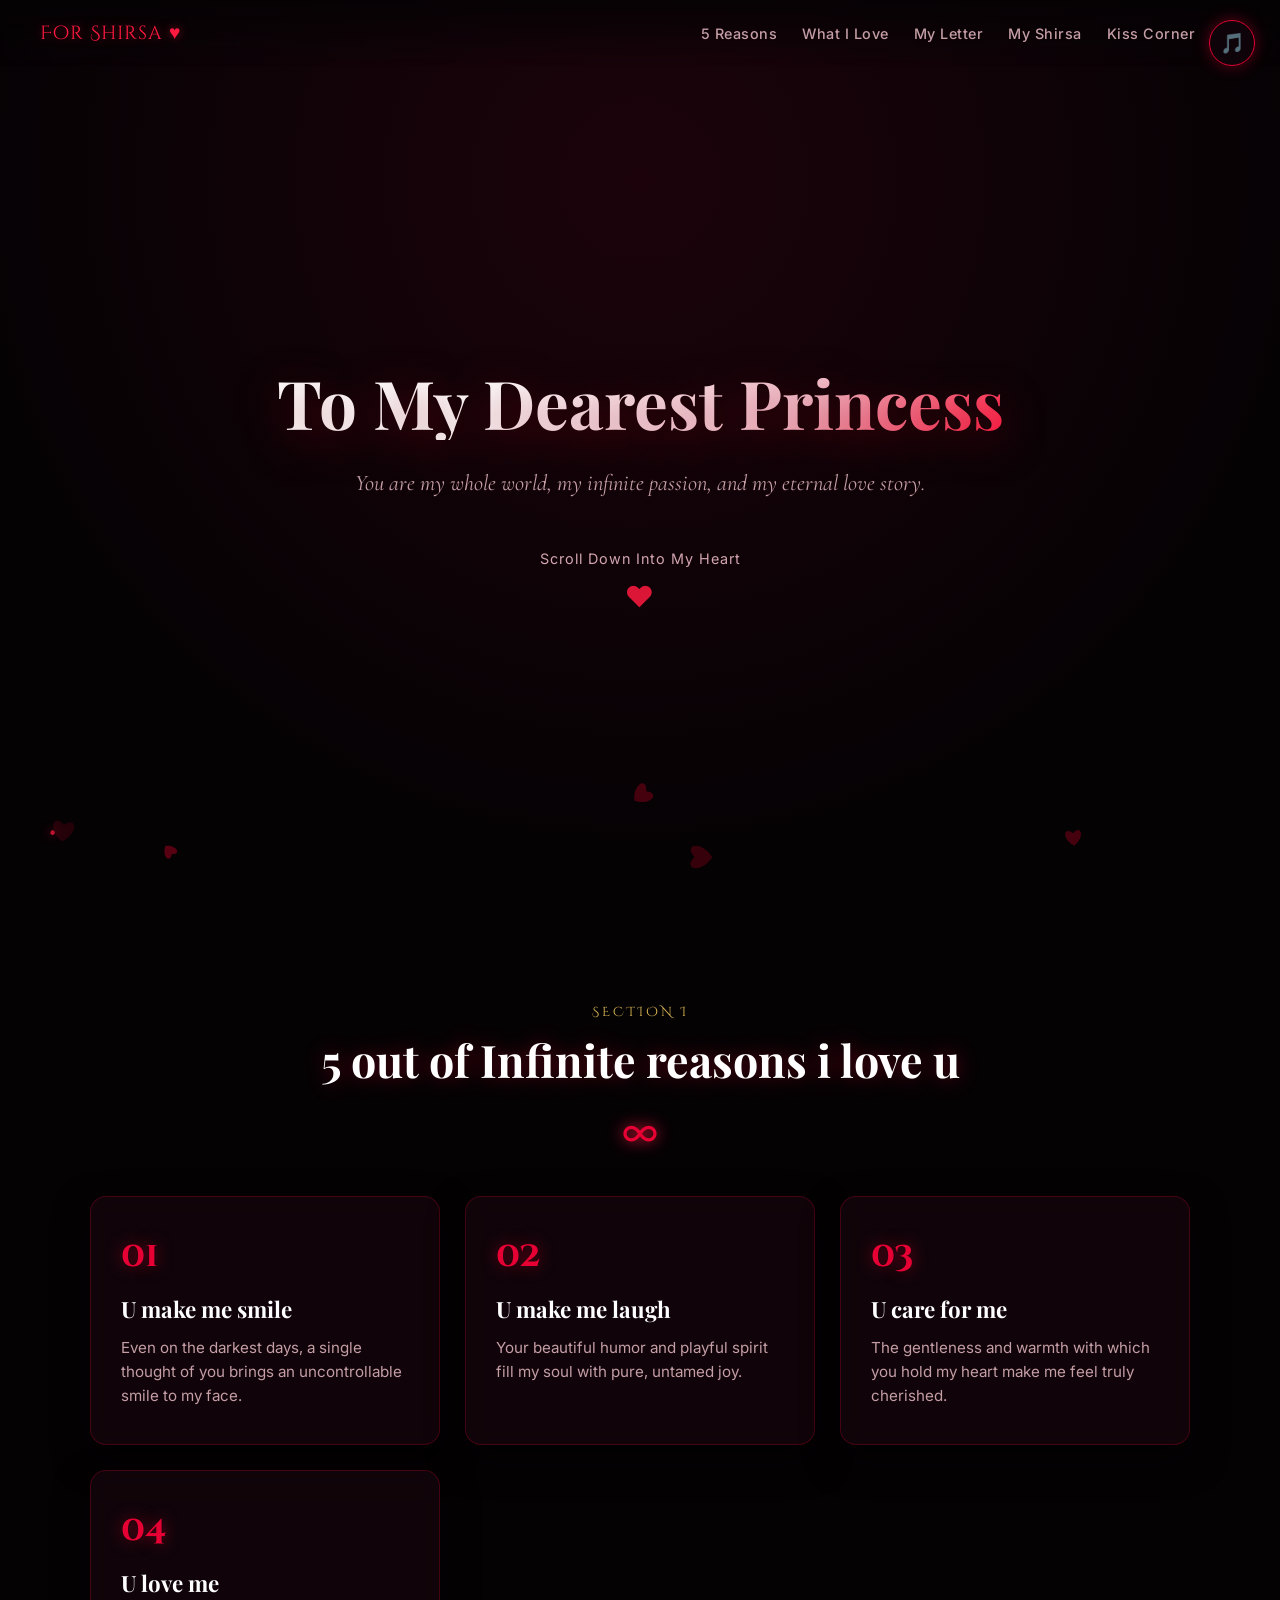
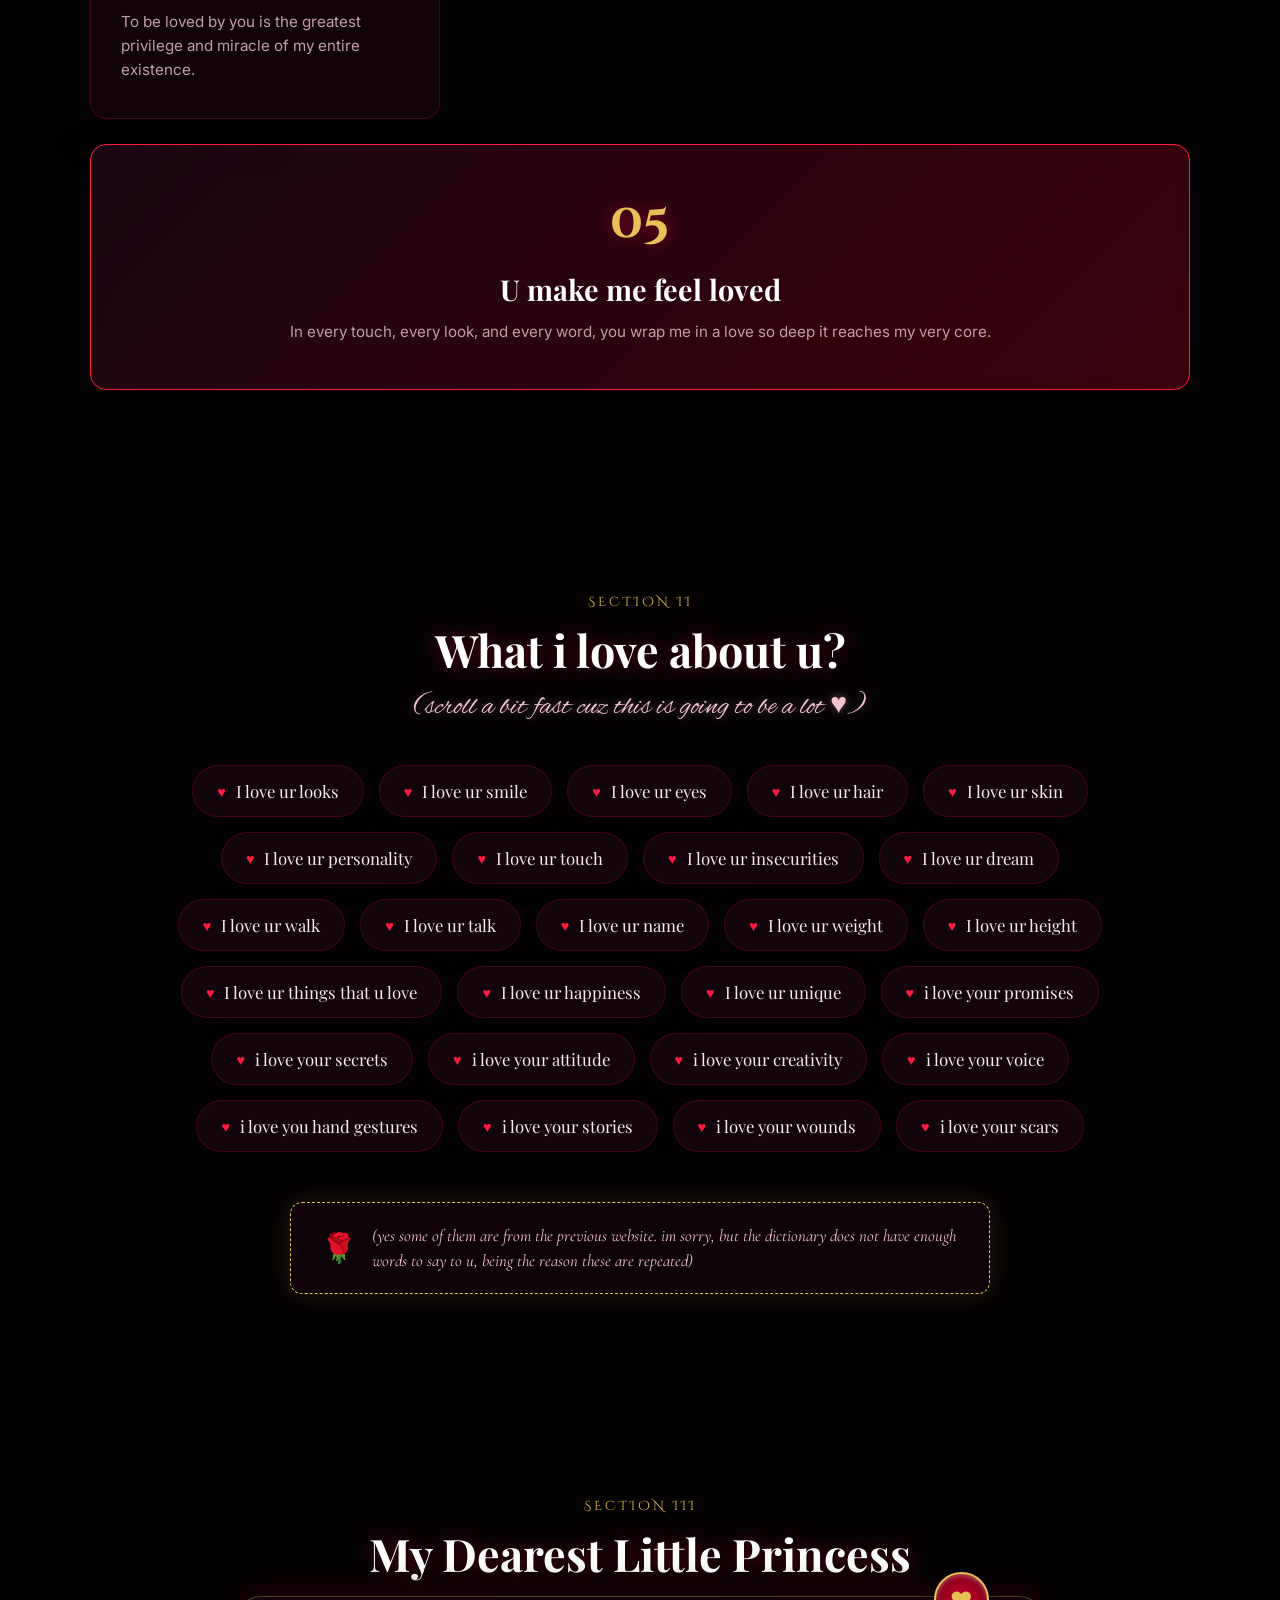
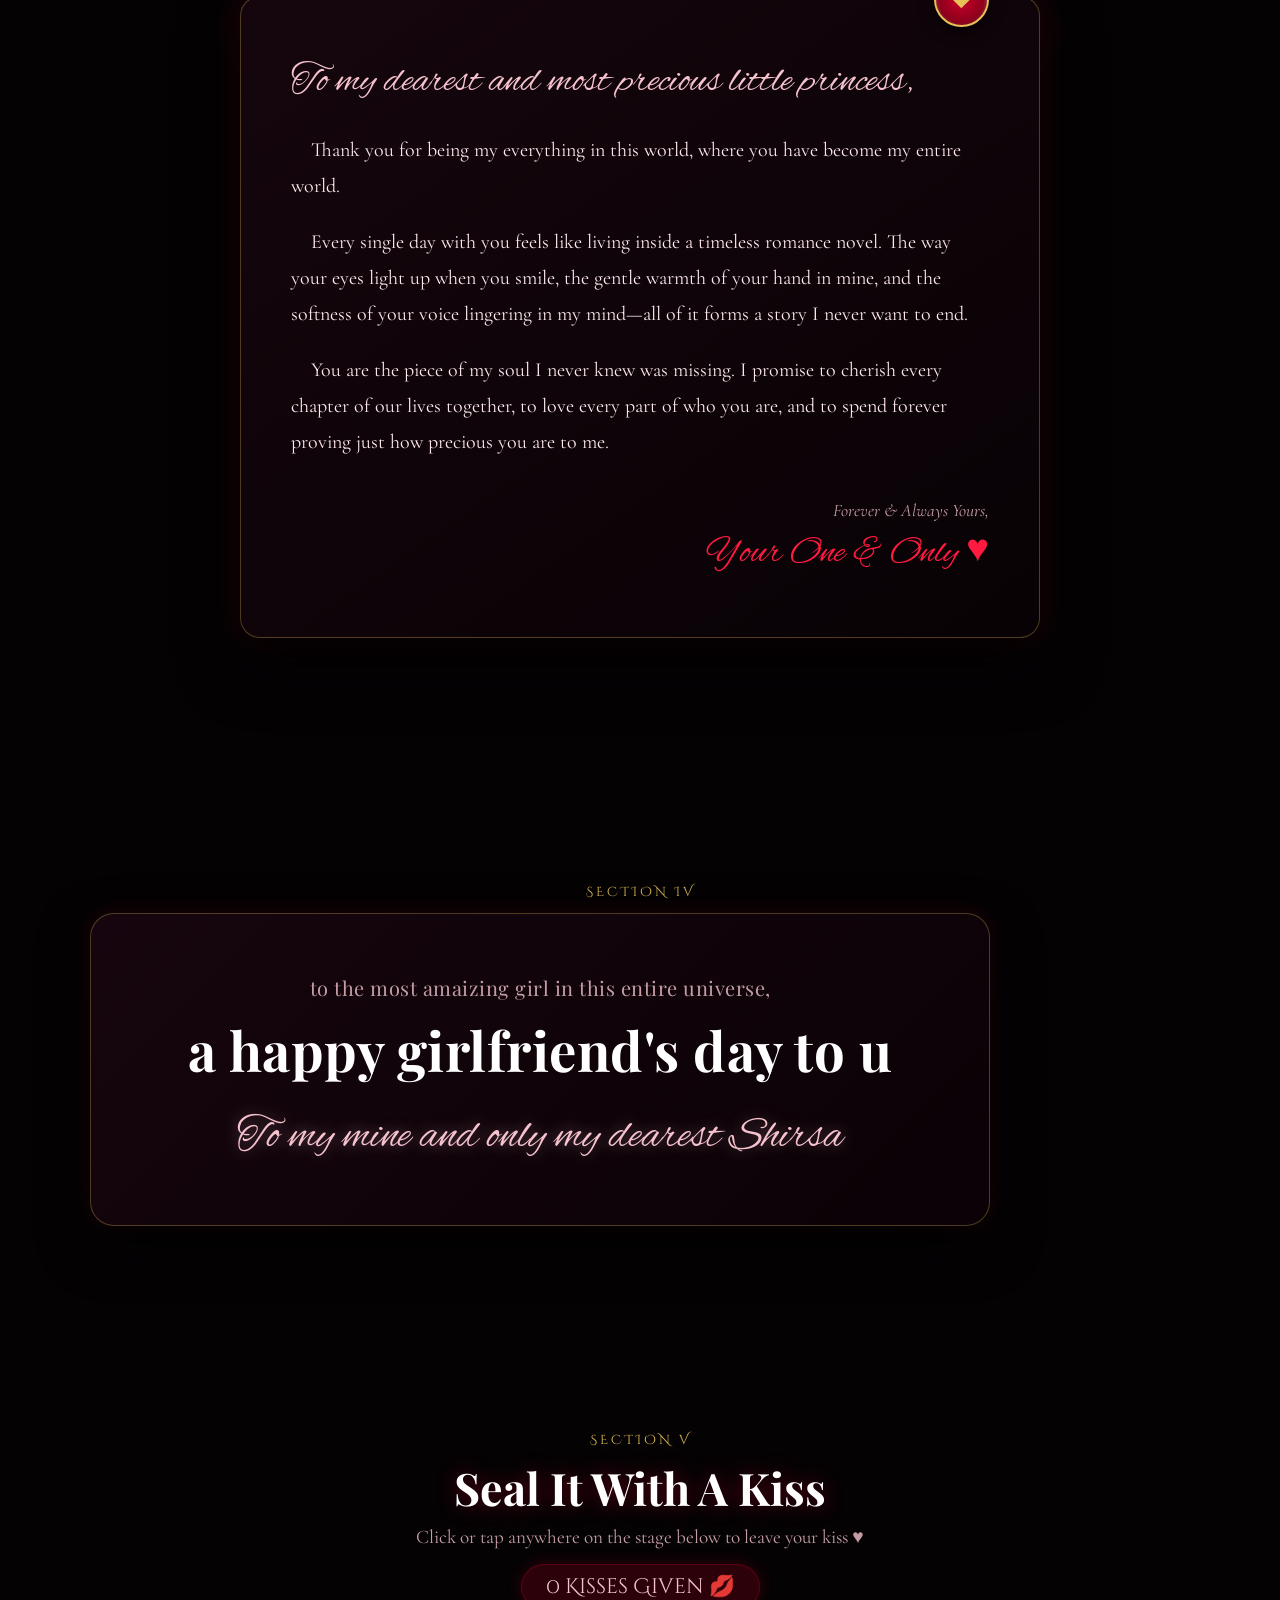
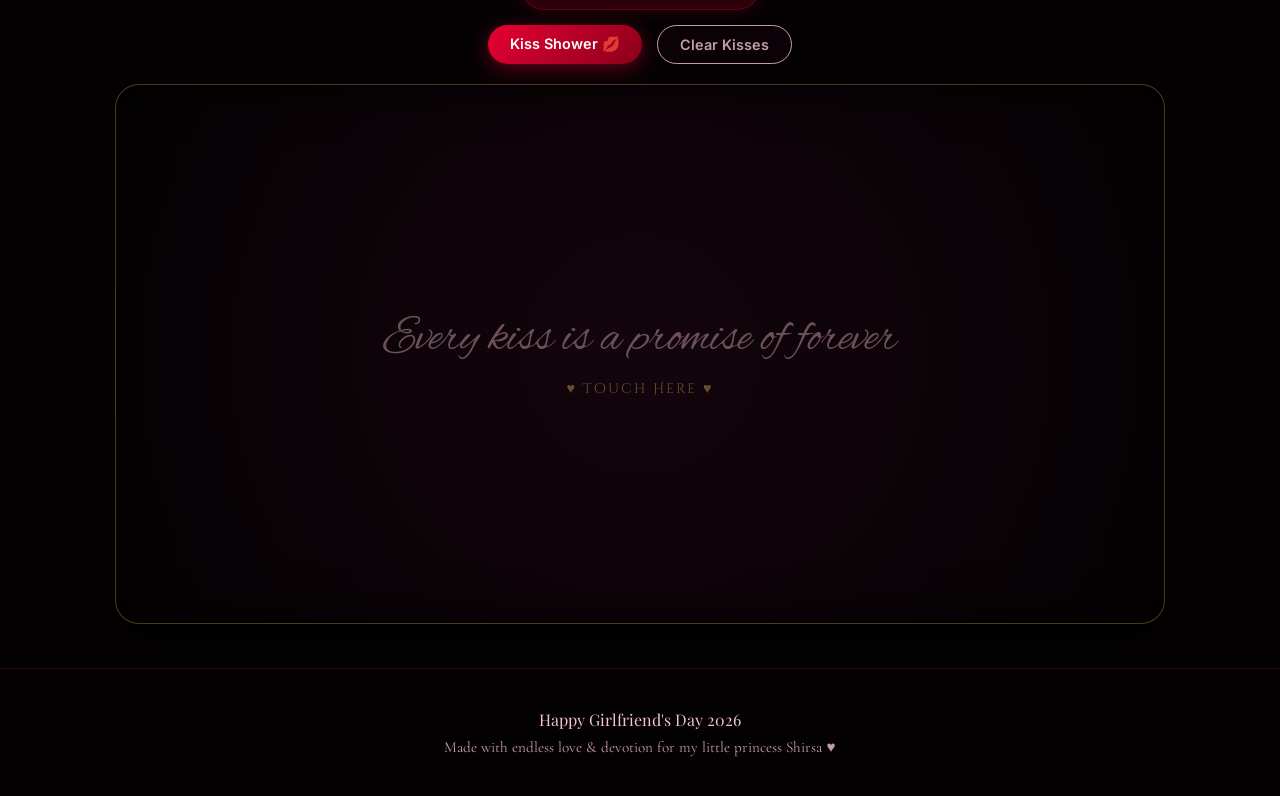
<file: index.html>
<!DOCTYPE html>
<html lang="en">

<head>
  <meta charset="UTF-8" />
  <meta name="viewport" content="width=device-width, initial-scale=1.0" />
  <title>To My Dearest Shirsa ♥</title>

  <!-- Fonts -->
  <link rel="preconnect" href="https://fonts.googleapis.com">
  <link rel="preconnect" href="https://fonts.gstatic.com" crossorigin>
  <link
    href="https://fonts.googleapis.com/css2?family=Alex+Brush&family=Cinzel+Decorative:wght@400;700;900&family=Cormorant+Garamond:ital,wght@0,400;0,600;0,700;1,400&family=Great+Vibes&family=Inter:wght@300;400;500;600;700&family=Playfair+Display:ital,wght@0,400;0,600;0,700;1,400;1,600&display=swap"
    rel="stylesheet">

  <link rel="stylesheet" href="style.css" />
</head>

<body>

  <!-- Background Music Audio Element with Autoplay -->
  <audio id="bgAudio"
    src="https://res.cloudinary.com/dua4rq2uc/video/upload/v1785568731/ricky_montgomery_-_line_without_a_hook_audio_edit_leutcr.mp3"
    autoplay preload="auto" loop></audio>

  <!-- Floating Background Canvas for Dark Petals & Glowing Embers -->
  <canvas id="bgCanvas"></canvas>

  <!-- Top Right Corner Music Control Button -->
  <div class="audio-control-bar">
    <button id="audioToggleBtn" class="audio-btn" title="Toggle Music">
      <span class="audio-icon">🎵</span>
    </button>
  </div>

  <!-- Smooth Navigation Header -->
  <header class="navbar">
    <div class="nav-brand">For Shirsa ♥</div>
    <nav class="nav-links">
      <a href="#reasons">5 Reasons</a>
      <a href="#what-i-love">What I Love</a>
      <a href="#letter">My Letter</a>
      <a href="#quote-section">My Shirsa</a>
      <a href="#kissSection">Kiss Corner</a>
    </nav>
  </header>

  <!-- Main Hero Section -->
  <section class="hero-section">
    <div class="hero-content">
      <h1 class="hero-title">To My Dearest Princess</h1>
      <p class="hero-subtitle">You are my whole world, my infinite passion, and my eternal love story.</p>

      <div class="scroll-indicator">
        <span>Scroll Down Into My Heart</span>
        <div class="heart-pulse">♥</div>
      </div>
    </div>
  </section>

  <!-- Section 1: 5 out of Infinite reasons i love u -->
  <section id="reasons" class="section section-reasons">
    <div class="section-container">
      <div class="section-header text-center">
        <span class="badge-tag">Section I</span>
        <h2 class="section-title">5 out of Infinite reasons i love u</h2>
        <div class="title-divider">
          <span class="infinity-symbol">∞</span>
        </div>
      </div>

      <div class="reasons-grid">
        <div class="reason-card" data-index="01">
          <div class="card-num">01</div>
          <div class="card-body">
            <h3>U make me smile</h3>
            <p>Even on the darkest days, a single thought of you brings an uncontrollable smile to my face.</p>
          </div>
          <div class="card-glow"></div>
        </div>

        <div class="reason-card" data-index="02">
          <div class="card-num">02</div>
          <div class="card-body">
            <h3>U make me laugh</h3>
            <p>Your beautiful humor and playful spirit fill my soul with pure, untamed joy.</p>
          </div>
          <div class="card-glow"></div>
        </div>

        <div class="reason-card" data-index="03">
          <div class="card-num">03</div>
          <div class="card-body">
            <h3>U care for me</h3>
            <p>The gentleness and warmth with which you hold my heart make me feel truly cherished.</p>
          </div>
          <div class="card-glow"></div>
        </div>

        <div class="reason-card" data-index="04">
          <div class="card-num">04</div>
          <div class="card-body">
            <h3>U love me</h3>
            <p>To be loved by you is the greatest privilege and miracle of my entire existence.</p>
          </div>
          <div class="card-glow"></div>
        </div>

        <div class="reason-card highlight-card" data-index="05">
          <div class="card-num">05</div>
          <div class="card-body">
            <h3>U make me feel loved</h3>
            <p>In every touch, every look, and every word, you wrap me in a love so deep it reaches my very core.</p>
          </div>
          <div class="card-glow"></div>
        </div>
      </div>
    </div>
  </section>

  <!-- Section 2: What i love about u? -->
  <section id="what-i-love" class="section section-love-list">
    <div class="section-container">
      <div class="section-header text-center">
        <span class="badge-tag">Section II</span>
        <h2 class="section-title">What i love about u?</h2>
        <p class="section-note">(scroll a bit fast cuz this is going to be a lot ♥)</p>
      </div>

      <div class="love-items-container" id="loveItemsContainer">
        <div class="love-chip"><span class="chip-heart">♥</span> I love ur looks</div>
        <div class="love-chip"><span class="chip-heart">♥</span> I love ur smile</div>
        <div class="love-chip"><span class="chip-heart">♥</span> I love ur eyes</div>
        <div class="love-chip"><span class="chip-heart">♥</span> I love ur hair</div>
        <div class="love-chip"><span class="chip-heart">♥</span> I love ur skin</div>
        <div class="love-chip"><span class="chip-heart">♥</span> I love ur personality</div>
        <div class="love-chip"><span class="chip-heart">♥</span> I love ur touch</div>
        <div class="love-chip"><span class="chip-heart">♥</span> I love ur insecurities</div>
        <div class="love-chip"><span class="chip-heart">♥</span> I love ur dream</div>
        <div class="love-chip"><span class="chip-heart">♥</span> I love ur walk</div>
        <div class="love-chip"><span class="chip-heart">♥</span> I love ur talk</div>
        <div class="love-chip"><span class="chip-heart">♥</span> I love ur name</div>
        <div class="love-chip"><span class="chip-heart">♥</span> I love ur weight</div>
        <div class="love-chip"><span class="chip-heart">♥</span> I love ur height</div>
        <div class="love-chip"><span class="chip-heart">♥</span> I love ur things that u love</div>
        <div class="love-chip"><span class="chip-heart">♥</span> I love ur happiness</div>
        <div class="love-chip"><span class="chip-heart">♥</span> I love ur unique</div>
        <div class="love-chip"><span class="chip-heart">♥</span> i love your promises</div>
        <div class="love-chip"><span class="chip-heart">♥</span> i love your secrets</div>
        <div class="love-chip"><span class="chip-heart">♥</span> i love your attitude</div>
        <div class="love-chip"><span class="chip-heart">♥</span> i love your creativity</div>
        <div class="love-chip"><span class="chip-heart">♥</span> i love your voice</div>
        <div class="love-chip"><span class="chip-heart">♥</span> i love you hand gestures</div>
        <div class="love-chip"><span class="chip-heart">♥</span> i love your stories</div>
        <div class="love-chip"><span class="chip-heart">♥</span> i love your wounds</div>
        <div class="love-chip"><span class="chip-heart">♥</span> i love your scars</div>
      </div>

      <div class="apology-note">
        <div class="apology-card">
          <span class="rose-icon">🌹</span>
          <p>(yes some of them are from the previous website. im sorry, but the dictionary does not have enough words to
            say to u, being the reason these are repeated)</p>
        </div>
      </div>
    </div>
  </section>

  <!-- Section 3: Romantic Letter -->
  <section id="letter" class="section section-letter">
    <div class="section-container">
      <div class="section-header text-center">
        <span class="badge-tag">Section III</span>
        <h2 class="section-title">My Dearest Little Princess</h2>
      </div>

      <div class="letter-card-wrapper">
        <div class="letter-card">
          <div class="wax-seal">
            <span class="seal-inner">♥</span>
          </div>

          <div class="letter-header">
            <p class="letter-salutation">To my dearest and most precious little princess,</p>
          </div>

          <div class="letter-body">
            <p>
              Thank you for being my everything in this world, where you have become my entire world.
            </p>
            <p>
              Every single day with you feels like living inside a timeless romance novel. The way your eyes light up
              when you smile, the gentle warmth of your hand in mine, and the softness of your voice lingering in my
              mind—all of it forms a story I never want to end.
            </p>
            <p>
              You are the piece of my soul I never knew was missing. I promise to cherish every chapter of our lives
              together, to love every part of who you are, and to spend forever proving just how precious you are to me.
            </p>
          </div>

          <div class="letter-footer">
            <p class="letter-signoff">Forever & Always Yours,</p>
            <p class="letter-signature">Your One & Only ♥</p>
          </div>
        </div>
      </div>
    </div>
  </section>

  <!-- Section 4: Romantic Dedicated Banner -->
  <section id="quote-section" class="section section-quote">
    <div class="section-container text-center">
      <span class="badge-tag">Section IV</span>
      <div class="quote-card">
        <p class="quote-small">to the most amaizing girl in this entire universe,</p>
        <h2 class="quote-big">a happy girlfriend's day to u</h2>
        <p class="quote-dedication">To my mine and only my dearest Shirsa</p>
      </div>
    </div>
  </section>

  <!-- Section 5: Kiss Section -->
  <section id="kissSection" class="section section-kiss">
    <div class="kiss-header">
      <span class="badge-tag">Section V</span>
      <h2 class="section-title">Seal It With A Kiss</h2>
      <p class="kiss-instruction">Click or tap anywhere on the stage below to leave your kiss ♥</p>

      <div class="kiss-counter">
        <span id="kissCountNum">0</span> Kisses Given 💋
      </div>

      <div class="kiss-actions">
        <button id="showerKissesBtn" class="kiss-btn shower-btn">Kiss Shower 💋</button>
        <button id="clearKissesBtn" class="kiss-btn clear-btn">Clear Kisses</button>
      </div>
    </div>

    <div id="kissStage" class="kiss-stage">
      <div class="kiss-stage-watermark">
        <p class="calligraphic-watermark">Every kiss is a promise of forever</p>
        <p class="click-hint">♥ Touch Here ♥</p>
      </div>
    </div>
  </section>

  <!-- Footer -->
  <footer class="footer">
    <p>Happy Girlfriend's Day 2026</p>
    <p class="footer-sub">Made with endless love & devotion for my little princess Shirsa ♥</p>
  </footer>

  <script src="script.js"></script>
</body>

</html>
</file>
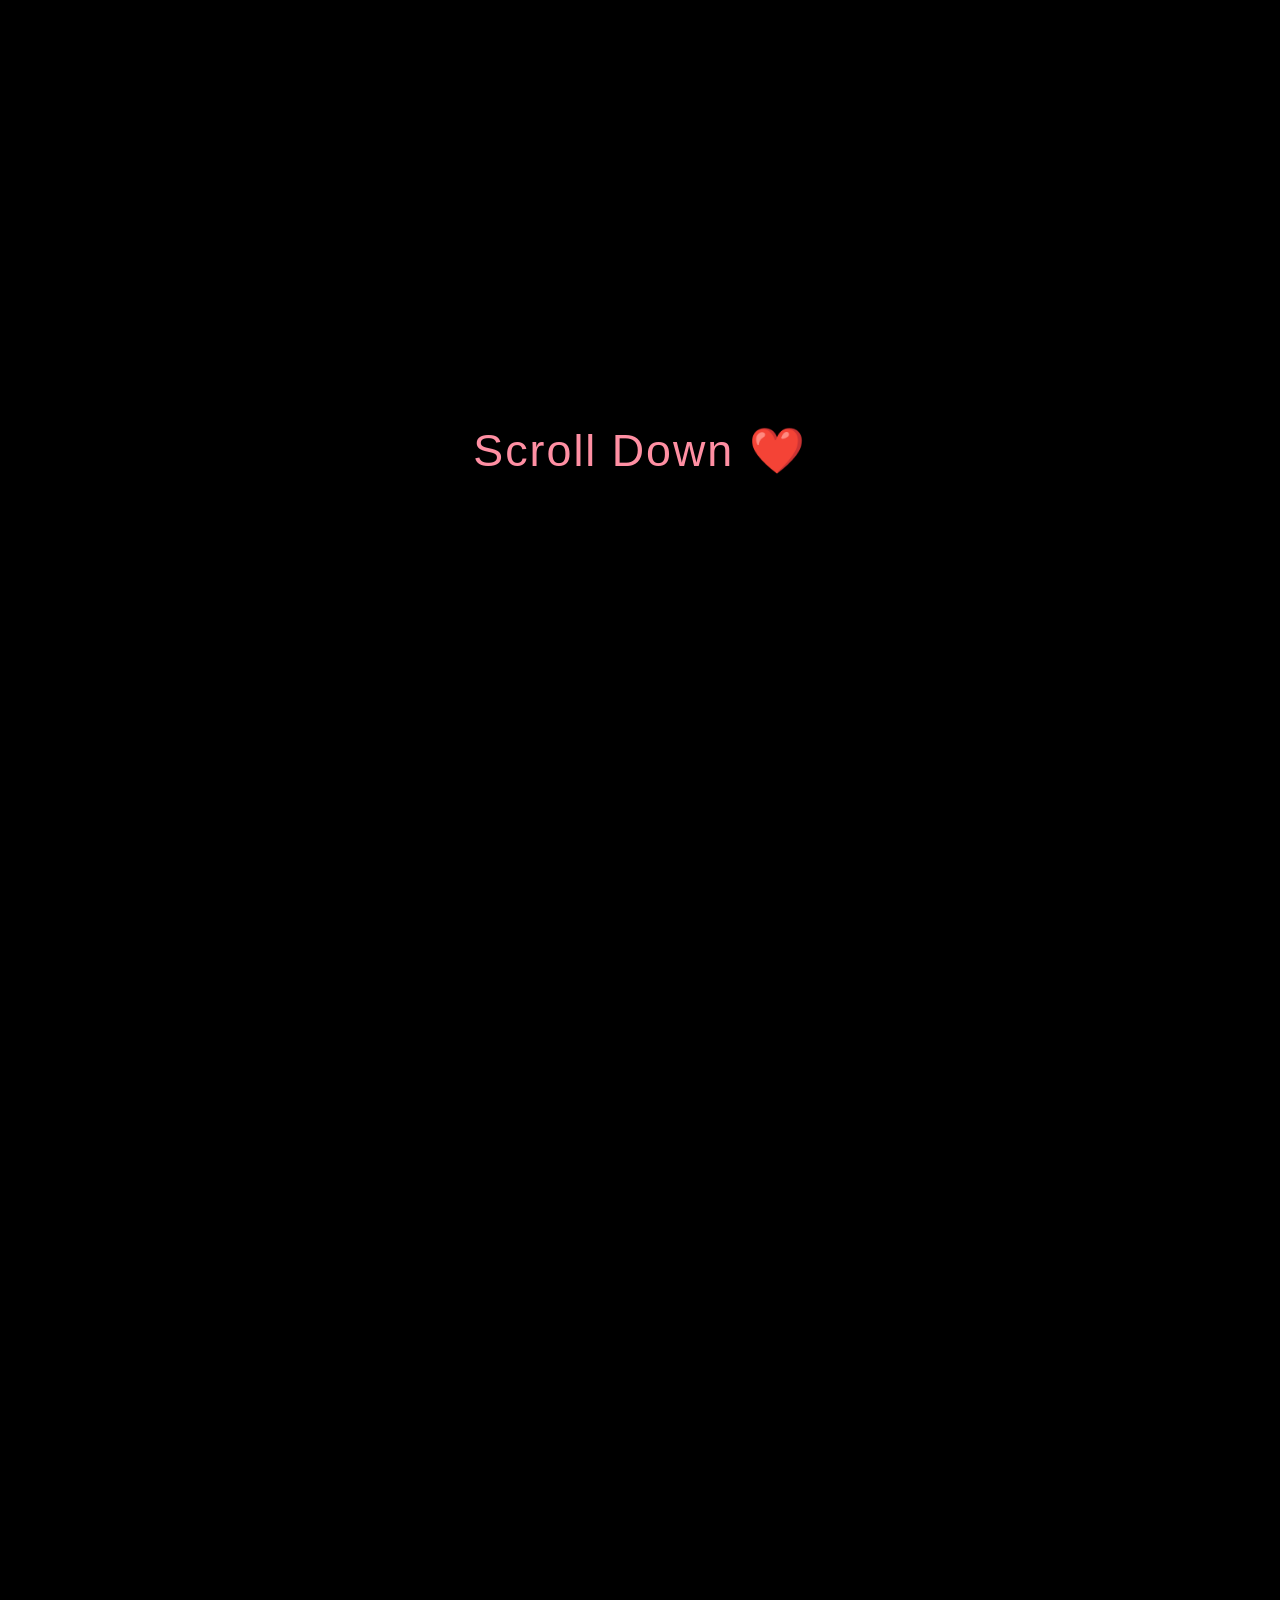
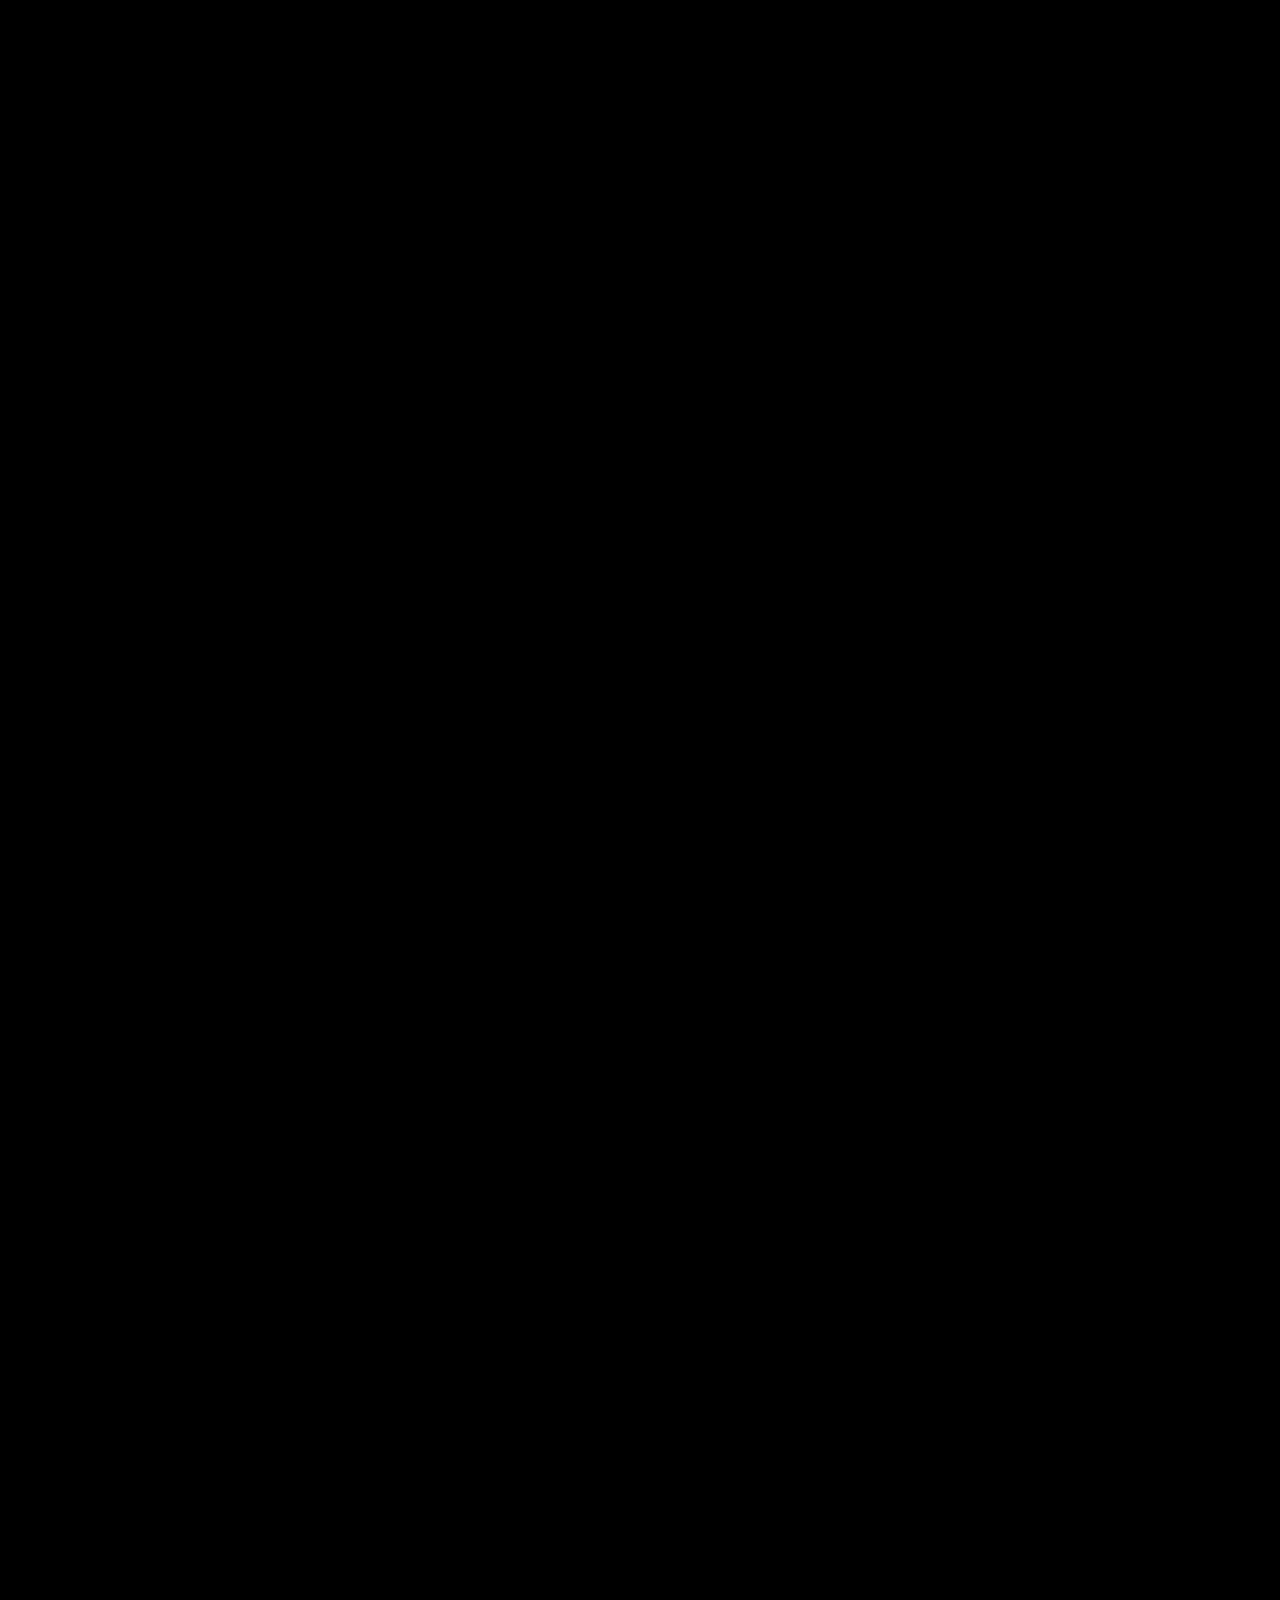
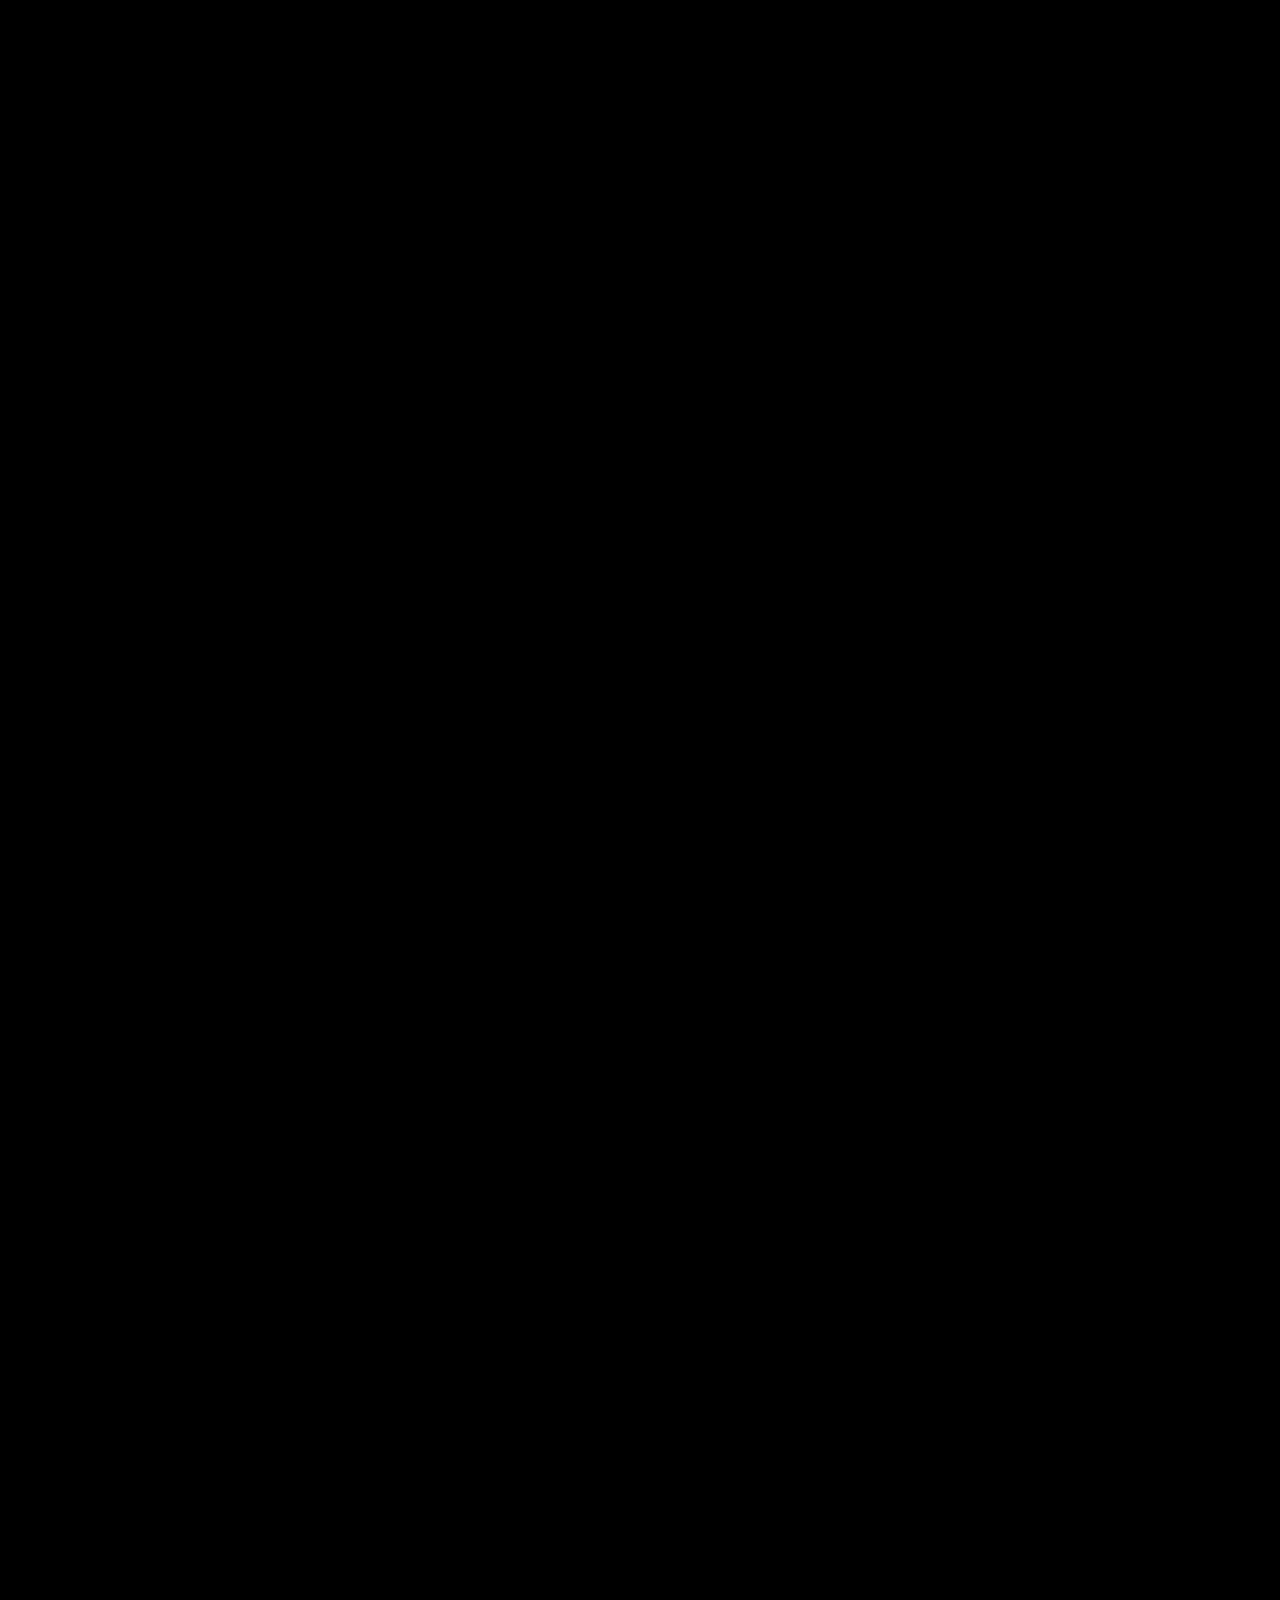
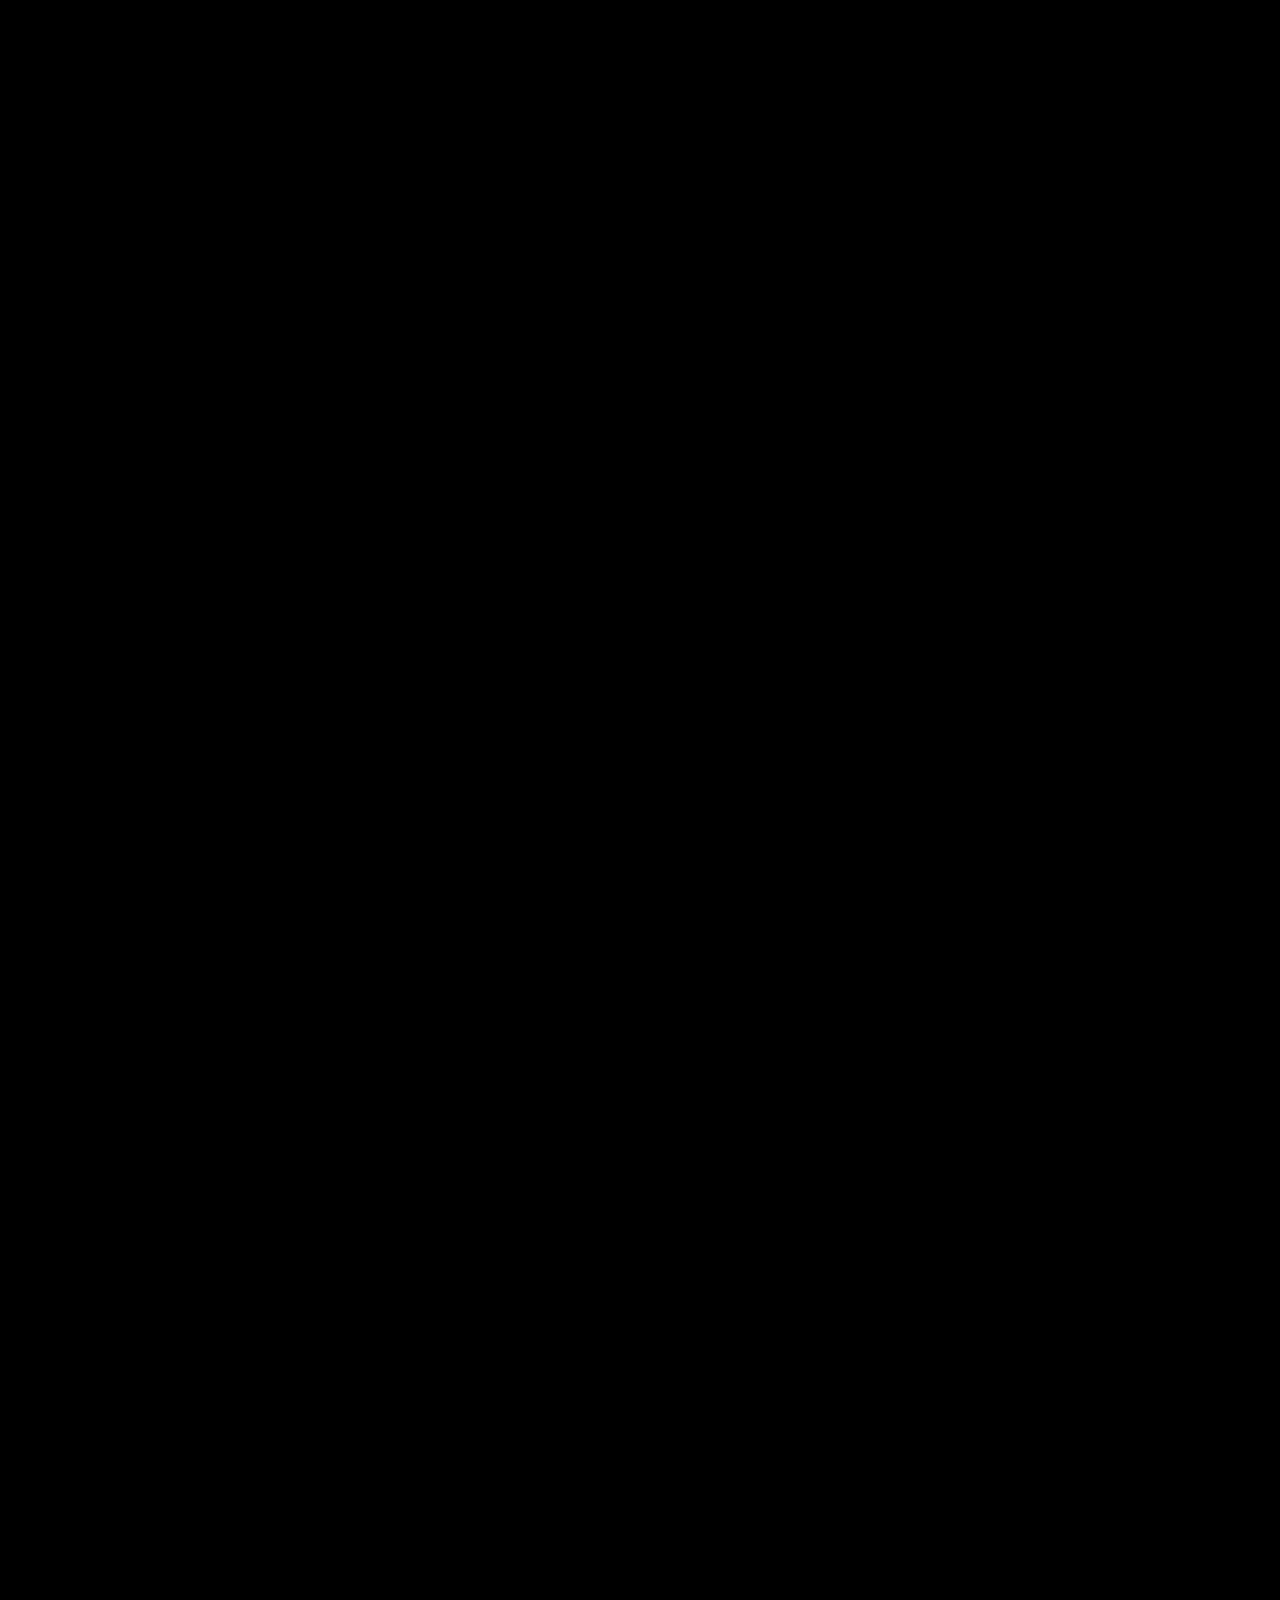
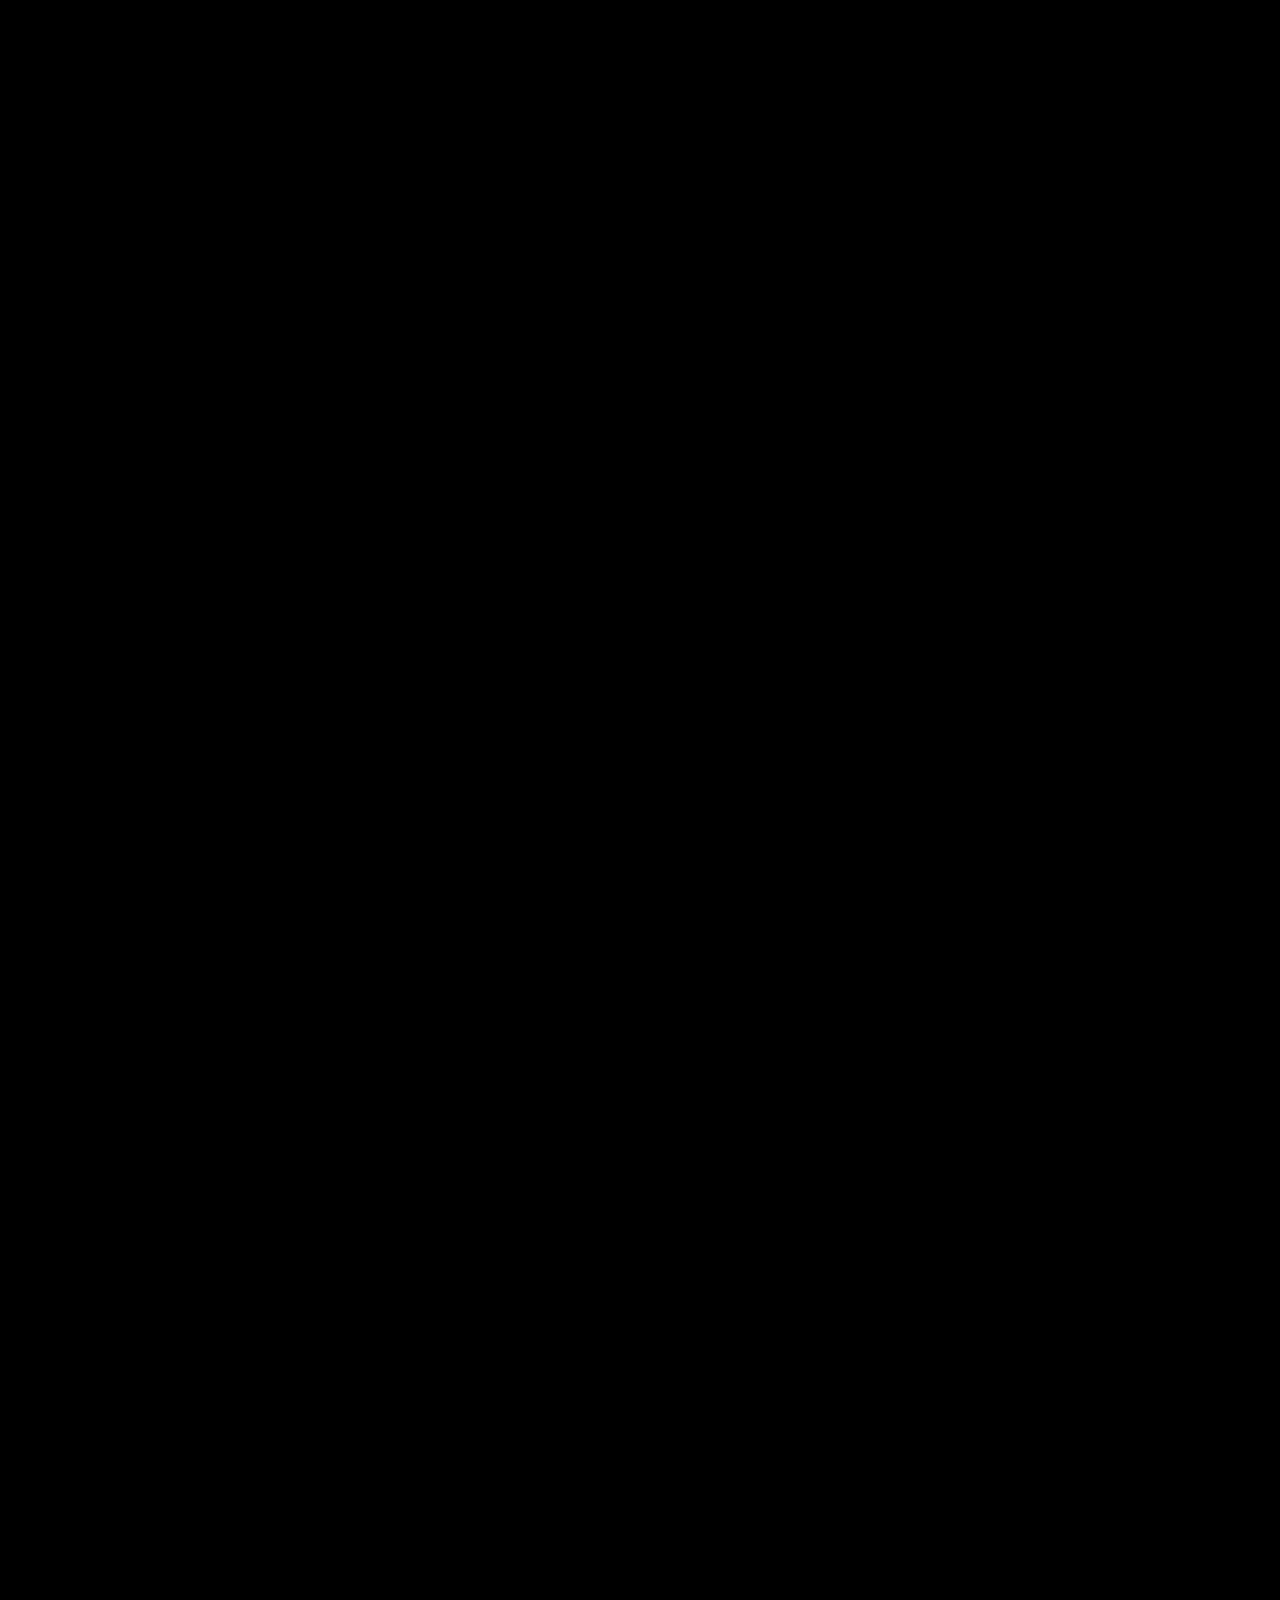
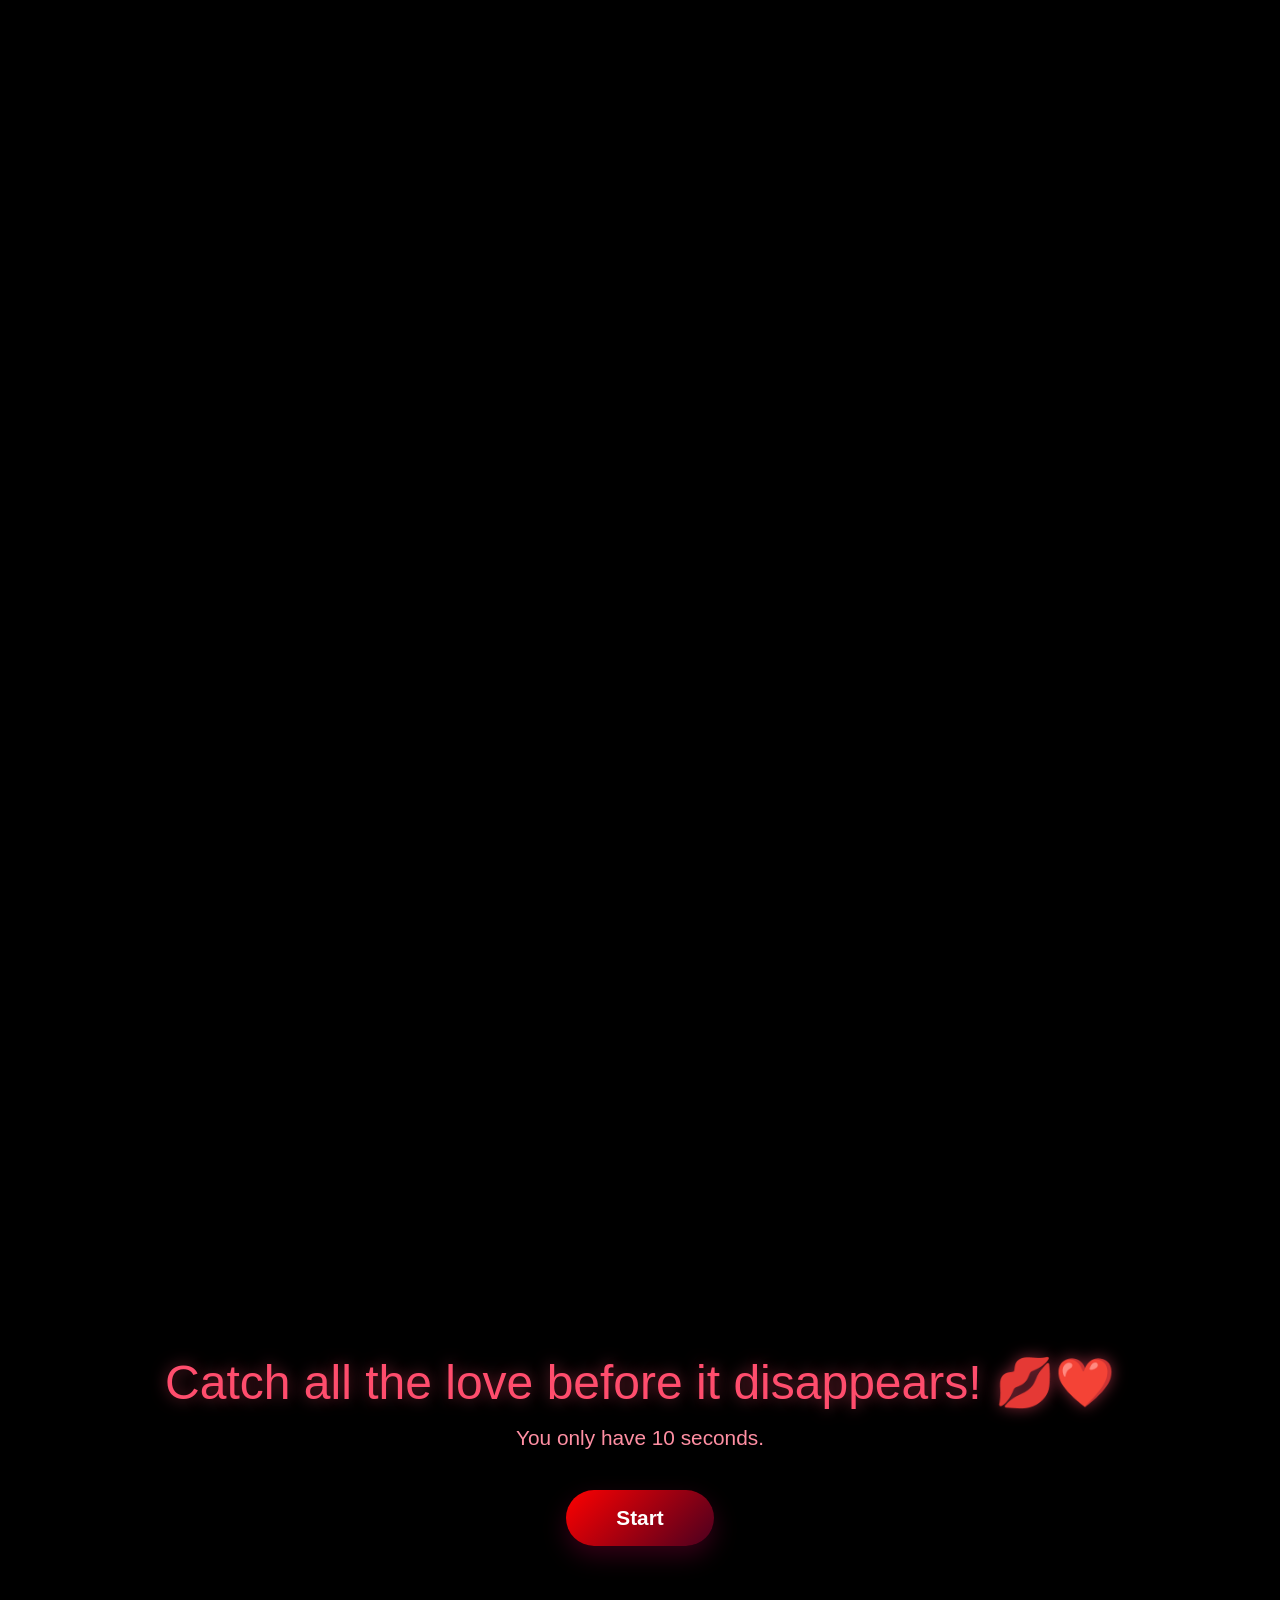
<file: day1.html>
<!DOCTYPE html>
<html lang="en">

<head>
    <meta charset="UTF-8">
    <meta name="viewport" content="width=device-width, initial-scale=1.0, maximum-scale=1.0, user-scalable=no">
    <title>For my Shirsa ❤️</title>
    <style>
        body {
            margin: 0;
            padding: 0;
            background-color: #000000;
            color: #ffffff;
            font-family: -apple-system, BlinkMacSystemFont, "Segoe UI", Roboto, Helvetica, Arial, sans-serif, "Apple Color Emoji", "Segoe UI Emoji", "Segoe UI Symbol";
            overflow-x: hidden;
            -webkit-tap-highlight-color: transparent;
        }

        .section {
            position: relative;
            width: 100%;
        }

        /* Section 1: Opening */
        #s1 {
            height: 100vh;
            display: flex;
            justify-content: center;
            align-items: center;
            position: fixed;
            top: 0;
            left: 0;
            right: 0;
            z-index: 100;
            pointer-events: none;
            background-color: #000000;
        }

        .scroll-text {
            font-size: 2.8rem;
            color: #FF8FA3;
            animation: pulse 2s infinite ease-in-out;
            letter-spacing: 2px;
        }

        @keyframes pulse {

            0%,
            100% {
                transform: scale(1);
                opacity: 0.7;
            }

            50% {
                transform: scale(1.05);
                opacity: 1;
            }
        }

        /* Section 2: Infinite Heart Bloom */
        #s2 {
            height: 1000vh;
            z-index: 1;
        }

        .sticky-container {
            position: sticky;
            top: 0;
            height: 100vh;
            overflow: hidden;
            background-color: #000000;
            display: flex;
            justify-content: center;
            align-items: center;
        }

        .scrub-heart {
            position: absolute;
            width: 80px;
            height: 75px;
            top: 50%;
            left: 50%;
            margin-left: -40px;
            margin-top: -37.5px;
            transform: scale(0);
            will-change: transform, opacity;
        }

        .parallax-particle {
            position: absolute;
            pointer-events: none;
            opacity: 0.6;
            z-index: 2;
            will-change: transform;
        }

        /* Section 3: Mini Love Game */
        #s3 {
            height: 100vh;
            background-color: #000000;
            display: flex;
            flex-direction: column;
            justify-content: center;
            align-items: center;
            z-index: 10;
            box-shadow: 0 -20px 50px rgba(0, 0, 0, 0.8);
        }

        .game-info {
            text-align: center;
            z-index: 20;
            padding: 0 20px;
        }

        .game-title {
            font-size: 3rem;
            color: #FF4D6D;
            margin-bottom: 15px;
            line-height: 1.2;
            text-shadow: 0 0 15px rgba(255, 77, 109, 0.5);
        }

        .game-subtitle {
            font-size: 1.3rem;
            color: #FF8FA3;
            margin-bottom: 40px;
            font-weight: 300;
        }

        .start-btn {
            background: linear-gradient(135deg, #FF0000, #4A001F);
            border: none;
            padding: 16px 50px;
            border-radius: 40px;
            color: white;
            font-size: 1.3rem;
            font-weight: 600;
            cursor: pointer;
            box-shadow: 0 10px 25px rgba(74, 0, 31, 0.7);
            transition: transform 0.2s cubic-bezier(0.175, 0.885, 0.32, 1.275), box-shadow 0.2s;
            -webkit-tap-highlight-color: transparent;
        }

        .start-btn:active {
            transform: scale(0.92);
            box-shadow: 0 5px 15px rgba(74, 0, 31, 0.7);
        }

        .game-area {
            position: absolute;
            top: 0;
            left: 0;
            width: 100%;
            height: 100%;
            overflow: hidden;
            pointer-events: none;
        }

        .game-ui {
            position: absolute;
            top: 40px;
            left: 30px;
            right: 30px;
            display: flex;
            justify-content: space-between;
            font-size: 1.6rem;
            font-weight: 600;
            color: #FF8FA3;
            z-index: 20;
        }

        .emoji-target {
            position: absolute;
            font-size: 50px;
            pointer-events: auto;
            cursor: pointer;
            user-select: none;
            transform: translate(-50%, -50%) scale(0);
            animation: targetPop 0.8s cubic-bezier(0.175, 0.885, 0.32, 1.275) forwards;
            filter: drop-shadow(0 0 15px rgba(255, 77, 109, 0.6));
        }

        @keyframes targetPop {
            0% {
                transform: translate(-50%, -50%) scale(0);
            }

            20% {
                transform: translate(-50%, -50%) scale(1.2);
            }

            35% {
                transform: translate(-50%, -50%) scale(1);
            }

            80% {
                transform: translate(-50%, -50%) scale(1);
                opacity: 1;
            }

            100% {
                transform: translate(-50%, -50%) scale(0);
                opacity: 0;
            }
        }

        .burst-particle {
            position: fixed;
            font-size: 24px;
            pointer-events: none;
            z-index: 9999;
            animation: burstAnim 0.6s cubic-bezier(0.1, 0.8, 0.3, 1) forwards;
            transform: translate(-50%, -50%);
        }

        @keyframes burstAnim {
            0% {
                transform: translate(-50%, -50%) scale(1);
                opacity: 1;
            }

            100% {
                transform: translate(calc(-50% + var(--dx)), calc(-50% + var(--dy))) scale(0);
                opacity: 0;
            }
        }

        .game-over {
            text-align: center;
            z-index: 20;
            padding: 40px 30px;
            animation: fadeIn 0.6s cubic-bezier(0.175, 0.885, 0.32, 1.275) forwards;
        }

        @keyframes fadeIn {
            from {
                opacity: 0;
                transform: scale(0.8);
            }

            to {
                opacity: 1;
                transform: scale(1);
            }
        }

        .game-over h2 {
            margin: 0 0 10px 0;
            color: #FF8FA3;
            font-weight: 300;
        }

        .game-over h1 {
            margin: 0 0 20px 0;
            font-size: 2.8rem;
            color: #FF0000;
        }

        .game-over p {
            color: #ffb3c1;
            font-size: 1rem;
            font-weight: 300;
        }

        /* Section 4: Kiss Debt */
        #s4 {
            height: 100vh;
            background-color: #020001;
            display: none;
            justify-content: center;
            align-items: center;
            z-index: 10;
        }

        .kiss-card {
            padding: 60px 40px;
            text-align: center;
            transform: translateY(100px);
            opacity: 0;
            transition: transform 1.2s cubic-bezier(0.175, 0.885, 0.32, 1.275), opacity 1.2s ease;
        }

        .kiss-card.visible {
            transform: translateY(0);
            opacity: 1;
        }

        .kiss-number {
            font-size: 8rem;
            font-weight: 700;
            color: #FF0000;
            margin-bottom: 20px;
            line-height: 1;
            transition: transform 0.4s cubic-bezier(0.175, 0.885, 0.32, 1.275);
            will-change: transform;
        }

        .kiss-text {
            font-size: 1.8rem;
            color: #ffe6ea;
            font-weight: 300;
        }

        .kiss-text span {
            font-weight: 600;
            color: #FF8FA3;
        }

        /* Section 5: Final Letter */
        #s5 {
            min-height: 150vh;
            background: linear-gradient(to bottom, #020001, #000000);
            display: none;
            flex-direction: column;
            justify-content: center;
            align-items: center;
            padding: 80px 25px;
            z-index: 10;
            position: relative;
            overflow: hidden;
        }

        .letter-container {
            max-width: 550px;
            width: 100%;
            padding: 0 20px;
            box-sizing: border-box;
            z-index: 2;
            display: flex;
            flex-direction: column;
            align-items: center;
        }

        .typewriter-text {
            font-size: clamp(1.2rem, 5vw, 1.8rem);
            line-height: 1.6;
            color: #fff0f2;
            text-align: center;
        }

        .cursor {
            display: inline-block;
            width: 3px;
            height: clamp(1.2rem, 5vw, 1.8rem);
            background-color: #FF8FA3;
            animation: blink 1s infinite;
            vertical-align: text-bottom;
            margin-left: 6px;
            border-radius: 2px;
        }

        @keyframes blink {

            0%,
            100% {
                opacity: 1;
            }

            50% {
                opacity: 0;
            }
        }

        .footer-text {
            margin-top: 60px;
            text-align: center;
            font-size: clamp(0.9rem, 3.5vw, 1.2rem);
            color: #FF8FA3;
            opacity: 0;
            transition: opacity 3s ease;
            font-weight: 300;
        }

        .final-heart {
            font-size: 4rem;
            color: #4A001F;
            margin-top: 30px;
            animation: heartbeat 1.5s infinite;
            display: inline-block;
            will-change: transform;
        }

        @keyframes heartbeat {

            0%,
            100% {
                transform: scale(1);
            }

            15% {
                transform: scale(1.15);
            }

            30% {
                transform: scale(1);
            }

            45% {
                transform: scale(1.15);
            }
        }

        .falling-particle {
            position: absolute;
            top: -50px;
            color: #FF8FA3;
            pointer-events: none;
            animation: fall linear forwards;
            opacity: 0;
            z-index: 1;
        }

        @keyframes fall {
            0% {
                transform: translateY(0) rotate(0deg);
                opacity: 0;
            }

            10% {
                opacity: 0.7;
            }

            80% {
                opacity: 0.7;
            }

            100% {
                transform: translateY(160vh) rotate(360deg);
                opacity: 0;
            }
        }
    </style>
</head>

<body>

    <!-- Section 1 -->
    <div id="s1" class="section">
        <div class="scroll-text">Scroll Down ❤️</div>
    </div>

    <!-- Section 2 -->
    <div id="s2" class="section">
        <div class="sticky-container">
            <div id="heart-container" style="position:absolute; width:100%; height:100%; z-index:1;"></div>
            <div id="particles-container"
                style="position:absolute; width:100%; height:100%; z-index:2; overflow:hidden;"></div>
        </div>
    </div>

    <!-- Section 3 -->
    <div id="s3" class="section">
        <div class="game-info">
            <div class="game-title">Catch all the love before it disappears! 💋❤️</div>
            <div class="game-subtitle">You only have 10 seconds.</div>
            <button class="start-btn" id="start-btn">Start</button>
        </div>
        <div class="game-area" id="game-area"></div>
        <div class="game-ui" id="game-ui" style="display: none;">
            <div id="score-counter">0</div>
            <div id="time-counter">10s</div>
        </div>
        <div class="game-over" id="game-over" style="display: none;">
            <h2>Time's Up!</h2>
            <h1 id="final-score-text">You caught 0 loves ❤️</h1>
            <p>Scroll down to continue...</p>
        </div>
    </div>

    <!-- Section 4 -->
    <div id="s4" class="section">
        <div class="kiss-card">
            <div class="kiss-number" id="kiss-number">0</div>
            <div class="kiss-text">You have to give me <span id="kiss-number-inline">0</span> kisses 💋</div>
        </div>
    </div>

    <!-- Section 5 -->
    <div id="s5" class="section">
        <div class="letter-container">
            <div class="typewriter-text" id="typewriter-text"></div>
            <div class="footer-text">
                Made with love by urs forever ❤️<br>
                <div class="final-heart">❤️</div>
            </div>
        </div>
    </div>

    <script>
        // --- Section 2: Heart Bloom Initialization ---
        const heartColors = ['#4A001F', '#FF0000', '#FF4D6D', '#FF8FA3', '#FF4D6D', '#FF0000'];
        const numHearts = 35; // Number of hearts for a long sequence
        const heartContainer = document.getElementById('heart-container');

        for (let i = 0; i < numHearts; i++) {
            const h = document.createElement('div');
            h.className = 'scrub-heart';

            // Last heart is pure black to transition into the next section
            let color = (i === numHearts - 1) ? '#000000' : heartColors[i % heartColors.length];
            h.style.color = color;

            h.innerHTML = `<svg width="100%" height="100%" viewBox="0 0 32 29.6"><path fill="currentColor" d="M23.6,0c-3.4,0-6.3,2.7-7.6,5.6C14.7,2.7,11.8,0,8.4,0C3.8,0,0,3.8,0,8.4c0,9.4,9.5,11.9,16,21.2c6.1-9.3,16-12.1,16-21.2C32,3.8,28.2,0,23.6,0z"/></svg>`;
            heartContainer.appendChild(h);
        }

        // Parallax Particles Initialization
        const particleContainer = document.getElementById('particles-container');
        for (let i = 0; i < 30; i++) {
            const p = document.createElement('div');
            p.className = 'parallax-particle';
            p.innerText = ['❤️', '✨', '💖'][Math.floor(Math.random() * 3)];
            p.style.left = (Math.random() * 100) + 'vw';
            p.style.top = (Math.random() * 100) + 'vh';
            const depth = 0.5 + Math.random() * 2;
            p.setAttribute('data-depth', depth);
            p.style.fontSize = (10 + Math.random() * 15) + 'px';
            particleContainer.appendChild(p);
        }

        // --- Scroll Setup, Fade Out, and Heart Scrubbing ---
        const s1 = document.getElementById('s1');
        const s2 = document.getElementById('s2');
        const hearts = document.querySelectorAll('.scrub-heart');
        const particles = document.querySelectorAll('.parallax-particle');

        let ticking = false;

        function updateScrollEffects() {
            const scrollY = window.scrollY;

            // Fade out Section 1
            let opacity = 1 - (scrollY / 250);
            s1.style.opacity = Math.max(0, opacity);
            if (scrollY > 300) {
                s1.style.pointerEvents = 'none';
            } else {
                s1.style.pointerEvents = 'auto';
            }

            // Scrub Hearts
            const totalScroll = s2.offsetHeight - window.innerHeight;
            let progress = scrollY / totalScroll;
            if (progress < 0) progress = 0;

            hearts.forEach((h, i) => {
                const startP = i * 0.022; // 35 hearts * 0.022 = 0.77 max start progress
                if (progress < startP) {
                    h.style.transform = `scale(0)`;
                    h.style.opacity = 0;
                } else {
                    const localP = progress - startP;
                    let scale = localP * 450; // Reaches scale ~100 nicely before progress 1
                    h.style.transform = `translate3d(0, 0, 0) scale(${scale})`;
                    h.style.opacity = 1;
                }
            });

            // Parallax Particles
            particles.forEach(p => {
                const depth = parseFloat(p.getAttribute('data-depth'));
                let y = - (scrollY * depth) % (window.innerHeight + 100);
                p.style.transform = `translate3d(0, ${y}px, 0)`;
            });

            ticking = false;
        }

        window.addEventListener('scroll', () => {
            if (!ticking) {
                window.requestAnimationFrame(updateScrollEffects);
                ticking = true;
            }
        });

        // Initial call
        updateScrollEffects();

        // --- Section 3: Mini Love Game ---
        let gameScore = 0;
        let gameTimer = 10;
        let gameInterval;
        let spawnInterval;
        window.globalScore = 0;

        const startBtn = document.getElementById('start-btn');
        const gameUi = document.getElementById('game-ui');
        const gameArea = document.getElementById('game-area');
        const gameOver = document.getElementById('game-over');
        const scoreCounter = document.getElementById('score-counter');
        const timeCounter = document.getElementById('time-counter');
        const finalScoreText = document.getElementById('final-score-text');

        startBtn.addEventListener('click', () => {
            document.querySelector('.game-info').style.display = 'none';
            gameUi.style.display = 'flex';
            gameScore = 0;
            gameTimer = 10;
            scoreCounter.innerText = gameScore;
            timeCounter.innerText = gameTimer + 's';

            gameInterval = setInterval(() => {
                gameTimer--;
                timeCounter.innerText = gameTimer + 's';
                if (gameTimer <= 0) endGame();
            }, 1000);

            spawnInterval = setInterval(spawnEmoji, 350);
        });

        function spawnEmoji() {
            const emojis = ['❤️', '💋', '❤️', '💕', '💋'];
            const el = document.createElement('div');
            el.className = 'emoji-target';
            el.innerText = emojis[Math.floor(Math.random() * emojis.length)];

            const x = 15 + Math.random() * 70;
            const y = 15 + Math.random() * 70;
            el.style.left = x + '%';
            el.style.top = y + '%';

            const handleTap = (e) => {
                e.preventDefault();
                if (!el.parentElement) return;

                if (navigator.vibrate) {
                    try { navigator.vibrate(40); } catch (err) { }
                }

                gameScore++;
                scoreCounter.innerText = gameScore;
                window.globalScore = gameScore;

                let clientX, clientY;
                if (e.touches && e.touches.length > 0) {
                    clientX = e.touches[0].clientX;
                    clientY = e.touches[0].clientY;
                } else {
                    clientX = e.clientX;
                    clientY = e.clientY;
                }
                createBurst(clientX, clientY);
                el.remove();
            };

            el.addEventListener('touchstart', handleTap, { passive: false });
            el.addEventListener('mousedown', handleTap);

            gameArea.appendChild(el);

            setTimeout(() => {
                if (el.parentElement) el.remove();
            }, 800);
        }

        function createBurst(x, y) {
            for (let i = 0; i < 7; i++) {
                const p = document.createElement('div');
                p.innerText = ['❤️', '💋', '✨'][Math.floor(Math.random() * 3)];
                p.className = 'burst-particle';
                p.style.left = x + 'px';
                p.style.top = y + 'px';
                p.style.setProperty('--dx', ((Math.random() - 0.5) * 160) + 'px');
                p.style.setProperty('--dy', ((Math.random() - 0.5) * 160) + 'px');
                document.body.appendChild(p);
                setTimeout(() => { if (p.parentElement) p.remove(); }, 600);
            }
        }

        function endGame() {
            clearInterval(gameInterval);
            clearInterval(spawnInterval);
            gameArea.innerHTML = '';
            gameUi.style.display = 'none';
            gameOver.style.display = 'block';
            finalScoreText.innerText = `You caught ${gameScore} loves ❤️`;

            document.getElementById('s4').style.display = 'flex';
            document.getElementById('s5').style.display = 'flex';
        }

        // --- Section 4: Kiss Debt Animation ---
        function animateKissDebt() {
            const target = window.globalScore || 0;
            const card = document.querySelector('.kiss-card');
            card.classList.add('visible');

            const numEl = document.getElementById('kiss-number');
            const numInline = document.getElementById('kiss-number-inline');

            if (target === 0) {
                numEl.innerText = 0;
                numInline.innerText = 0;
                return;
            }

            let current = 0;
            const duration = 1800; // ms
            const intervalTime = 30;
            const increment = target / (duration / intervalTime);

            const timer = setInterval(() => {
                current += increment;
                if (current >= target) {
                    current = target;
                    clearInterval(timer);
                    numEl.style.transform = 'scale(1.25)';
                    setTimeout(() => numEl.style.transform = 'scale(1)', 300);
                }
                const val = Math.round(current);
                numEl.innerText = val;
                numInline.innerText = val;
            }, intervalTime);
        }

        // --- Section 5: Typewriter Letter ---
        function typeLetter() {
            const text = "To my dearest Shirsa,\n\nEvery scroll brought u through little pieces of my heart.\nEvery heart, every kiss, every tiny animation was made for you.\n\nNo mattr how many hearts appeared,\ntheres still one more inside me waiting to bloom whenever I see you smile.\n\nFor my Shirsa ❤️";
            const container = document.getElementById('typewriter-text');
            let i = 0;

            container.innerHTML = '<span class="cursor"></span>';
            const cursor = container.querySelector('.cursor');

            function type() {
                if (i < text.length) {
                    const char = text.charAt(i);
                    const span = document.createElement('span');
                    if (char === '\n') {
                        span.innerHTML = '<br>';
                    } else {
                        span.innerText = char;
                    }
                    container.insertBefore(span, cursor);
                    i++;
                    setTimeout(type, 35 + Math.random() * 40); // Natural random typing speed
                } else {
                    setTimeout(() => {
                        document.querySelector('.footer-text').style.opacity = 1;
                    }, 1200);
                }
            }
            setTimeout(type, 1000); // Initial delay
        }

        function startFallingParticles() {
            const container = document.getElementById('s5');
            setInterval(() => {
                const p = document.createElement('div');
                p.className = 'falling-particle';
                p.innerText = ['❤️', '💕', '💗'][Math.floor(Math.random() * 3)];
                p.style.left = (Math.random() * 95) + 'vw';
                const duration = 6 + Math.random() * 5;
                p.style.animationDuration = duration + 's';
                p.style.fontSize = (8 + Math.random() * 14) + 'px';
                container.appendChild(p);
                setTimeout(() => { if (p.parentElement) p.remove(); }, duration * 1000);
            }, 600);
        }

        // --- Intersection Observers ---
        const observer = new IntersectionObserver((entries) => {
            entries.forEach(entry => {
                // Section 4
                if (entry.target.id === 's4') {
                    if (entry.isIntersecting && entry.intersectionRatio > 0.4) {
                        if (!window.kissDebtAnimated) {
                            animateKissDebt();
                            window.kissDebtAnimated = true;
                        }
                    }
                }
                // Section 5
                if (entry.target.id === 's5') {
                    if (entry.isIntersecting && entry.intersectionRatio > 0.25) {
                        if (!window.letterAnimated) {
                            typeLetter();
                            startFallingParticles();
                            window.letterAnimated = true;
                        }
                    }
                }
            });
        }, { threshold: [0, 0.25, 0.4, 0.5, 1.0] });

        observer.observe(document.getElementById('s2'));
        observer.observe(document.getElementById('s4'));
        observer.observe(document.getElementById('s5'));

    </script>
</body>

</html>
</file>
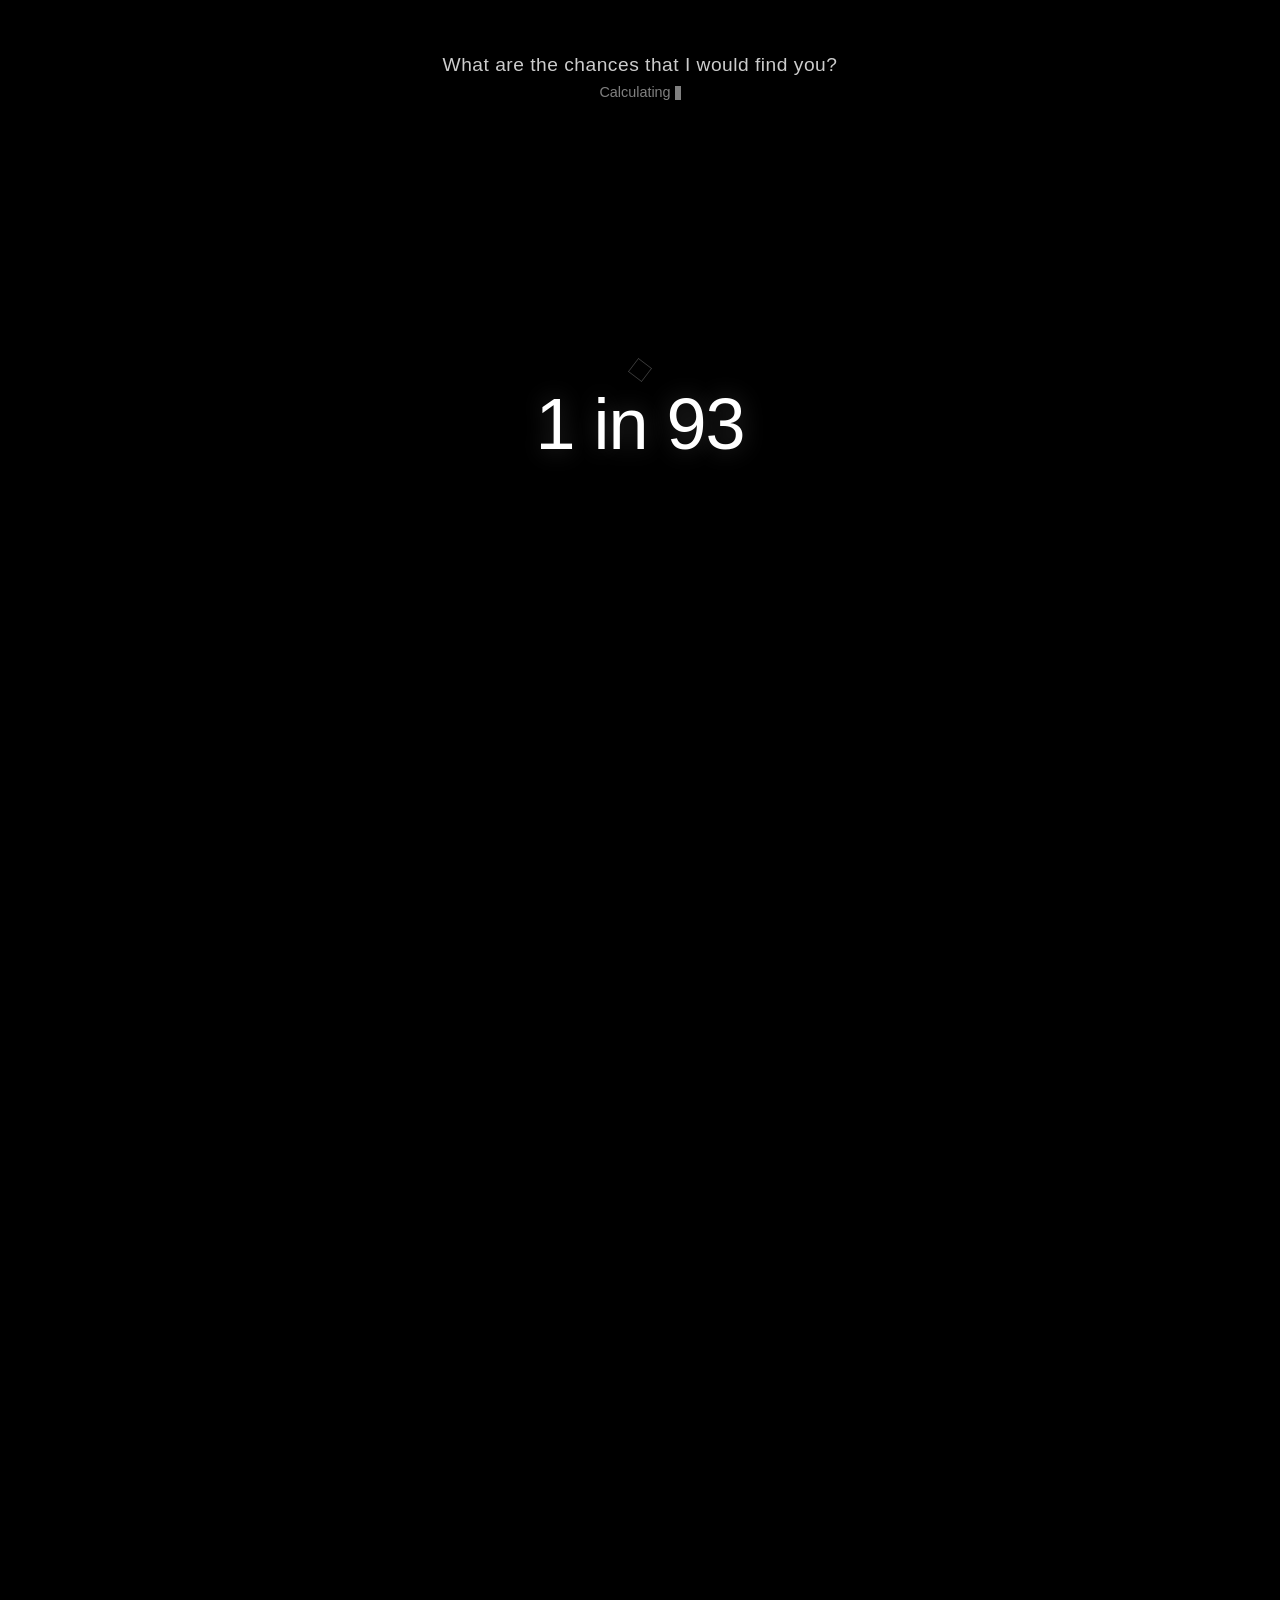
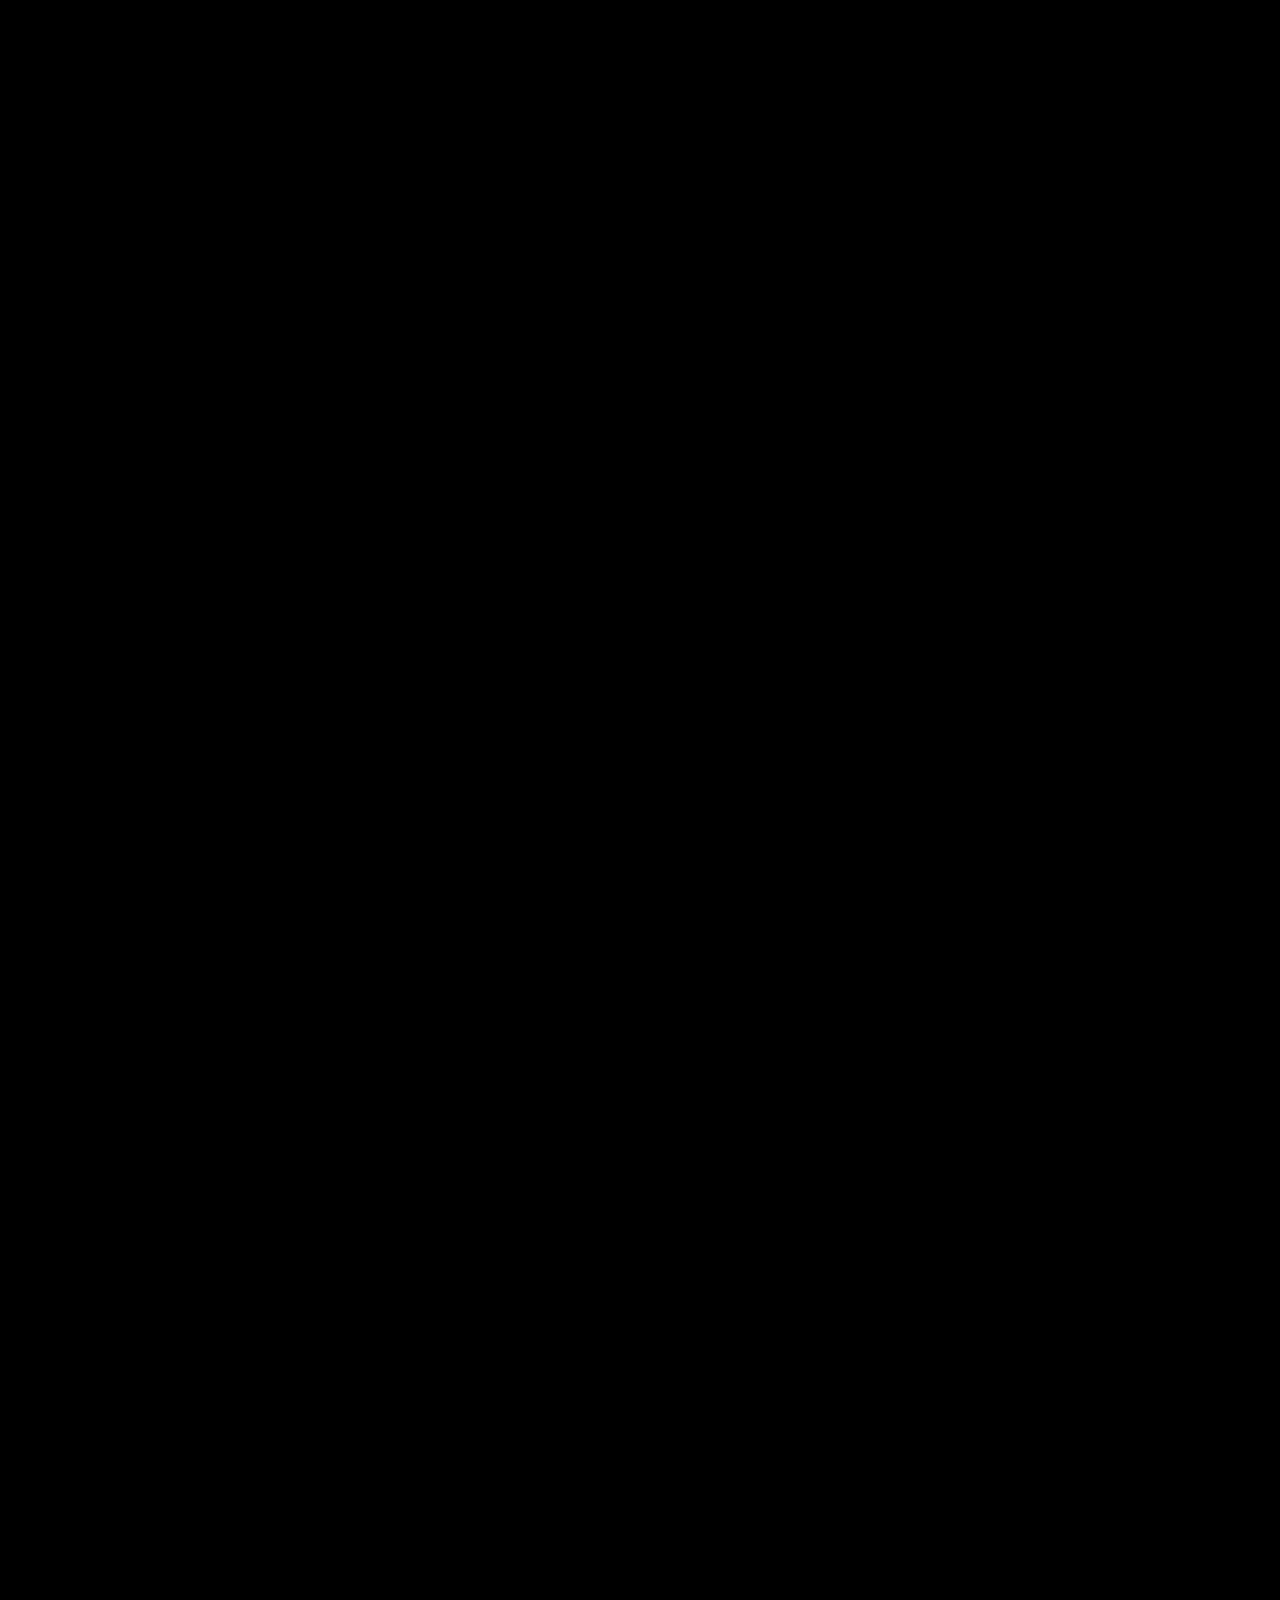
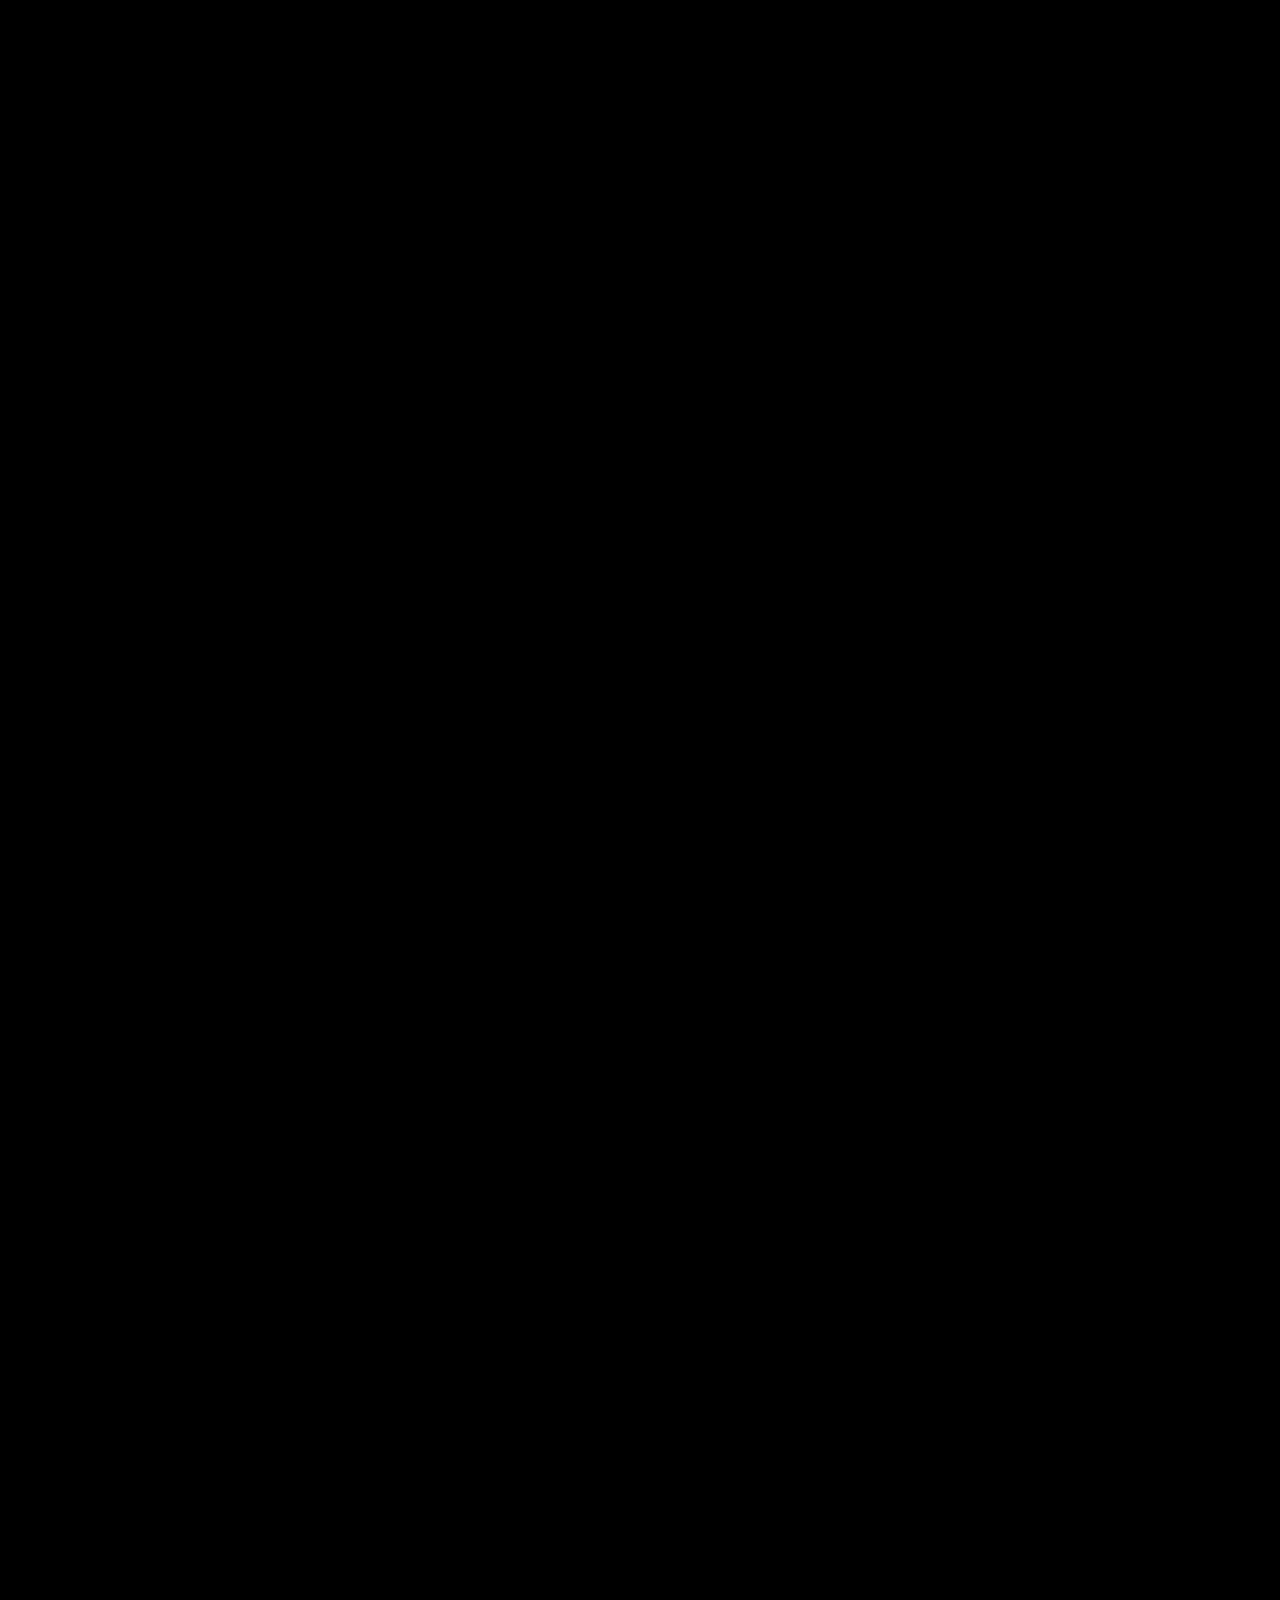
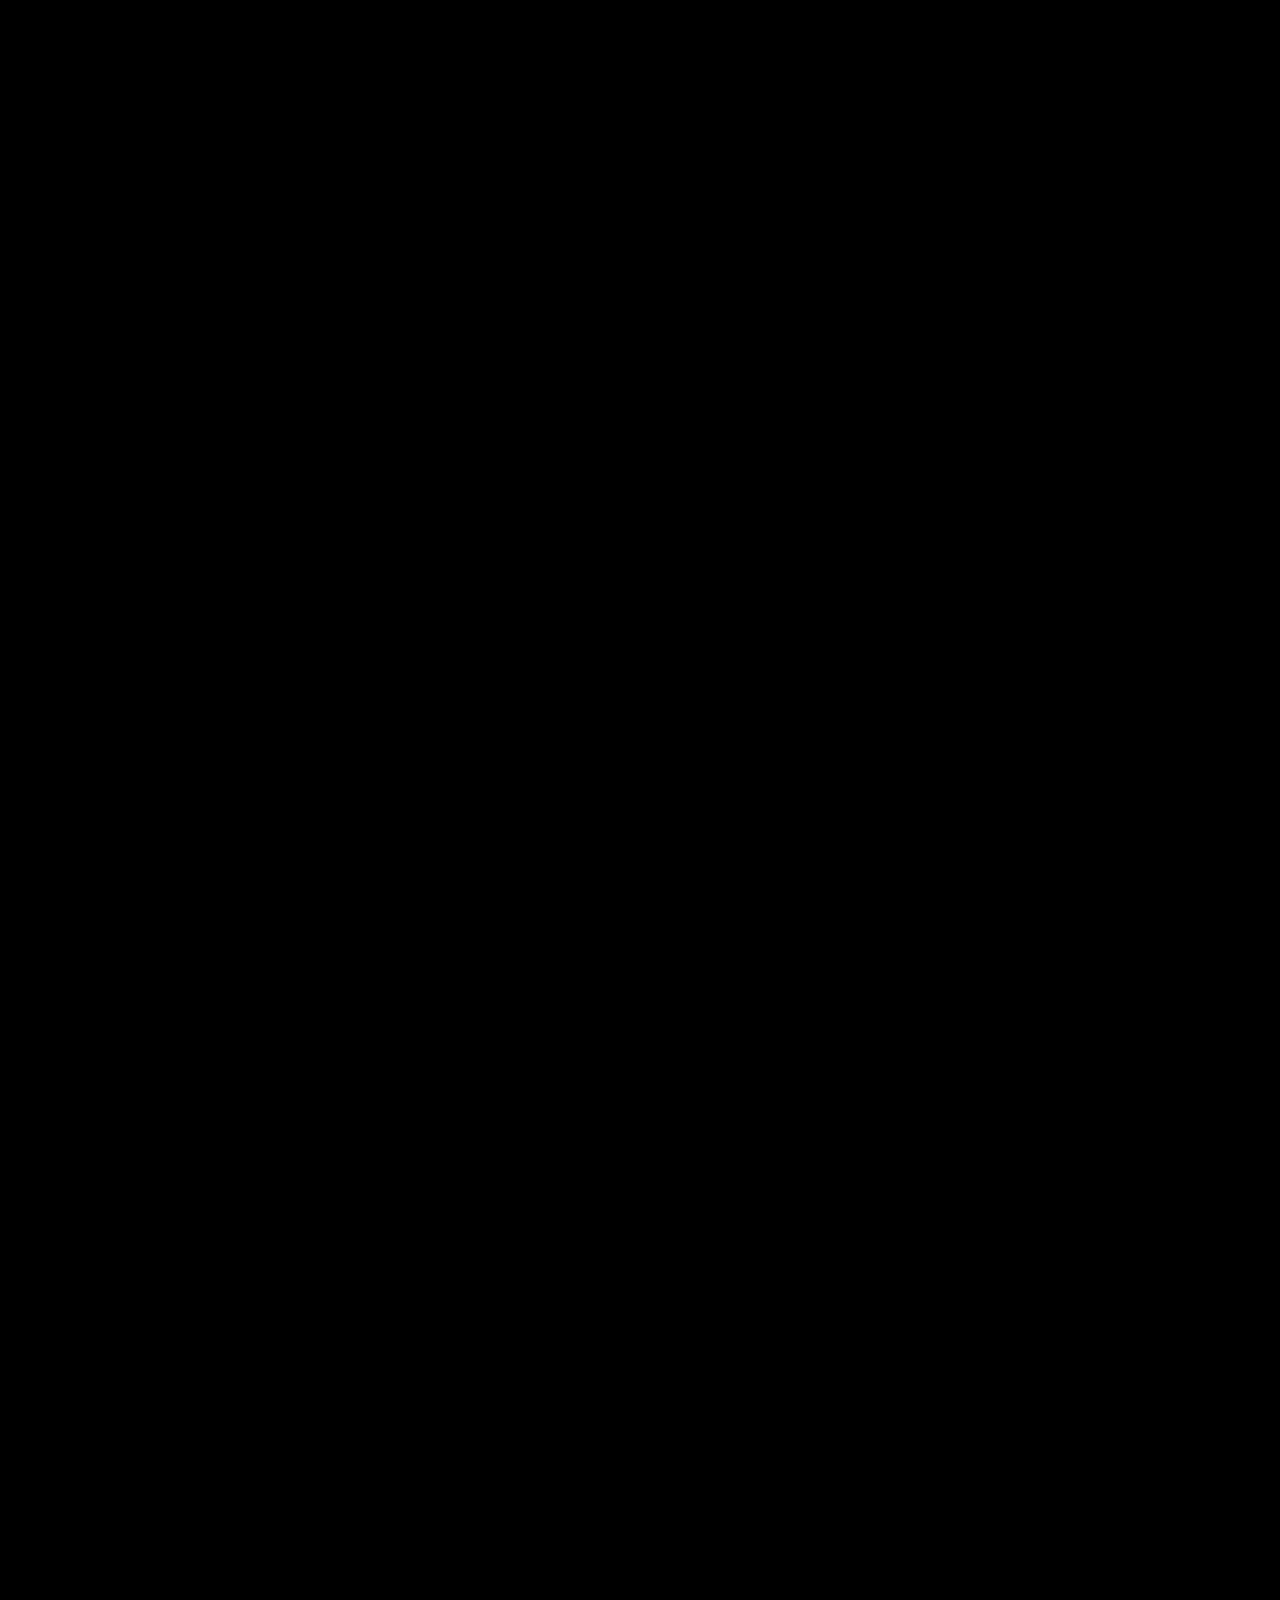
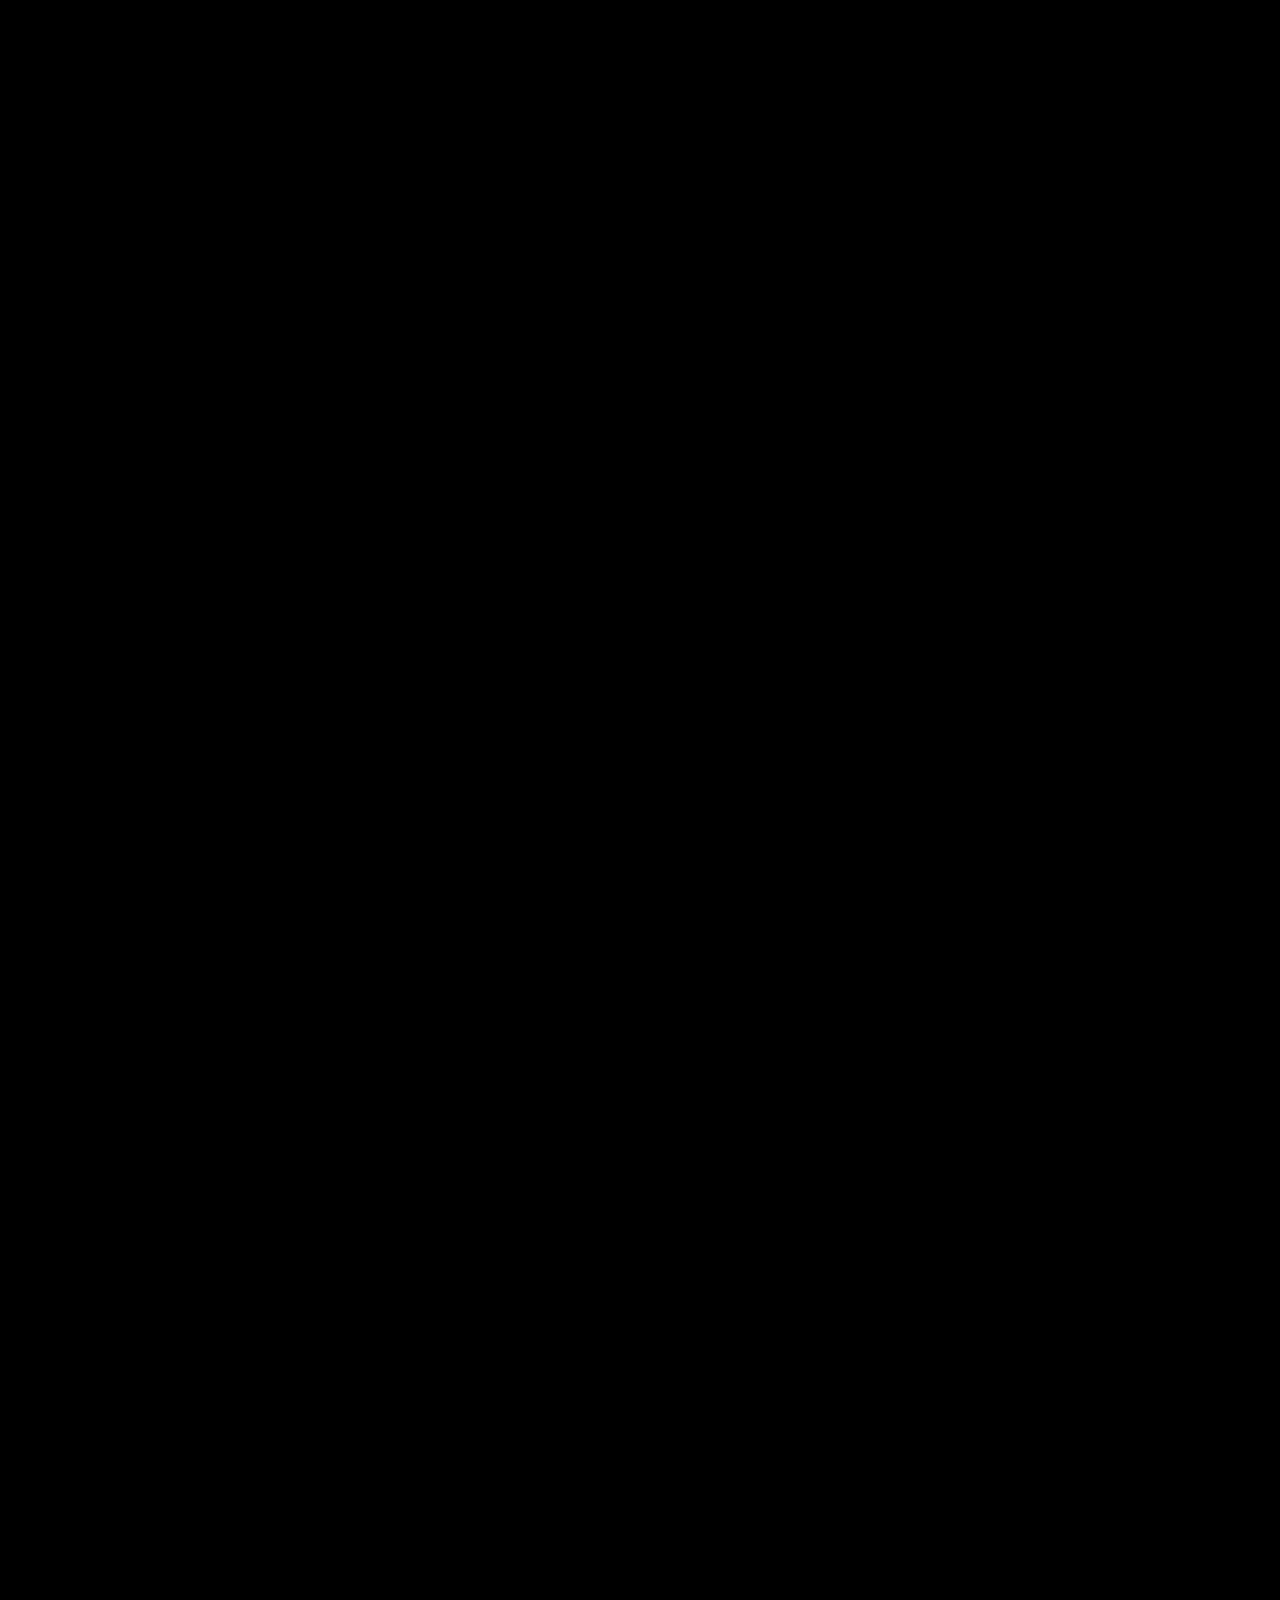
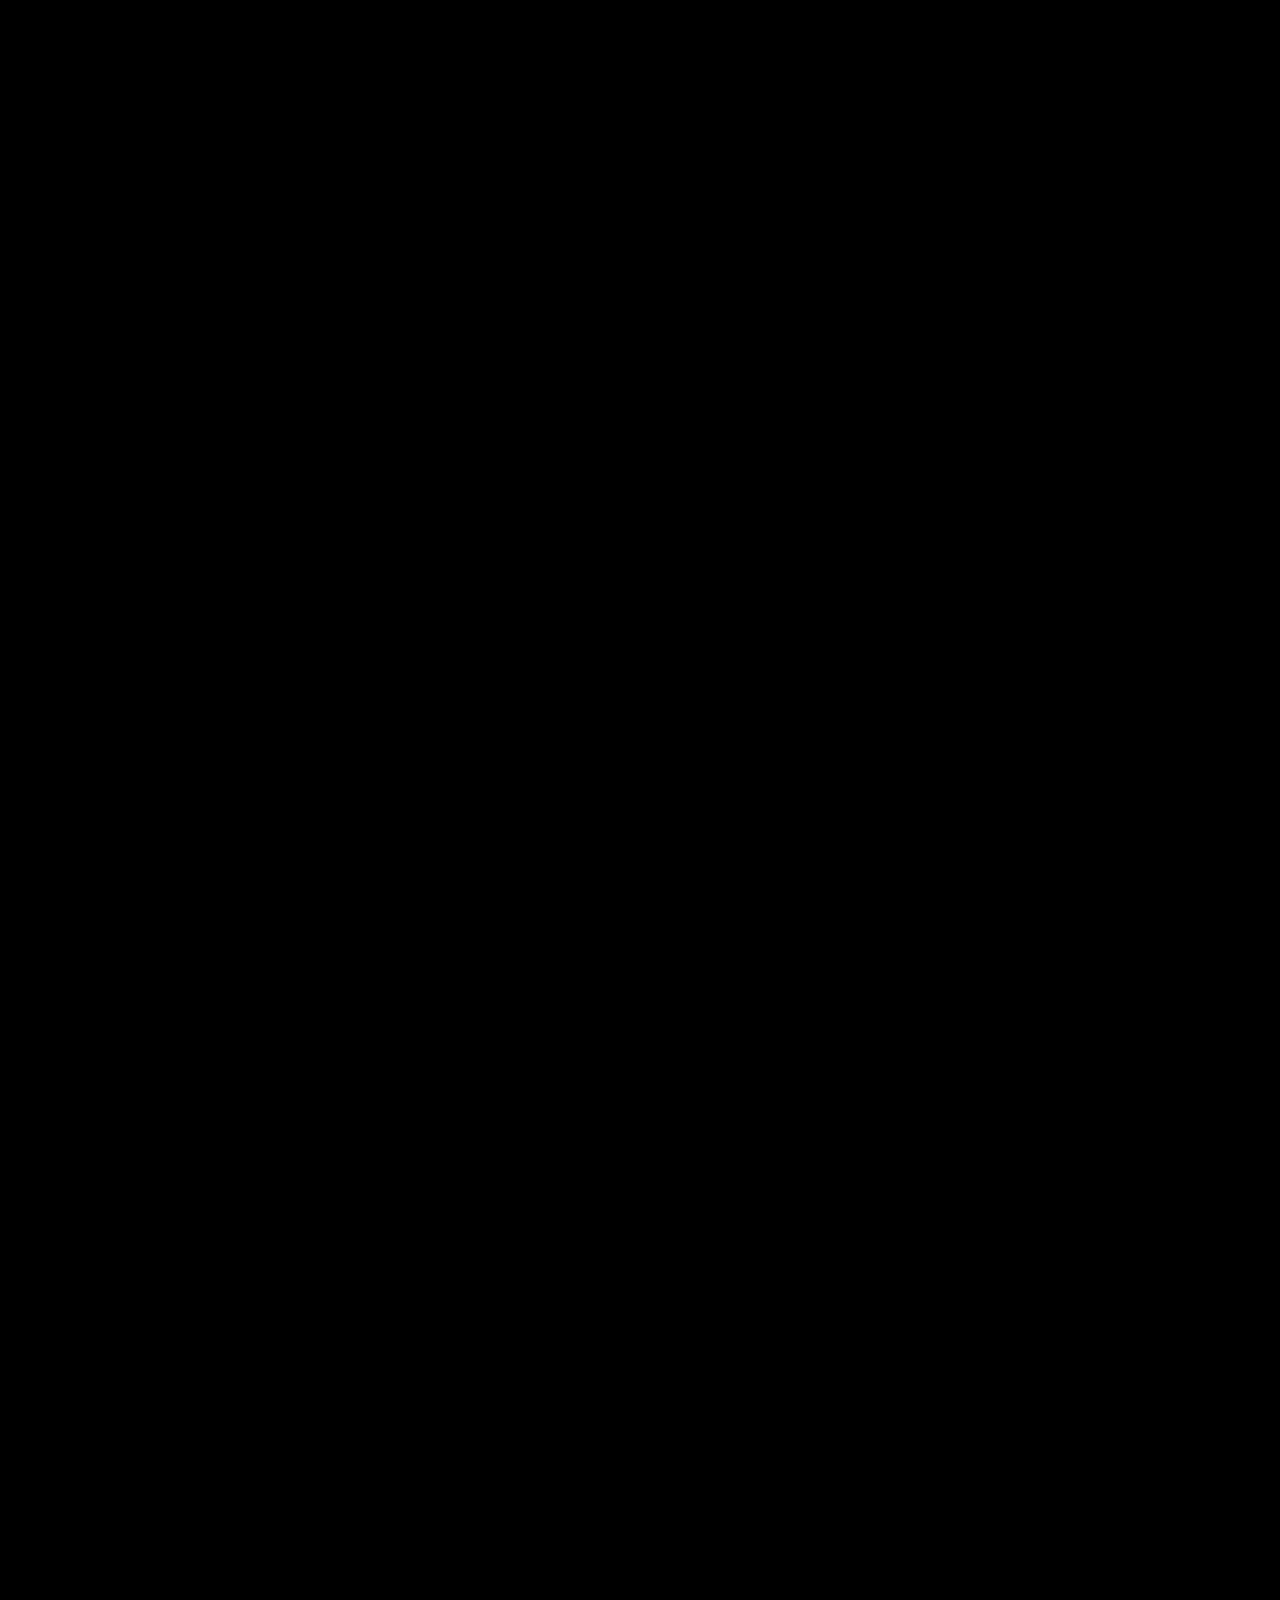
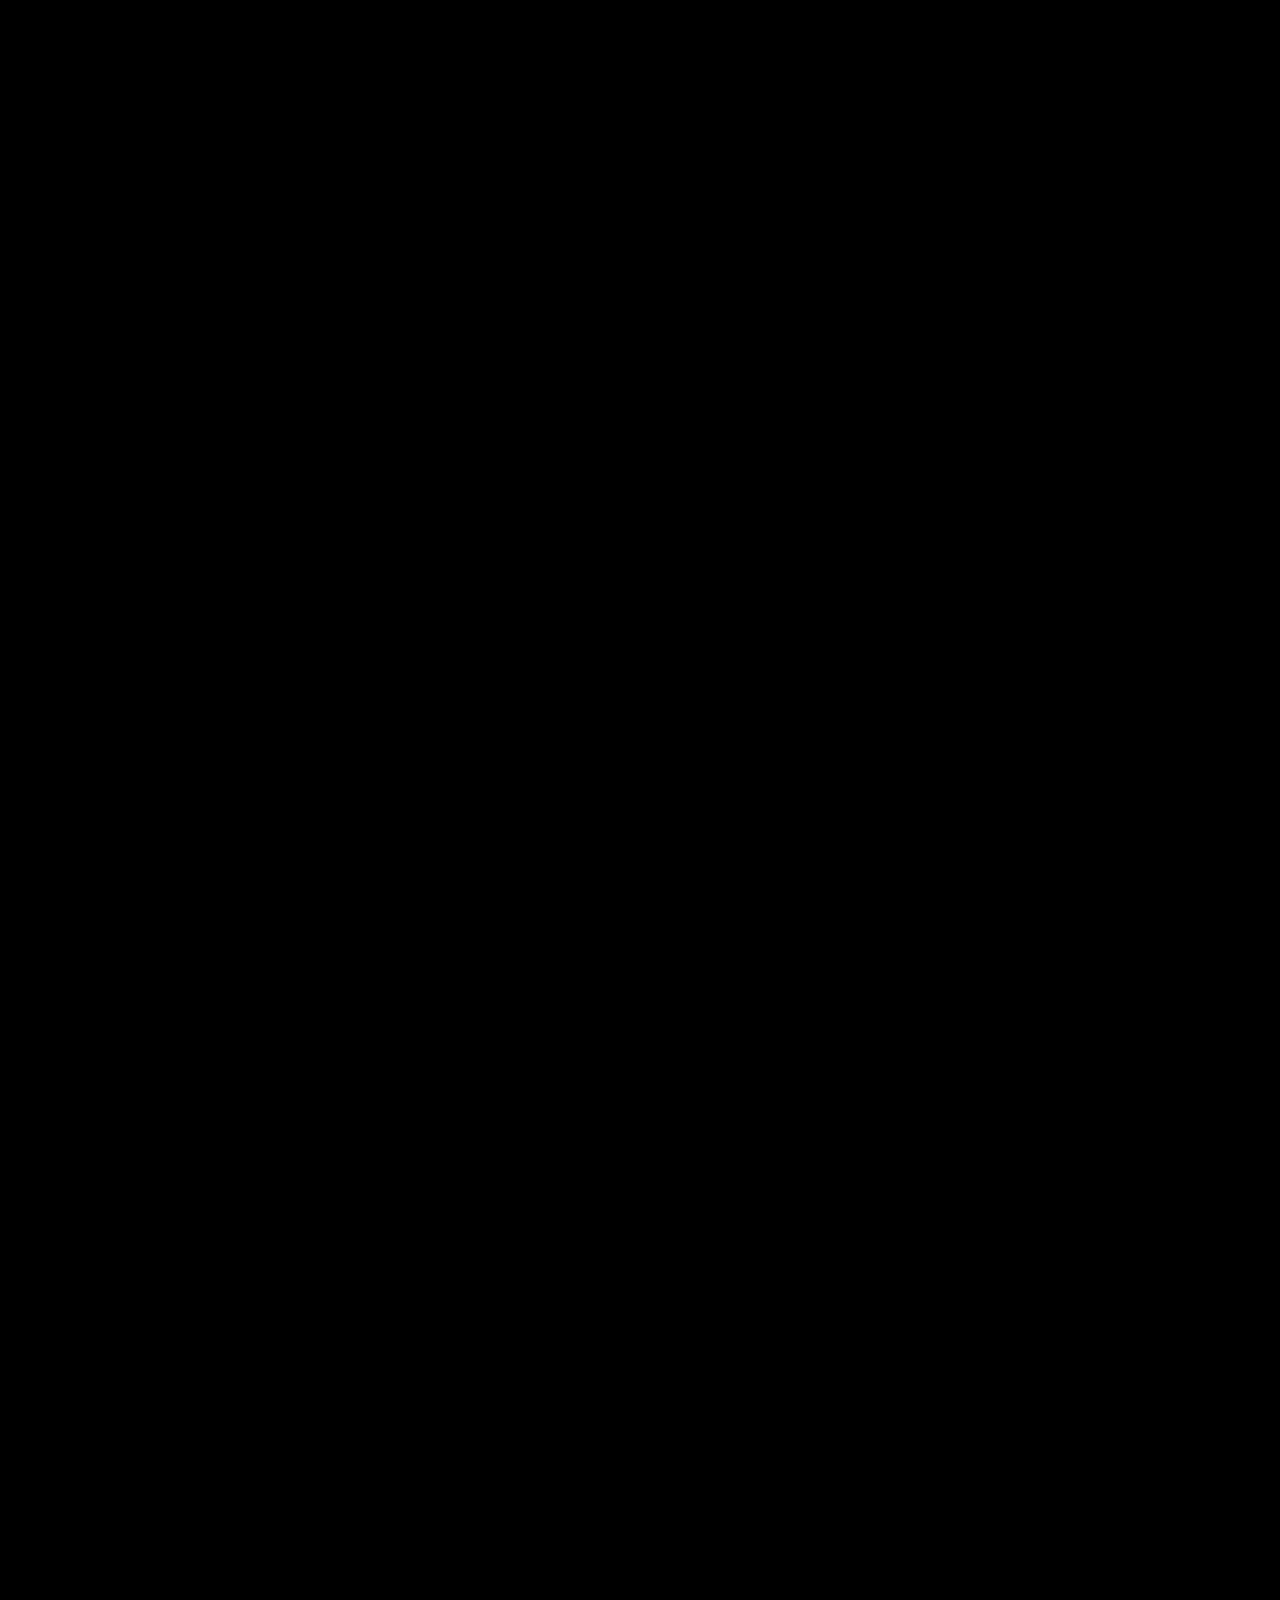
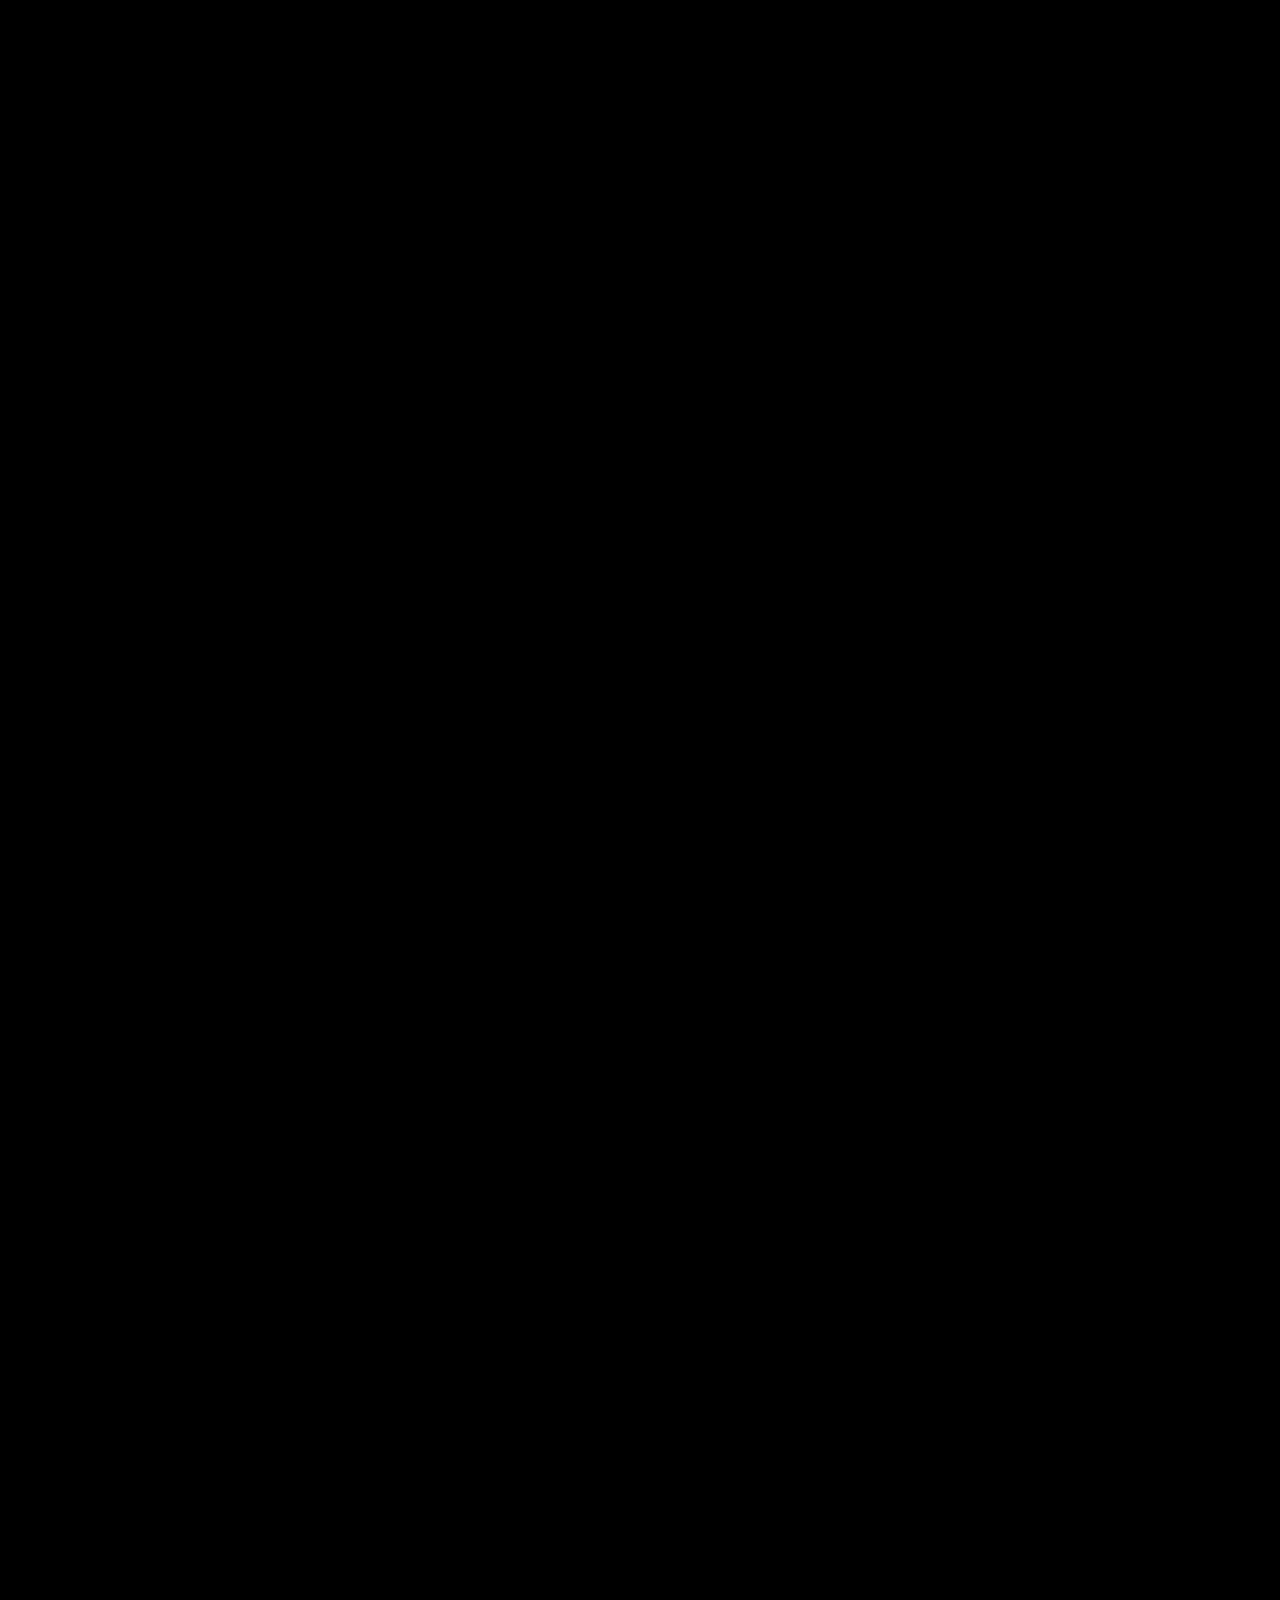
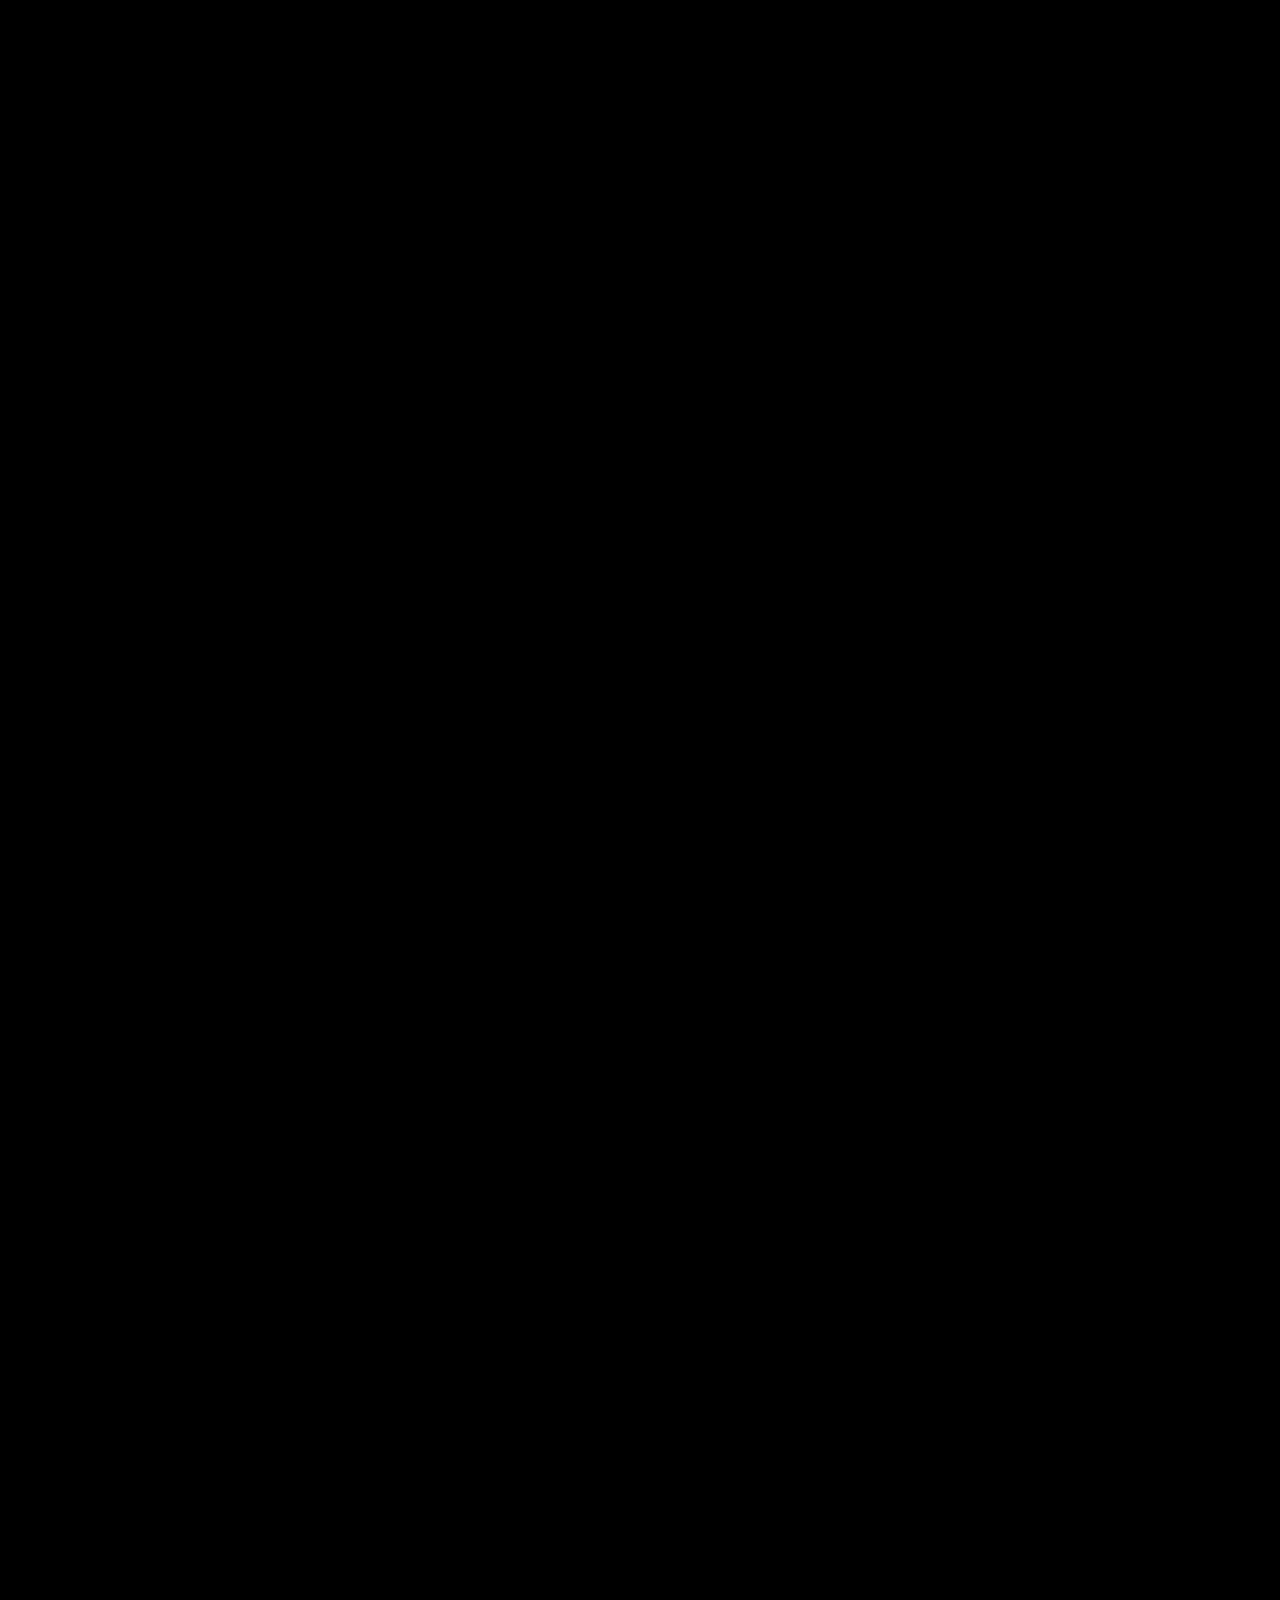
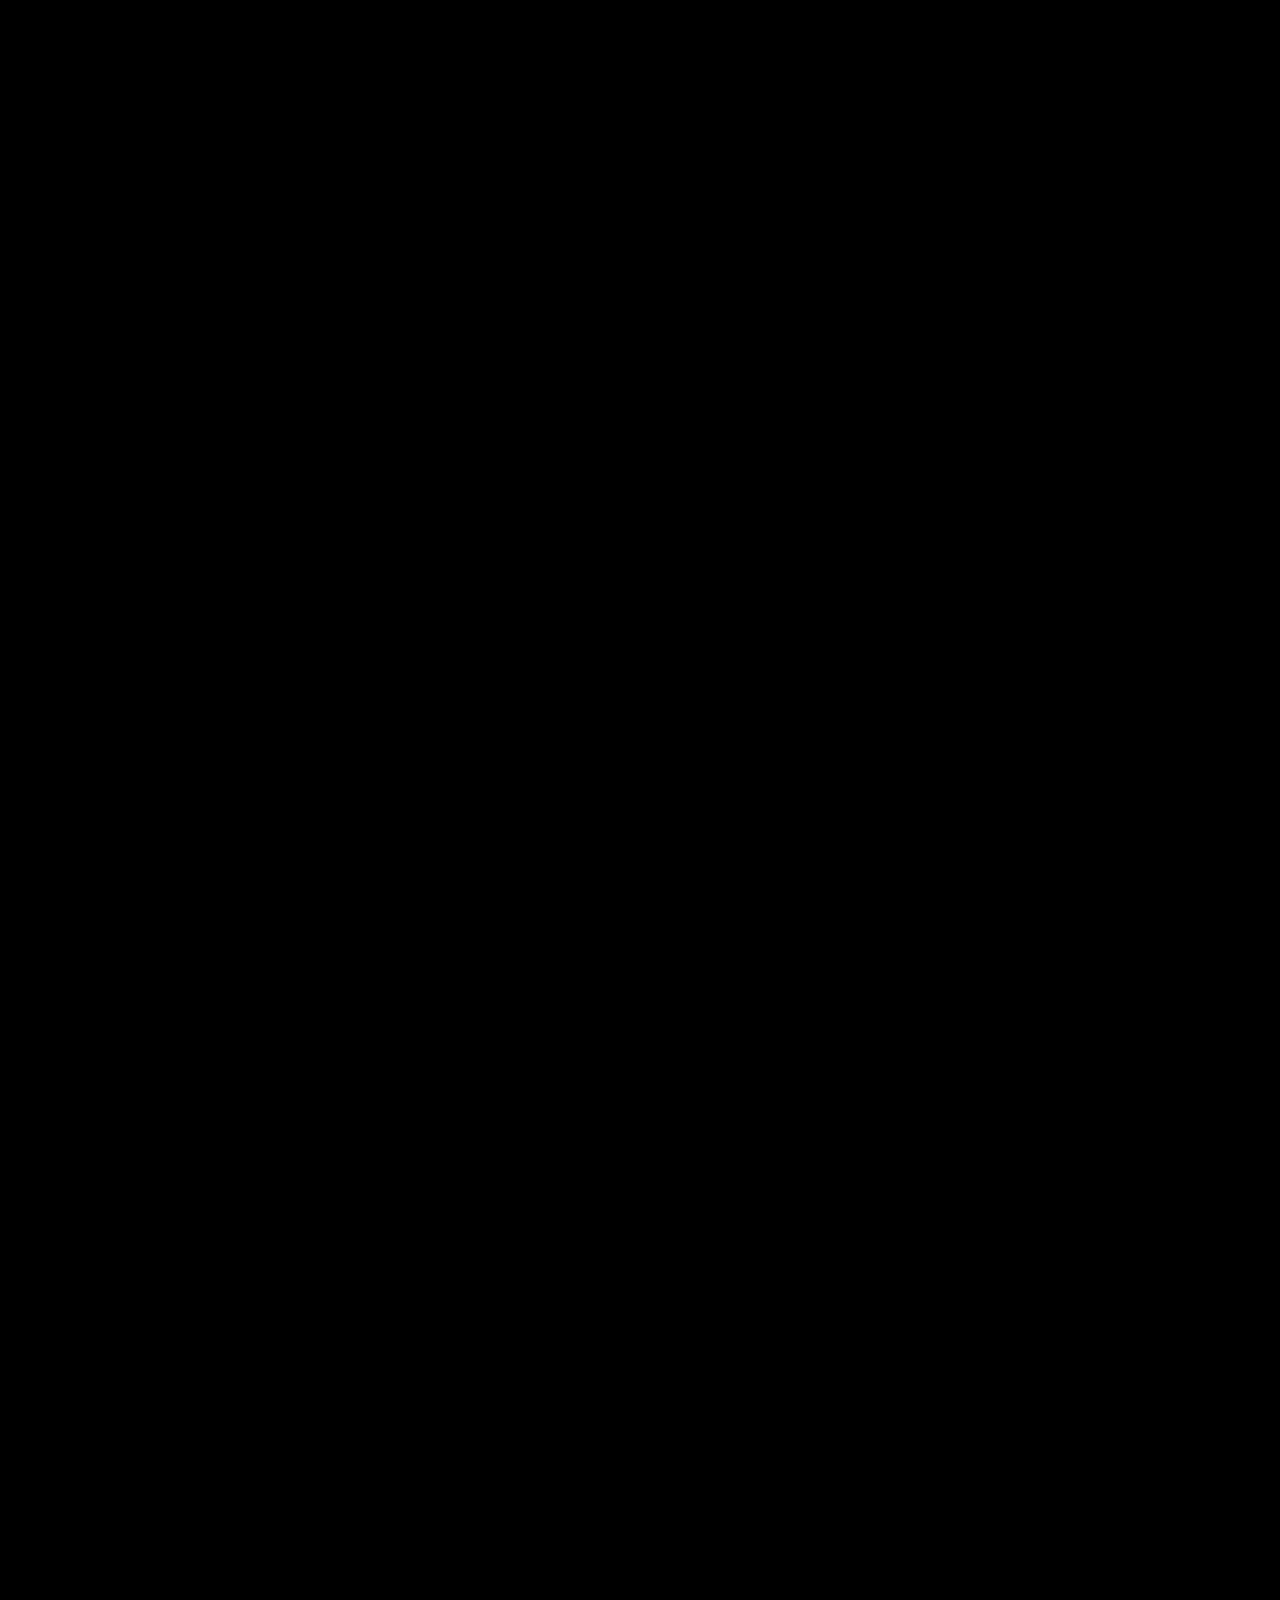
<file: day2.html>
<!DOCTYPE html>
<html lang="en">

<head>
    <meta charset="UTF-8">
    <meta name="viewport" content="width=device-width, initial-scale=1.0, maximum-scale=1.0, user-scalable=no">
    <title>What are the chances?</title>
    <style>
        body,
        html {
            margin: 0;
            padding: 0;
            background-color: #000000;
            color: #ffffff;
            font-family: 'Inter', 'Roboto', sans-serif;
        }

        body {
            user-select: none;
            -webkit-user-select: none;
            min-height: 35000px;
        }

        /* The total scroll height */
        #scroll-container {
            position: absolute;
            top: 0;
            left: 0;
            width: 100%;
            height: 35000px;
            z-index: 0;
        }

        #ui-layer {
            position: fixed;
            top: 0;
            left: 0;
            width: 100%;
            height: 100%;
            pointer-events: none;
            z-index: 10;
            display: flex;
            flex-direction: column;
            align-items: center;
            justify-content: center;
            text-align: center;
        }

        #canvas-container {
            position: fixed;
            top: 0;
            left: 0;
            width: 100%;
            height: 100%;
            z-index: 1;
            pointer-events: none;
        }

        .header {
            position: absolute;
            top: 6vh;
            width: 100%;
            text-align: center;
            transition: opacity 1.5s ease;
        }

        .header h1 {
            font-size: clamp(1rem, 4vw, 1.2rem);
            font-weight: 300;
            margin: 0;
            opacity: 0.8;
            letter-spacing: 0.5px;
            padding: 0 20px;
        }

        .header p {
            font-size: clamp(0.8rem, 3vw, 0.9rem);
            opacity: 0.5;
            margin-top: 8px;
            font-weight: 300;
        }

        .cursor {
            display: inline-block;
            width: 6px;
            height: 14px;
            background-color: white;
            animation: blink 1s step-end infinite;
            vertical-align: middle;
            margin-left: 4px;
        }

        @keyframes blink {
            50% {
                opacity: 0;
            }
        }

        .center-content {
            display: flex;
            flex-direction: column;
            align-items: center;
            justify-content: center;
            transition: opacity 0.5s ease;
            position: absolute;
            top: 50%;
            transform: translateY(-50%);
            width: 100%;
        }

        .probability {
            font-size: clamp(2.5rem, 8vw, 4.5rem);
            font-weight: 200;
            margin-bottom: 24px;
            font-variant-numeric: tabular-nums;
            text-shadow: 0 0 25px rgba(255, 255, 255, 0.2);
            letter-spacing: -1px;
        }

        .subtext {
            font-size: clamp(1rem, 4vw, 1.2rem);
            font-weight: 300;
            opacity: 0.6;
            max-width: 80%;
            line-height: 1.5;
            transition: opacity 0.4s ease;
        }

        /* Final reveal specific styles */
        #final-reveal {
            position: absolute;
            display: flex;
            flex-direction: column;
            align-items: center;
            justify-content: center;
            width: 100%;
            height: 100%;
            opacity: 0;
            pointer-events: none;
        }

        #final-number {
            font-size: clamp(4rem, 15vw, 8rem);
            font-weight: 200;
            text-shadow: 0 0 40px rgba(255, 255, 255, 0.9);
            margin-bottom: 20px;
            opacity: 0;
            transition: opacity 1s ease;
        }

        #final-text {
            font-size: clamp(1rem, 4vw, 1.3rem);
            font-weight: 300;
            opacity: 0;
            transition: opacity 2s ease;
            color: #eeeeee;
        }

        .heart-container {
            display: flex;
            flex-direction: column;
            align-items: center;
            justify-content: center;
            opacity: 0;
            position: absolute;
            transition: opacity 2s ease;
        }

        .heart {
            color: #ff3366;
            font-size: clamp(3rem, 10vw, 5rem);
            animation: pulse 2.5s infinite ease-in-out;
            text-shadow: 0 0 40px rgba(255, 51, 102, 0.7);
            margin-bottom: 10px;
        }

        .handwritten {
            font-family: 'Caveat', cursive, sans-serif;
            font-size: clamp(1.5rem, 6vw, 2.2rem);
            margin-top: 30px;
            color: #ffffff;
            white-space: pre-line;
            text-shadow: 0 0 15px rgba(255, 255, 255, 0.4);
            opacity: 0;
            transition: opacity 3s ease 1s;
        }

        .for-shirsa {
            font-family: 'Inter', sans-serif;
            font-size: clamp(0.9rem, 3vw, 1.1rem);
            margin-top: 40px;
            opacity: 0;
            color: #ffb3c6;
            letter-spacing: 3px;
            text-transform: uppercase;
            font-weight: 300;
            transition: opacity 3s ease 2.5s;
        }

        .day-tracker {
            font-family: 'Inter', sans-serif;
            font-size: clamp(0.8rem, 2.5vw, 0.9rem);
            margin-top: 20px;
            opacity: 0;
            color: #aaaaaa;
            letter-spacing: 1px;
            font-weight: 300;
            transition: opacity 3s ease 3.5s;
        }

        @keyframes pulse {
            0% {
                transform: scale(1);
                filter: drop-shadow(0 0 20px rgba(255, 51, 102, 0.5));
            }

            50% {
                transform: scale(1.08);
                filter: drop-shadow(0 0 40px rgba(255, 51, 102, 0.8));
            }

            100% {
                transform: scale(1);
                filter: drop-shadow(0 0 20px rgba(255, 51, 102, 0.5));
            }
        }

        /* Loading fonts */
        @import url('https://fonts.googleapis.com/css2?family=Caveat:wght@400;500&family=Inter:wght@200;300;400&display=swap');
    </style>
</head>

<body>

    <div id="scroll-container"></div>

    <div id="canvas-container">
        <canvas id="bg-canvas"></canvas>
    </div>

    <div id="ui-layer">
        <div class="header" id="header">
            <h1>What are the chances that I would find you?</h1>
            <p>Calculating<span class="cursor"></span></p>
        </div>

        <div class="center-content" id="main-content">
            <div class="probability" id="probability-text">1 in 2</div>
            <div class="subtext" id="subtext">Like flipping a coin.</div>
        </div>

        <div id="final-reveal">
            <div id="final-number">1</div>
            <div id="final-text">Because there was only ever one you.</div>

            <div class="heart-container" id="heart-container">
                <div class="heart">❤️</div>
                <div class="handwritten" id="handwritten-text">Out of infinite possibilities,<br>somehow I met my
                    favorite person.</div>
                <div class="for-shirsa" id="for-shirsa">For my Shirsa ❤️</div>
                <div class="day-tracker" id="day-tracker">Day #2 of making surprise websites untill marriage</div>
            </div>
        </div>
    </div>

    <script>
        // Smooth scroll implementation
        let currentScroll = 0;
        let targetScroll = 0;
        let maxScroll = 0;
        let progress = 0;

        function updateScrollLimits() {
            maxScroll = Math.max(1, document.getElementById('scroll-container').scrollHeight - window.innerHeight);
        }
        window.addEventListener('resize', updateScrollLimits);
        updateScrollLimits();

        window.addEventListener('scroll', () => {
            targetScroll = window.scrollY;
        }, { passive: true });

        // Canvas setup
        const canvas = document.getElementById('bg-canvas');
        const ctx = canvas.getContext('2d');
        let width, height, cx, cy;

        function resizeCanvas() {
            width = window.innerWidth;
            height = window.innerHeight;
            canvas.width = width;
            canvas.height = height;
            cx = width / 2;
            cy = height / 2;
        }
        window.addEventListener('resize', resizeCanvas);
        resizeCanvas();

        // DOM Elements
        const header = document.getElementById('header');
        const mainContent = document.getElementById('main-content');
        const probText = document.getElementById('probability-text');
        const subtext = document.getElementById('subtext');

        const finalReveal = document.getElementById('final-reveal');
        const finalNumber = document.getElementById('final-number');
        const finalText = document.getElementById('final-text');
        const heartContainer = document.getElementById('heart-container');
        const handwrittenText = document.getElementById('handwritten-text');
        const forShirsa = document.getElementById('for-shirsa');
        const dayTracker = document.getElementById('day-tracker');

        // Number Formatting
        function formatSuperLarge(power) {
            if (power < 15) return Math.pow(10, power).toLocaleString();
            if (power < 1000) return `10^${Math.floor(power)}`;
            if (power < 1000000) return `10^${Math.floor(power).toLocaleString()}`;
            return `10^(10^${Math.floor(Math.log10(power))})`;
        }

        // Section configurations mapping scroll progress to events
        const sections = [
            { start: 0.00, end: 0.08, text: "Like flipping a coin." },
            { start: 0.08, end: 0.16, text: "Like rolling the perfect number." },
            { start: 0.16, end: 0.30, text: "Finding one among millions." },
            { start: 0.30, end: 0.45, text: "Suppose every star was another chance." },
            { start: 0.45, end: 0.60, text: "Still not unlikely enough." },
            { start: 0.60, end: 0.75, text: "Even infinite universes don't feel like enough chances." },
            { start: 0.75, end: 0.82, text: "" }, // Freeze
            { start: 0.82, end: 1.00, text: "" }  // Reveal
        ];

        let lastText = "";

        // Particle Engines
        const particles = [];
        const universes = [];

        // Initialize starfield/dots
        for (let i = 0; i < 3000; i++) {
            particles.push({
                x: (Math.random() - 0.5) * 4000,
                y: (Math.random() - 0.5) * 4000,
                z: Math.random() * 4000 + 10,
                baseSize: Math.random() * 2 + 0.5,
                hue: Math.random() > 0.8 ? Math.random() * 40 + 200 : 255, // Mostly white, some blue
                sat: Math.random() > 0.8 ? 80 : 0
            });
        }

        // Initialize universes
        for (let i = 0; i < 500; i++) {
            universes.push({
                x: (Math.random() - 0.5) * 8000,
                y: (Math.random() - 0.5) * 8000,
                z: Math.random() * 8000 + 100,
                size: Math.random() * 100 + 30,
                color: `hsla(${Math.random() * 360}, 60%, 50%, 0.5)`
            });
        }

        // Wireframe drawing for coin/dice
        function drawWireframe(type, rotX, rotY, scale) {
            ctx.save();
            ctx.translate(cx, cy - 80);
            ctx.scale(scale, scale);
            ctx.strokeStyle = 'rgba(255, 255, 255, 0.4)';
            ctx.lineWidth = 1.5;

            if (type === 'coin') {
                ctx.beginPath();
                for (let i = 0; i <= Math.PI * 2.1; i += 0.1) {
                    let x = Math.cos(i) * 60;
                    let z = Math.sin(i) * 60;

                    let rx = x * Math.cos(rotY) - z * Math.sin(rotY);
                    let rz = x * Math.sin(rotY) + z * Math.cos(rotY);
                    let ry = rx * Math.sin(rotX) + rz * Math.cos(rotX);

                    if (i === 0) ctx.moveTo(rx, ry);
                    else ctx.lineTo(rx, ry);
                }
                ctx.stroke();
            } else if (type === 'dice') {
                const size = 40;
                const v = [
                    [-1, -1, -1], [1, -1, -1], [1, 1, -1], [-1, 1, -1],
                    [-1, -1, 1], [1, -1, 1], [1, 1, 1], [-1, 1, 1]
                ];
                const edges = [
                    [0, 1], [1, 2], [2, 3], [3, 0],
                    [4, 5], [5, 6], [6, 7], [7, 4],
                    [0, 4], [1, 5], [2, 6], [3, 7]
                ];
                ctx.beginPath();
                edges.forEach(e => {
                    let project = (pt) => {
                        let x = pt[0] * size, y = pt[1] * size, z = pt[2] * size;
                        let x1 = x * Math.cos(rotY) - z * Math.sin(rotY);
                        let z1 = x * Math.sin(rotY) + z * Math.cos(rotY);
                        let y1 = y * Math.cos(rotX) - z1 * Math.sin(rotX);
                        return { x: x1, y: y1 };
                    };
                    let p1 = project(v[e[0]]), p2 = project(v[e[1]]);
                    ctx.moveTo(p1.x, p1.y);
                    ctx.lineTo(p2.x, p2.y);
                });
                ctx.stroke();
            }
            ctx.restore();
        }

        let time = 0;

        function updateUI(p) {
            // Text logic
            let currentText = "";
            for (let sec of sections) {
                if (p >= sec.start && p < sec.end) {
                    currentText = sec.text;
                    break;
                }
            }

            if (currentText !== lastText) {
                subtext.style.opacity = 0;
                setTimeout(() => {
                    subtext.innerText = currentText;
                    if (currentText !== "" && p < 0.75) subtext.style.opacity = 1;
                }, 200);
                lastText = currentText;
            }

            // Math/Counter logic
            if (p < 0.08) {
                let den = Math.floor(2 + (p / 0.08) * 4);
                probText.innerText = `1 in ${den}`;
            } else if (p < 0.16) {
                let den = Math.floor(6 + ((p - 0.08) / 0.08) * 94);
                probText.innerText = `1 in ${den}`;
            } else if (p < 0.30) {
                let logMin = 2, logMax = 6;
                let t = (p - 0.16) / 0.14;
                let val = Math.pow(10, logMin + t * (logMax - logMin));
                probText.innerText = `1 in ${Math.floor(val).toLocaleString()}`;
            } else if (p < 0.45) {
                let logMin = 6, logMax = 15;
                let t = (p - 0.30) / 0.15;
                let val = logMin + t * (logMax - logMin);
                probText.innerText = `1 in ${formatSuperLarge(val)}`;
            } else if (p < 0.60) {
                let logMin = 15, logMax = 100;
                let t = (p - 0.45) / 0.15;
                let val = logMin + t * (logMax - logMin);
                probText.innerText = `1 in ${formatSuperLarge(val)}`;
            } else if (p < 0.75) {
                let logMin = Math.log10(100), logMax = 12; // up to 10^(10^12)
                let t = (p - 0.60) / 0.15;
                let powerOfPower = Math.pow(10, logMin + t * (logMax - logMin));
                probText.innerText = `1 in 10^(${formatSuperLarge(powerOfPower)})`;
            }

            // Section 6 & 7 Logic
            if (p >= 0.75) {
                mainContent.style.opacity = 0;
            } else {
                mainContent.style.opacity = 1;
            }

            if (p >= 0.80) {
                header.style.opacity = 0;
            } else {
                header.style.opacity = 1;
            }

            if (p >= 0.82 && p < 0.86) {
                finalReveal.style.opacity = 1;
                finalNumber.style.opacity = 1;
                finalNumber.innerText = "Probability found.";
                finalNumber.style.fontSize = "clamp(2rem, 6vw, 3rem)";
                finalNumber.style.textShadow = "0 0 20px rgba(255,255,255,0.5)";
                finalText.style.opacity = 0;
                heartContainer.style.opacity = 0;
            } else if (p >= 0.86 && p < 0.90) {
                finalReveal.style.opacity = 1;
                finalNumber.style.opacity = 1;
                finalNumber.innerText = "1";
                finalNumber.style.fontSize = "clamp(6rem, 20vw, 12rem)";
                finalNumber.style.textShadow = "0 0 50px rgba(255,255,255,1)";
                finalText.style.opacity = 1;
                heartContainer.style.opacity = 0;
            } else if (p >= 0.90) {
                finalReveal.style.opacity = 1;
                finalNumber.style.opacity = 0;
                finalText.style.opacity = 0;
                heartContainer.style.opacity = 1;

                if (p >= 0.94) {
                    handwrittenText.style.opacity = 1;
                } else {
                    handwrittenText.style.opacity = 0;
                }

                if (p >= 0.97) {
                    forShirsa.style.opacity = 1;
                    dayTracker.style.opacity = 1;
                } else {
                    forShirsa.style.opacity = 0;
                    dayTracker.style.opacity = 0;
                }
            } else {
                finalReveal.style.opacity = 0;
                finalNumber.style.opacity = 0;
                finalText.style.opacity = 0;
            }
        }

        function loop() {
            // Smooth lerp for scroll
            currentScroll += (targetScroll - currentScroll) * 0.08;
            progress = Math.max(0, Math.min(1, currentScroll / maxScroll));

            time += 0.016;
            ctx.clearRect(0, 0, width, height);

            updateUI(progress);

            // Shape animations
            if (progress < 0.08) {
                drawWireframe('coin', time * 2, time * 3, 1 - (progress / 0.08));
            } else if (progress >= 0.08 && progress < 0.16) {
                let local = (progress - 0.08) / 0.08;
                let scale = Math.sin(local * Math.PI);
                drawWireframe('dice', time * 1.5, time * 2.2, scale);
            }

            // Particle / Universe simulation
            if (progress >= 0.16 && progress < 0.75) {
                let speed = 0;
                if (progress < 0.30) speed = 5;
                else if (progress < 0.45) speed = 25;
                else if (progress < 0.60) speed = 80;
                else speed = 300;

                let fov = 400;

                // Draw Stars/Galaxies
                if (progress < 0.65) {
                    let numParts = progress < 0.30 ? Math.floor(((progress - 0.16) / 0.14) * 3000) : 3000;
                    ctx.globalCompositeOperation = 'screen';

                    for (let i = 0; i < numParts; i++) {
                        let p = particles[i];
                        p.z -= speed;
                        if (p.z <= 1) p.z = 4000;

                        let scale = fov / p.z;
                        let x2d = (p.x * scale) + cx;
                        let y2d = (p.y * scale) + cy;

                        if (x2d > 0 && x2d < width && y2d > 0 && y2d < height) {
                            ctx.beginPath();
                            ctx.arc(x2d, y2d, p.baseSize * scale, 0, Math.PI * 2);

                            if (progress > 0.35) {
                                ctx.fillStyle = `hsla(${p.hue}, ${p.sat}%, 80%, ${Math.min(1, scale)})`;
                            } else {
                                ctx.fillStyle = `rgba(255,255,255, ${Math.min(1, scale)})`;
                            }
                            ctx.fill();
                        }
                    }
                    ctx.globalCompositeOperation = 'source-over';
                }

                // Draw Universes
                if (progress >= 0.45) {
                    let numUni = progress < 0.60 ? Math.floor(((progress - 0.45) / 0.15) * 500) : 500;
                    ctx.globalCompositeOperation = 'screen';

                    for (let i = 0; i < numUni; i++) {
                        let u = universes[i];
                        u.z -= speed * 0.8;
                        if (u.z <= 1) u.z = 8000;

                        let scale = fov / u.z;
                        let x2d = (u.x * scale) + cx;
                        let y2d = (u.y * scale) + cy;

                        if (x2d > 0 && x2d < width && y2d > 0 && y2d < height) {
                            ctx.globalAlpha = Math.min(0.6, scale);
                            let grad = ctx.createRadialGradient(x2d, y2d, 0, x2d, y2d, u.size * scale);
                            grad.addColorStop(0, u.color);
                            grad.addColorStop(1, 'transparent');
                            ctx.fillStyle = grad;

                            ctx.beginPath();
                            ctx.arc(x2d, y2d, u.size * scale, 0, Math.PI * 2);
                            ctx.fill();
                        }
                    }
                    ctx.globalAlpha = 1;
                    ctx.globalCompositeOperation = 'source-over';
                }
            }

            // Final drifting stars background
            if (progress >= 0.86) {
                ctx.fillStyle = 'rgba(255,255,255,0.8)';
                for (let i = 0; i < 150; i++) {
                    let p = particles[i];
                    p.y -= 0.3; // drift up
                    p.x += Math.sin(time * 0.5 + i) * 0.2;
                    if (p.y < -2000) p.y = 2000;

                    let scale = 400 / p.z;
                    let x2d = (p.x * scale) + cx;
                    let y2d = (p.y * scale) + cy;

                    ctx.globalAlpha = Math.sin(time + i) * 0.3 + 0.5;
                    ctx.beginPath();
                    ctx.arc(x2d, y2d, p.baseSize * scale * 0.8, 0, Math.PI * 2);
                    ctx.fill();
                }
                ctx.globalAlpha = 1;
            }

            requestAnimationFrame(loop);
        }

        // Start animation
        loop();
    </script>
</body>

</html>
</file>
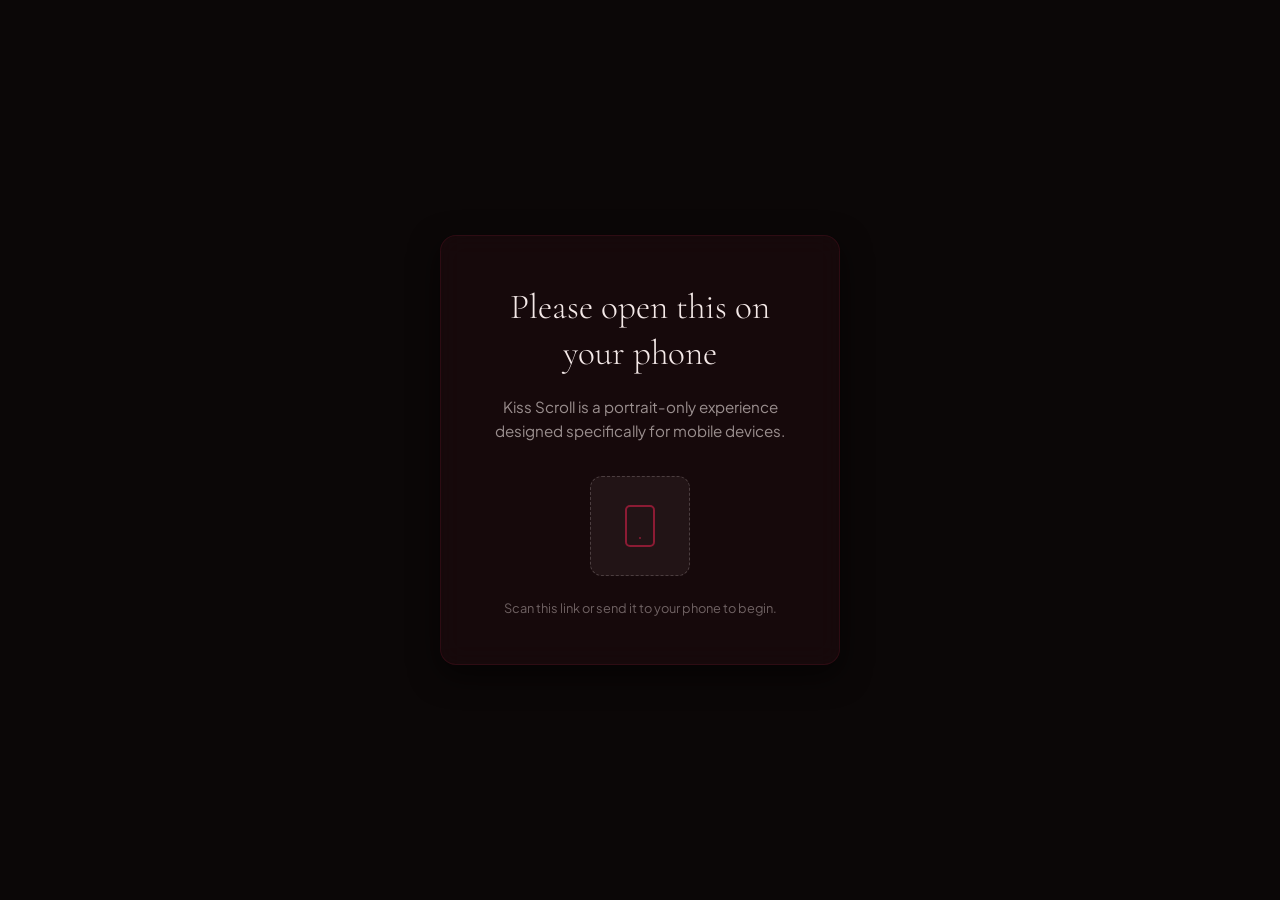
<file: day3.html>
<!DOCTYPE html>
<html lang="en">
<head>
  <meta charset="UTF-8">
  <meta name="viewport" content="width=device-width, initial-scale=1.0, maximum-scale=1.0, user-scalable=no">
  <title>Kiss Scroll — A Gift for You</title>
  <meta name="description" content="Hold down to glide into a warm wine red world of kisses.">
  
  <!-- Elegant Fonts: Cormorant Garamond (Serif) & Plus Jakarta Sans (Sans-serif) -->
  <link rel="preconnect" href="https://fonts.googleapis.com">
  <link rel="preconnect" href="https://fonts.gstatic.com" crossorigin>
  <link href="https://fonts.googleapis.com/css2?family=Cormorant+Garamond:ital,wght@0,300;0,400;0,500;0,600;1,400&family=Plus+Jakarta+Sans:wght@400;500;600&display=swap" rel="stylesheet">
  
  <link rel="stylesheet" href="index.css">
</head>
<body>

  <!-- Silent Audio Element for Volume Button Interaction (progressive enhancement) -->
  <audio id="silent-audio" loop playsinline src="[data-uri]"></audio>

  <!-- Desktop & Tablet Guard Screen (Wider than 480px) -->
  <div id="desktop-guard" class="desktop-guard">
    <div class="guard-card">
      <h1 class="guard-title">Please open this on your phone</h1>
      <p class="guard-text">Kiss Scroll is a portrait-only experience designed specifically for mobile devices.</p>
      <div class="qr-placeholder">
        <!-- Optional: A lovely decorative mobile phone outline or graphic -->
        <svg class="phone-svg" xmlns="http://www.w3.org/2000/svg" viewBox="0 0 24 24" fill="none" stroke="currentColor" stroke-width="1" stroke-linecap="round" stroke-linejoin="round">
          <rect x="5" y="2" width="14" height="20" rx="2" ry="2"></rect>
          <line x1="12" y1="18" x2="12.01" y2="18"></line>
        </svg>
      </div>
      <p class="guard-hint">Scan this link or send it to your phone to begin.</p>
    </div>
  </div>

  <!-- Primary Viewport Wrapper -->
  <div id="viewport-wrapper" class="viewport-wrapper">
    
    <!-- Full-screen Press Layer (Catches all pointer interactions) -->
    <div id="press-layer" class="press-layer"></div>

    <!-- Scrollable Content Container -->
    <div id="scroll-container" class="scroll-container">
      
      <!-- Opening Section (Viewport 1) -->
      <section class="section opening-section">
        <div class="opening-content">
          <h1 class="title">For You</h1>
          <p id="instruction-text" class="instruction">Press & hold anywhere to glide down</p>
          <div class="arrow-indicator">
            <svg xmlns="http://www.w3.org/2000/svg" viewBox="0 0 24 24" fill="none" stroke="currentColor" stroke-width="1.5" stroke-linecap="round" stroke-linejoin="round">
              <line x1="12" y1="5" x2="12" y2="19"></line>
              <polyline points="19 12 12 19 5 12"></polyline>
            </svg>
          </div>
        </div>
      </section>

      <!-- The Long Middle (Viewports 2-9 are driven automatically by the height, this provides space) -->
      <div class="spacer-middle"></div>

      <!-- Bottom Section (Viewport 10) -->
      <section class="section bottom-section">
        <div class="bottom-content">
          
          <!-- Drop your own romantic text / message here! -->
          <!-- We keep it blank so you can personalize it without pre-written copy -->
          <div class="personal-message-container">
            <!-- Example:
            <h2 class="romantic-header">Happy Valentine's Day</h2>
            <p class="romantic-body">I love you more than all these kisses combined...</p>
            -->
          </div>

          <div class="scroll-top-prompt">
            <p>Made with love for my Shirsa</p><br>
            <p>Release to spring back to the top</p>
          </div>
        </div>
      </section>

    </div>
  </div>

  <script src="index.js"></script>
</body>
</html>
</file>
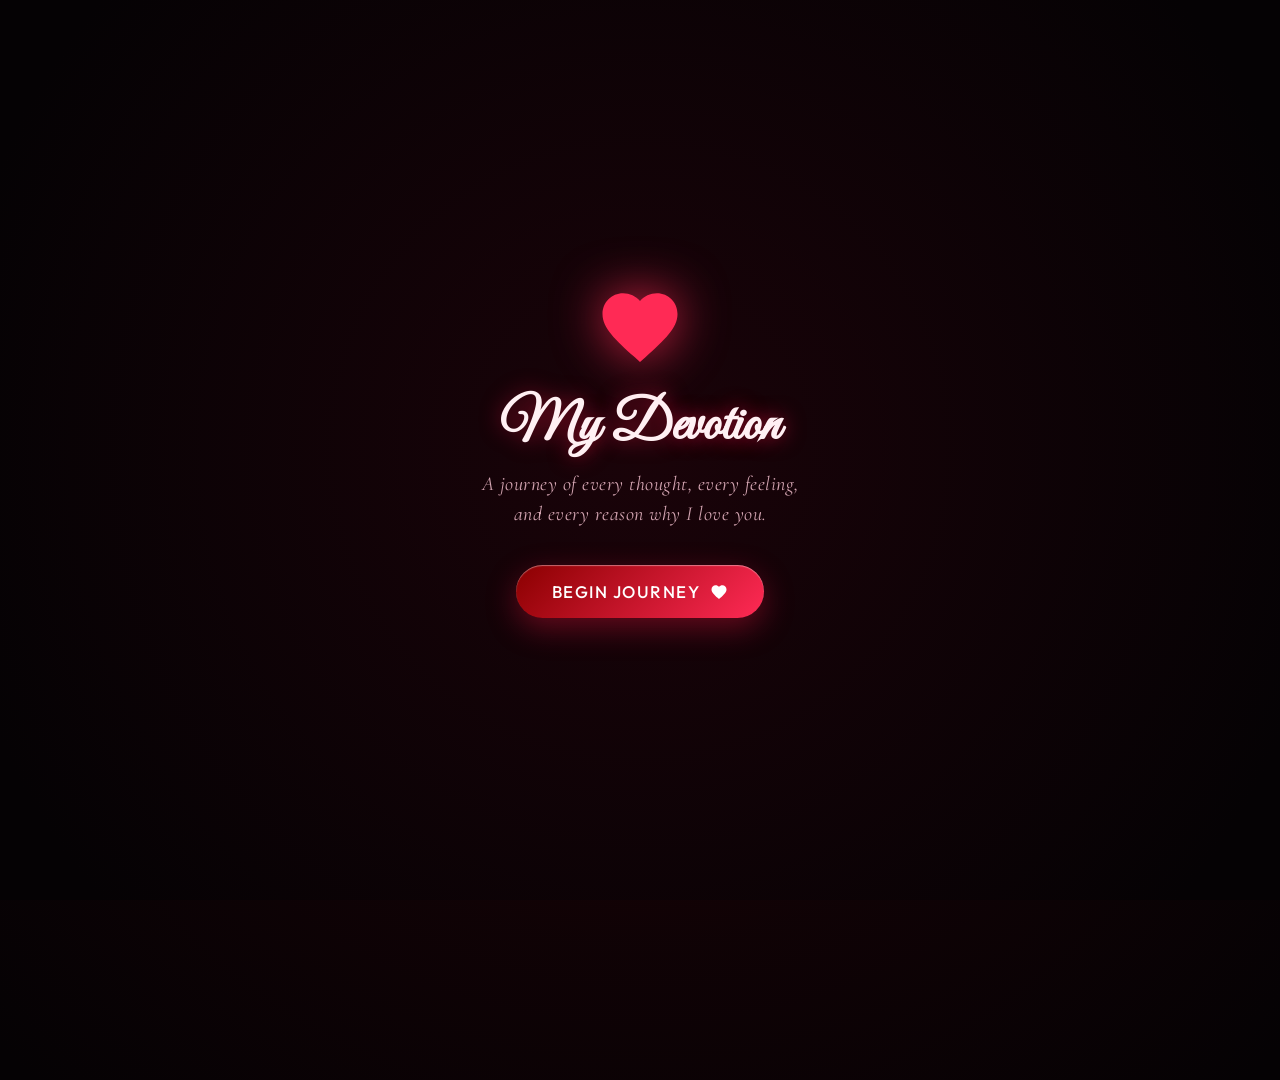
<file: day5.html>
<!DOCTYPE html>
<html lang="en">

<head>
    <meta charset="UTF-8">
    <meta name="viewport"
        content="width=device-width, initial-scale=1.0, maximum-scale=1.0, user-scalable=no, viewport-fit=cover">
    <title>A Journey of Devotion • For You</title>
    <meta name="description" content="A romantic mobile experience of pure devotion, step by step, word by word.">
    <meta name="theme-color" content="#060204">

    <!-- Google Fonts for High-End Typography -->
    <link rel="preconnect" href="https://fonts.googleapis.com">
    <link rel="preconnect" href="https://fonts.gstatic.com" crossorigin>
    <link
        href="https://fonts.googleapis.com/css2?family=Cormorant+Garamond:ital,wght@0,400;0,600;0,700;1,400;1,600&family=Outfit:wght@300;400;500;600&family=Great+Vibes&display=swap"
        rel="stylesheet">

    <style>
        :root {
            --bg-dark: #050204;
            --bg-card: rgba(18, 5, 10, 0.65);
            --red-primary: #dc143c;
            --red-deep: #8b0000;
            --red-glow: #ff2a55;
            --red-velvet: #4a040d;
            --text-light: #fff0f3;
            --text-muted: #d4a5b2;
            --text-dim: #7a4f5b;
            --gold-accent: #ffd700;
            --font-serif: 'Cormorant Garamond', Georgia, serif;
            --font-sans: 'Outfit', -apple-system, sans-serif;
            --font-script: 'Great Vibes', cursive;
        }

        * {
            box-sizing: border-box;
            margin: 0;
            padding: 0;
            user-select: none;
            -webkit-user-select: none;
            -webkit-tap-highlight-color: transparent;
        }

        html,
        body {
            width: 100%;
            height: 100%;
            overflow: hidden;
            background-color: var(--bg-dark);
            color: var(--text-light);
            font-family: var(--font-sans);
            touch-action: manipulation;
        }

        /* Ambient Background Canvas */
        #bg-canvas {
            position: absolute;
            top: 0;
            left: 0;
            width: 100%;
            height: 100%;
            z-index: 1;
            pointer-events: none;
        }

        /* Glowing Radial Background Light */
        .radial-ambient {
            position: absolute;
            top: 50%;
            left: 50%;
            transform: translate(-50%, -50%);
            width: 140vw;
            height: 140vh;
            background: radial-gradient(circle at center, rgba(139, 0, 0, 0.28) 0%, rgba(74, 4, 13, 0.15) 45%, rgba(5, 2, 4, 0.95) 80%);
            z-index: 2;
            pointer-events: none;
            animation: pulseGlow 8s ease-in-out infinite alternate;
        }

        @keyframes pulseGlow {
            0% {
                opacity: 0.7;
                transform: translate(-50%, -50%) scale(0.95);
            }

            100% {
                opacity: 1;
                transform: translate(-50%, -50%) scale(1.08);
            }
        }

        /* App Container */
        #app {
            position: relative;
            z-index: 10;
            width: 100%;
            height: 100%;
            display: flex;
            flex-direction: column;
            justify-content: space-between;
            padding: env(safe-area-inset-top, 20px) env(safe-area-inset-right, 20px) env(safe-area-inset-bottom, 20px) env(safe-area-inset-left, 20px);
        }

        /* Intro Overlay */
        #intro-screen {
            position: fixed;
            inset: 0;
            z-index: 100;
            background: radial-gradient(circle at center, #1a0309 0%, #050204 90%);
            display: flex;
            flex-direction: column;
            align-items: center;
            justify-content: center;
            padding: 30px;
            text-align: center;
            transition: opacity 1.2s cubic-bezier(0.4, 0, 0.2, 1), visibility 1.2s;
        }

        #intro-screen.hidden {
            opacity: 0;
            visibility: hidden;
            pointer-events: none;
        }

        .intro-heart {
            width: 90px;
            height: 90px;
            margin-bottom: 24px;
            fill: var(--red-glow);
            filter: drop-shadow(0 0 25px rgba(255, 42, 85, 0.8));
            animation: heartbeat 1.6s ease-in-out infinite;
            cursor: pointer;
        }

        @keyframes heartbeat {

            0%,
            100% {
                transform: scale(1);
                filter: drop-shadow(0 0 20px rgba(255, 42, 85, 0.7));
            }

            14% {
                transform: scale(1.15);
                filter: drop-shadow(0 0 35px rgba(255, 42, 85, 1));
            }

            28% {
                transform: scale(1.03);
                filter: drop-shadow(0 0 25px rgba(255, 42, 85, 0.8));
            }

            42% {
                transform: scale(1.22);
                filter: drop-shadow(0 0 45px rgba(255, 42, 85, 1));
            }

            70% {
                transform: scale(1);
            }
        }

        .intro-title {
            font-family: var(--font-script);
            font-size: 3.5rem;
            color: var(--text-light);
            text-shadow: 0 0 20px rgba(220, 20, 60, 0.6);
            margin-bottom: 12px;
            line-height: 1.1;
        }

        .intro-subtitle {
            font-family: var(--font-serif);
            font-size: 1.25rem;
            font-style: italic;
            color: var(--text-muted);
            margin-bottom: 36px;
            max-width: 320px;
            line-height: 1.5;
            letter-spacing: 0.5px;
        }

        .start-btn {
            background: linear-gradient(135deg, #8b0000 0%, #ff2a55 100%);
            color: #ffffff;
            border: none;
            padding: 16px 36px;
            font-size: 1.05rem;
            font-family: var(--font-sans);
            font-weight: 500;
            letter-spacing: 1.5px;
            text-transform: uppercase;
            border-radius: 50px;
            box-shadow: 0 10px 30px rgba(220, 20, 60, 0.4), inset 0 1px 1px rgba(255, 255, 255, 0.4);
            cursor: pointer;
            display: flex;
            align-items: center;
            gap: 10px;
            transition: transform 0.3s ease, box-shadow 0.3s ease;
        }

        .start-btn:active {
            transform: scale(0.96);
            box-shadow: 0 5px 15px rgba(220, 20, 60, 0.6);
        }

        /* Top Header Bar */
        header {
            display: flex;
            flex-direction: column;
            gap: 10px;
            width: 100%;
            padding-top: 10px;
        }

        .top-nav {
            display: flex;
            align-items: center;
            justify-content: space-between;
            width: 100%;
        }

        .chapter-badge {
            display: inline-flex;
            align-items: center;
            gap: 6px;
            background: rgba(74, 4, 13, 0.5);
            border: 1px solid rgba(220, 20, 60, 0.3);
            backdrop-filter: blur(10px);
            padding: 6px 14px;
            border-radius: 20px;
            font-size: 0.78rem;
            letter-spacing: 1px;
            text-transform: uppercase;
            color: var(--text-muted);
            font-weight: 500;
            transition: all 0.5s ease;
        }

        .nav-actions {
            display: flex;
            align-items: center;
            gap: 10px;
        }

        .icon-btn {
            background: rgba(255, 255, 255, 0.05);
            border: 1px solid rgba(220, 20, 60, 0.2);
            width: 40px;
            height: 40px;
            border-radius: 50%;
            display: flex;
            align-items: center;
            justify-content: center;
            color: var(--text-muted);
            cursor: pointer;
            backdrop-filter: blur(8px);
            transition: all 0.3s ease;
        }

        .icon-btn:active {
            transform: scale(0.92);
            background: rgba(220, 20, 60, 0.2);
            color: var(--text-light);
        }

        .icon-btn svg {
            width: 18px;
            height: 18px;
            fill: currentColor;
        }

        /* Progress Bar */
        .progress-container {
            width: 100%;
            height: 4px;
            background: rgba(255, 255, 255, 0.08);
            border-radius: 2px;
            overflow: hidden;
            position: relative;
        }

        .progress-bar {
            height: 100%;
            width: 0%;
            background: linear-gradient(90deg, #8b0000, #ff2a55, #ffd700);
            border-radius: 2px;
            transition: width 0.4s cubic-bezier(0.25, 1, 0.5, 1);
            box-shadow: 0 0 10px rgba(255, 42, 85, 0.8);
        }

        /* Main Stage Container */
        main {
            flex: 1;
            display: flex;
            flex-direction: column;
            justify-content: center;
            align-items: center;
            position: relative;
            width: 100%;
            max-width: 600px;
            margin: 0 auto;
            padding: 20px 10px;
        }

        /* Card Box */
        .story-card {
            width: 100%;
            min-height: 280px;
            background: var(--bg-card);
            border: 1px solid rgba(255, 42, 85, 0.25);
            border-radius: 24px;
            backdrop-filter: blur(20px);
            -webkit-backdrop-filter: blur(20px);
            padding: 30px 24px;
            display: flex;
            flex-direction: column;
            justify-content: space-between;
            box-shadow: 0 20px 50px rgba(0, 0, 0, 0.7),
                inset 0 1px 0 rgba(255, 255, 255, 0.1),
                0 0 30px rgba(139, 0, 0, 0.15);
            transition: transform 0.3s ease, border-color 0.5s ease, box-shadow 0.5s ease;
            position: relative;
            overflow: hidden;
        }

        .story-card::before {
            content: '';
            position: absolute;
            top: -50%;
            left: -50%;
            width: 200%;
            height: 200%;
            background: radial-gradient(circle at 50% 0%, rgba(255, 42, 85, 0.08) 0%, transparent 60%);
            pointer-events: none;
        }

        /* Faded Past Lines Stack */
        .history-stack {
            display: flex;
            flex-direction: column;
            gap: 12px;
            margin-bottom: 20px;
            opacity: 0.65;
            mask-image: linear-gradient(to bottom, transparent 0%, black 50%);
            -webkit-mask-image: linear-gradient(to bottom, transparent 0%, black 50%);
        }

        .history-line {
            font-family: var(--font-serif);
            font-size: 1.05rem;
            color: var(--text-dim);
            line-height: 1.4;
            transition: all 0.5s ease;
            font-style: italic;
        }

        /* Active Typewriter Box */
        .active-text-box {
            min-height: 110px;
            display: flex;
            align-items: center;
            justify-content: center;
            text-align: center;
            position: relative;
        }

        .active-text {
            font-family: var(--font-serif);
            font-size: 1.65rem;
            font-weight: 600;
            color: var(--text-light);
            line-height: 1.45;
            letter-spacing: 0.2px;
            text-shadow: 0 0 15px rgba(220, 20, 60, 0.4);
            word-wrap: break-word;
            hyphens: auto;
        }

        .active-text.climax {
            font-size: 2.1rem;
            font-weight: 700;
            color: #ffffff;
            text-shadow: 0 0 25px rgba(255, 42, 85, 0.9), 0 0 40px rgba(220, 20, 60, 0.6);
            animation: climaxPulse 2s infinite ease-in-out;
        }

        @keyframes climaxPulse {

            0%,
            100% {
                transform: scale(1);
                text-shadow: 0 0 25px rgba(255, 42, 85, 0.9);
            }

            50% {
                transform: scale(1.03);
                text-shadow: 0 0 35px rgba(255, 42, 85, 1), 0 0 50px rgba(255, 215, 0, 0.6);
            }
        }

        .cursor {
            display: inline-block;
            width: 3px;
            height: 1.3em;
            background-color: var(--red-glow);
            margin-left: 4px;
            vertical-align: middle;
            animation: blink 0.8s infinite;
            box-shadow: 0 0 8px var(--red-glow);
        }

        @keyframes blink {

            0%,
            100% {
                opacity: 1;
            }

            50% {
                opacity: 0;
            }
        }

        /* Tap Prompt */
        .tap-hint {
            display: flex;
            align-items: center;
            justify-content: center;
            gap: 8px;
            margin-top: 20px;
            font-size: 0.8rem;
            color: var(--text-muted);
            letter-spacing: 1px;
            text-transform: uppercase;
            opacity: 0.8;
            animation: hintFade 2s infinite ease-in-out;
        }

        @keyframes hintFade {

            0%,
            100% {
                opacity: 0.4;
                transform: translateY(0);
            }

            50% {
                opacity: 0.9;
                transform: translateY(-3px);
            }
        }

        .tap-hint svg {
            width: 14px;
            height: 14px;
            fill: var(--red-glow);
        }

        /* Bottom Control Bar */
        footer {
            display: flex;
            align-items: center;
            justify-content: space-between;
            width: 100%;
            padding-bottom: 10px;
            max-width: 600px;
            margin: 0 auto;
        }

        .counter-display {
            font-size: 0.82rem;
            color: var(--text-dim);
            font-weight: 500;
            letter-spacing: 1px;
        }

        .counter-display span {
            color: var(--text-muted);
        }

        .auto-play-toggle {
            display: flex;
            align-items: center;
            gap: 6px;
            background: rgba(255, 255, 255, 0.05);
            border: 1px solid rgba(220, 20, 60, 0.2);
            padding: 8px 14px;
            border-radius: 20px;
            font-size: 0.78rem;
            color: var(--text-muted);
            cursor: pointer;
            backdrop-filter: blur(8px);
            transition: all 0.3s ease;
        }

        .auto-play-toggle.active {
            background: rgba(220, 20, 60, 0.3);
            border-color: var(--red-glow);
            color: #ffffff;
            box-shadow: 0 0 12px rgba(255, 42, 85, 0.4);
        }

        /* Journal Modal Overlay */
        #journal-modal {
            position: fixed;
            inset: 0;
            z-index: 90;
            background: rgba(5, 2, 4, 0.95);
            backdrop-filter: blur(25px);
            -webkit-backdrop-filter: blur(25px);
            padding: 30px 20px;
            display: flex;
            flex-direction: column;
            opacity: 0;
            visibility: hidden;
            transition: all 0.4s ease;
        }

        #journal-modal.active {
            opacity: 1;
            visibility: visible;
        }

        .modal-header {
            display: flex;
            align-items: center;
            justify-content: space-between;
            margin-bottom: 20px;
            padding-bottom: 15px;
            border-bottom: 1px solid rgba(220, 20, 60, 0.2);
        }

        .modal-title {
            font-family: var(--font-script);
            font-size: 2.2rem;
            color: var(--text-light);
        }

        .journal-list {
            flex: 1;
            overflow-y: auto;
            display: flex;
            flex-direction: column;
            gap: 14px;
            padding-right: 5px;
        }

        .journal-item {
            font-family: var(--font-serif);
            font-size: 1.1rem;
            color: var(--text-muted);
            line-height: 1.5;
            padding: 12px 16px;
            background: rgba(255, 255, 255, 0.03);
            border-left: 3px solid var(--red-deep);
            border-radius: 0 12px 12px 0;
            transition: all 0.3s ease;
        }

        .journal-item.active-item {
            border-left-color: var(--red-glow);
            background: rgba(220, 20, 60, 0.15);
            color: var(--text-light);
            font-weight: 600;
        }

        /* Final Screen overlay */
        #finale-screen {
            position: fixed;
            inset: 0;
            z-index: 95;
            background: radial-gradient(circle at center, #24040d 0%, #050204 90%);
            display: flex;
            flex-direction: column;
            align-items: center;
            justify-content: center;
            padding: 30px;
            text-align: center;
            opacity: 0;
            visibility: hidden;
            transition: opacity 1.5s ease, visibility 1.5s ease;
            overflow-y: auto;
        }

        #finale-screen.active {
            opacity: 1;
            visibility: visible;
        }

        .finale-heart {
            width: 120px;
            height: 120px;
            fill: url(#heartGradient);
            filter: drop-shadow(0 0 40px rgba(255, 42, 85, 0.9));
            animation: heartbeat 1.4s ease-in-out infinite;
            margin-bottom: 24px;
            cursor: pointer;
        }

        .finale-title {
            font-family: var(--font-script);
            font-size: 3.8rem;
            color: var(--text-light);
            text-shadow: 0 0 30px rgba(255, 42, 85, 0.7);
            margin-bottom: 16px;
            line-height: 1;
        }

        .finale-message {
            font-family: var(--font-serif);
            font-size: 1.25rem;
            color: var(--text-muted);
            max-width: 380px;
            line-height: 1.6;
            margin-bottom: 32px;
            font-style: italic;
        }

        .finale-btn-group {
            display: flex;
            flex-direction: column;
            gap: 14px;
            width: 100%;
            max-width: 280px;
        }

        .secondary-btn {
            background: rgba(255, 255, 255, 0.06);
            border: 1px solid rgba(255, 42, 85, 0.3);
            color: var(--text-light);
            padding: 14px 28px;
            font-size: 0.95rem;
            font-family: var(--font-sans);
            border-radius: 50px;
            cursor: pointer;
            backdrop-filter: blur(10px);
            transition: all 0.3s ease;
        }

        .secondary-btn:active {
            transform: scale(0.96);
            background: rgba(220, 20, 60, 0.25);
        }

        /* Screen Shake Animation on Key Sentences */
        @keyframes screenShake {

            0%,
            100% {
                transform: translate(0, 0);
            }

            20% {
                transform: translate(-4px, 3px);
            }

            40% {
                transform: translate(4px, -3px);
            }

            60% {
                transform: translate(-3px, -2px);
            }

            80% {
                transform: translate(3px, 2px);
            }
        }

        .shake {
            animation: screenShake 0.4s ease-in-out;
        }

        /* Responsive adjustments */
        @media (max-width: 380px) {
            .intro-title {
                font-size: 2.8rem;
            }

            .active-text {
                font-size: 1.45rem;
            }

            .active-text.climax {
                font-size: 1.8rem;
            }

            .story-card {
                padding: 22px 18px;
                min-height: 250px;
            }
        }
    </style>
</head>

<body>

    <!-- Ambient Canvas for Petals & Glow -->
    <canvas id="bg-canvas"></canvas>
    <div class="radial-ambient"></div>

    <!-- SVG Gradient Definitions -->
    <svg style="width:0;height:0;position:absolute;">
        <defs>
            <linearGradient id="heartGradient" x1="0%" y1="0%" x2="100%" y2="100%">
                <stop offset="0%" stop-color="#ff2a55" />
                <stop offset="50%" stop-color="#dc143c" />
                <stop offset="100%" stop-color="#4a040d" />
            </linearGradient>
        </defs>
    </svg>

    <!-- INTRO LANDING SCREEN -->
    <div id="intro-screen">
        <svg class="intro-heart" viewBox="0 0 24 24" id="start-heart-icon">
            <path
                d="M12 21.35l-1.45-1.32C5.4 15.36 2 12.28 2 8.5 2 5.42 4.42 3 7.5 3c1.74 0 3.41.81 4.5 2.09C13.09 3.81 14.76 3 16.5 3 19.58 3 22 5.42 22 8.5c0 3.78-3.4 6.86-8.55 11.54L12 21.35z" />
        </svg>
        <h1 class="intro-title">My Devotion</h1>
        <p class="intro-subtitle">A journey of every thought, every feeling, and every reason why I love you.</p>
        <button class="start-btn" id="start-btn">
            <span>Begin Journey</span>
            <svg width="18" height="18" viewBox="0 0 24 24" fill="currentColor">
                <path
                    d="M12 21.35l-1.45-1.32C5.4 15.36 2 12.28 2 8.5 2 5.42 4.42 3 7.5 3c1.74 0 3.41.81 4.5 2.09C13.09 3.81 14.76 3 16.5 3 19.58 3 22 5.42 22 8.5c0 3.78-3.4 6.86-8.55 11.54L12 21.35z" />
            </svg>
        </button>
    </div>

    <!-- MAIN APPLICATION STAGE -->
    <div id="app">
        <!-- Top Header Navigation -->
        <header>
            <div class="top-nav">
                <div class="chapter-badge" id="chapter-badge">
                    <span>Chapter I</span> • <span>I'm Proud Of You</span>
                </div>
                <div class="nav-actions">
                    <button class="icon-btn" id="audio-toggle" title="Toggle Music & Sound">
                        <svg id="sound-icon-on" viewBox="0 0 24 24">
                            <path
                                d="M3 9v6h4l5 5V4L7 9H3zm13.5 3c0-1.77-1.02-3.29-2.5-4.03v8.05c1.48-.73 2.5-2.25 2.5-4.02zM14 3.23v2.06c2.89.86 5 3.54 5 6.71s-2.11 5.85-5 6.71v2.06c4.01-.91 7-4.49 7-8.77s-2.99-7.86-7-8.77z" />
                        </svg>
                        <svg id="sound-icon-off" viewBox="0 0 24 24" style="display:none;">
                            <path
                                d="M16.5 12c0-1.77-1.02-3.29-2.5-4.03v2.21l2.45 2.45c.03-.2.05-.41.05-.63zm2.5 0c0 .94-.2 1.82-.54 2.64l1.51 1.51C20.63 14.91 21 13.5 21 12c0-4.28-2.99-7.86-7-8.77v2.06c2.89.86 5 3.54 5 6.71zM4.27 3L3 4.27 7.73 9H3v6h4l5 5v-6.73l4.25 4.25c-.67.52-1.42.93-2.25 1.18v2.06c1.38-.31 2.63-.95 3.69-1.81L19.73 21 21 19.73l-9-9L4.27 3zM12 4L9.91 6.09 12 8.18V4z" />
                        </svg>
                    </button>
                    <button class="icon-btn" id="journal-toggle" title="View Full Devotion Journal">
                        <svg viewBox="0 0 24 24">
                            <path
                                d="M18 2H6c-1.1 0-2 .9-2 2v16c0 1.1.9 2 2 2h12c1.1 0 2-.9 2-2V4c0-1.1-.9-2-2-2zM6 4h5v8l-2.5-1.5L6 12V4z" />
                        </svg>
                    </button>
                </div>
            </div>
            <div class="progress-container">
                <div class="progress-bar" id="progress-bar"></div>
            </div>
        </header>

        <!-- Main Content Area -->
        <main id="main-stage">
            <div class="story-card" id="story-card">
                <div class="history-stack" id="history-stack">
                    <!-- Previous lines will render here dynamically -->
                </div>

                <div class="active-text-box">
                    <div class="active-text" id="active-text"></div>
                    <span class="cursor" id="cursor"></span>
                </div>

                <div class="tap-hint">
                    <svg viewBox="0 0 24 24">
                        <path
                            d="M12 21.35l-1.45-1.32C5.4 15.36 2 12.28 2 8.5 2 5.42 4.42 3 7.5 3c1.74 0 3.41.81 4.5 2.09C13.09 3.81 14.76 3 16.5 3 19.58 3 22 5.42 22 8.5c0 3.78-3.4 6.86-8.55 11.54L12 21.35z" />
                    </svg>
                    <span id="hint-text">Tap anywhere for next line</span>
                </div>
            </div>
        </main>

        <!-- Footer Controls -->
        <footer>
            <div class="counter-display" id="counter-display">
                Line <span id="current-index">1</span> of <span id="total-count">196</span>
            </div>

            <button class="auto-play-toggle" id="auto-play-btn">
                <svg width="14" height="14" viewBox="0 0 24 24" fill="currentColor">
                    <path d="M8 5v14l11-7z" />
                </svg>
                <span id="auto-text">Auto Play</span>
            </button>
        </footer>
    </div>

    <!-- JOURNAL MODAL -->
    <div id="journal-modal">
        <div class="modal-header">
            <h2 class="modal-title">Journal of Devotion</h2>
            <button class="icon-btn" id="close-journal">
                <svg viewBox="0 0 24 24">
                    <path
                        d="M19 6.41L17.59 5 12 10.59 6.41 5 5 6.41 10.59 12 5 17.59 6.41 19 12 13.41 17.59 19 19 17.59 13.41 12z" />
                </svg>
            </button>
        </div>
        <div class="journal-list" id="journal-list"></div>
    </div>

    <!-- FINALE SCREEN -->
    <div id="finale-screen">
        <svg class="finale-heart" viewBox="0 0 24 24" id="finale-heart-icon">
            <path
                d="M12 21.35l-1.45-1.32C5.4 15.36 2 12.28 2 8.5 2 5.42 4.42 3 7.5 3c1.74 0 3.41.81 4.5 2.09C13.09 3.81 14.76 3 16.5 3 19.58 3 22 5.42 22 8.5c0 3.78-3.4 6.86-8.55 11.54L12 21.35z" />
        </svg>
        <h2 class="finale-title">Forever & Always</h2>
        <p class="finale-message">
            "Through every quiet morning, through every storm, and through every smile... I will always love you,
            support you, and hold you close."
        </p>
        <p class="finale-message">
            "Made with love for my Shirsa by someone truely her's"<br>
        </p>

        <div class="finale-btn-group">
            <button class="start-btn" id="replay-btn" style="justify-content: center;">
                <span>Relive Our Journey</span>
            </button>
            <button class="secondary-btn" id="open-journal-finale">
                <span>Read All Statements</span>
            </button>
        </div>
    </div>

    <script>
        /* ==========================================
           ALL SENTENCES (196 ITEMS) STRICTLY PRESERVED
           ========================================== */
        const LINES = [
            // CHAPTER 1: I'm Proud Of You (23 lines)
            { chapter: 1, title: "I'm Proud Of You", text: "I’m proud of you for waking up." },
            { chapter: 1, title: "I'm Proud Of You", text: "I’m proud of you for brushing your hair." },
            { chapter: 1, title: "I'm Proud Of You", text: "I’m proud of you for blinking." },
            { chapter: 1, title: "I'm Proud Of You", text: "I’m proud of you for breathing." },
            { chapter: 1, title: "I'm Proud Of You", text: "I’m proud of you for making your bed." },
            { chapter: 1, title: "I'm Proud Of You", text: "I’m proud of you for eating." },
            { chapter: 1, title: "I'm Proud Of You", text: "I’m proud of you for trying to eat." },
            { chapter: 1, title: "I'm Proud Of You", text: "I’m proud of you for drinking water." },
            { chapter: 1, title: "I'm Proud Of You", text: "I’m proud of you for being here." },
            { chapter: 1, title: "I'm Proud Of You", text: "I’m proud of you for being you." },
            { chapter: 1, title: "I'm Proud Of You", text: "I’m proud of you for smiling." },
            { chapter: 1, title: "I'm Proud Of You", text: "I’m proud of you for continuing on even when things are difficult for you." },
            { chapter: 1, title: "I'm Proud Of You", text: "I’m proud of you for standing up." },
            { chapter: 1, title: "I'm Proud Of You", text: "I’m proud of you for blinking." },
            { chapter: 1, title: "I'm Proud Of You", text: "I’m proud of you for standing up." },
            { chapter: 1, title: "I'm Proud Of You", text: "I’m proud of you for sitting down." },
            { chapter: 1, title: "I'm Proud Of You", text: "I’m proud of you for defending yourself." },
            { chapter: 1, title: "I'm Proud Of You", text: "I’m proud of you for believing in yourself." },
            { chapter: 1, title: "I'm Proud Of You", text: "I’m proud of you for simply trying." },
            { chapter: 1, title: "I'm Proud Of You", text: "I’m proud of you for being alive." },
            { chapter: 1, title: "I'm Proud Of You", text: "IM PROUD OF YOU. ♥", special: true },

            // CHAPTER 2: Unconditional Love (123 lines)
            { chapter: 2, title: "Unconditional Love", text: "i love you" },
            { chapter: 2, title: "Unconditional Love", text: "i love your smile" },
            { chapter: 2, title: "Unconditional Love", text: "i love your laugh" },
            { chapter: 2, title: "Unconditional Love", text: "i love your personality" },
            { chapter: 2, title: "Unconditional Love", text: "i love your hair" },
            { chapter: 2, title: "Unconditional Love", text: "i love your insecurities" },
            { chapter: 2, title: "Unconditional Love", text: "i love your accomplishments" },
            { chapter: 2, title: "Unconditional Love", text: "i love your failures" },
            { chapter: 2, title: "Unconditional Love", text: "i love your eyes" },
            { chapter: 2, title: "Unconditional Love", text: "i love your beauty" },
            { chapter: 2, title: "Unconditional Love", text: "i love your handwriting" },
            { chapter: 2, title: "Unconditional Love", text: "i love the way you dance" },
            { chapter: 2, title: "Unconditional Love", text: "i love you on your happy days" },
            { chapter: 2, title: "Unconditional Love", text: "i love you on your sad days" },
            { chapter: 2, title: "Unconditional Love", text: "i love you on the days you feel lonely" },
            { chapter: 2, title: "Unconditional Love", text: "i love you on the days you feel helpless" },
            { chapter: 2, title: "Unconditional Love", text: "i love you on the days you feel like no one cares" },
            { chapter: 2, title: "Unconditional Love", text: "i love you on the days you feel forgotten" },
            { chapter: 2, title: "Unconditional Love", text: "i love you on the days you feel unmotivated" },
            { chapter: 2, title: "Unconditional Love", text: "i love you on the days you feel loved" },
            { chapter: 2, title: "Unconditional Love", text: "i love you on the days you feel sick" },
            { chapter: 2, title: "Unconditional Love", text: "i love you on the days you feel motivated" },
            { chapter: 2, title: "Unconditional Love", text: "i love you on the days you feel depressed" },
            { chapter: 2, title: "Unconditional Love", text: "i love you on the days you feel stresses" },
            { chapter: 2, title: "Unconditional Love", text: "i love you on the days you feel crazy" },
            { chapter: 2, title: "Unconditional Love", text: "i love you on the days you feel hopeful" },
            { chapter: 2, title: "Unconditional Love", text: "i love you on the days you feel cuddly" },
            { chapter: 2, title: "Unconditional Love", text: "i love you on the days you feel clingy" },
            { chapter: 2, title: "Unconditional Love", text: "i love you on the days you feel amazing" },
            { chapter: 2, title: "Unconditional Love", text: "i love you on the days you feel beautiful" },
            { chapter: 2, title: "Unconditional Love", text: "i love you on the days you feel like a failure" },
            { chapter: 2, title: "Unconditional Love", text: "i love you on the days you feel angry" },
            { chapter: 2, title: "Unconditional Love", text: "i love you on the days you feel aggressive" },
            { chapter: 2, title: "Unconditional Love", text: "i love you on the days you feel horrible" },
            { chapter: 2, title: "Unconditional Love", text: "i love you on the days you feel safe" },
            { chapter: 2, title: "Unconditional Love", text: "i love you on the days you feel unsafe" },
            { chapter: 2, title: "Unconditional Love", text: "i love you on the days you feel vulnerable" },
            { chapter: 2, title: "Unconditional Love", text: "i love you on the days you feel weird" },
            { chapter: 2, title: "Unconditional Love", text: "i love you on the days you feel ok" },
            { chapter: 2, title: "Unconditional Love", text: "i love you when you're healthy" },
            { chapter: 2, title: "Unconditional Love", text: "i love how you sing" },
            { chapter: 2, title: "Unconditional Love", text: "i love your taste in music" },
            { chapter: 2, title: "Unconditional Love", text: "i love your taste in movies" },
            { chapter: 2, title: "Unconditional Love", text: "i love your taste in tv shows" },
            { chapter: 2, title: "Unconditional Love", text: "i love the way you move" },
            { chapter: 2, title: "Unconditional Love", text: "i love the way you act" },
            { chapter: 2, title: "Unconditional Love", text: "i love you when you cry" },
            { chapter: 2, title: "Unconditional Love", text: "i love you when you're kind" },
            { chapter: 2, title: "Unconditional Love", text: "i love you when you're mean" },
            { chapter: 2, title: "Unconditional Love", text: "i love you when you're alone" },
            { chapter: 2, title: "Unconditional Love", text: "i love you when you can't feel" },
            { chapter: 2, title: "Unconditional Love", text: "i love you when you feel too much" },
            { chapter: 2, title: "Unconditional Love", text: "i love you when you can't take life anymore" },
            { chapter: 2, title: "Unconditional Love", text: "i love you when you feel like it's too much" },
            { chapter: 2, title: "Unconditional Love", text: "i love you when you're asleep" },
            { chapter: 2, title: "Unconditional Love", text: "i love you when you have nightmares" },
            { chapter: 2, title: "Unconditional Love", text: "i love you when you have dreams" },
            { chapter: 2, title: "Unconditional Love", text: "i love how you believe" },
            { chapter: 2, title: "Unconditional Love", text: "i love you when you believe in yourself" },
            { chapter: 2, title: "Unconditional Love", text: "i love you when you don't believe in yourself" },
            { chapter: 2, title: "Unconditional Love", text: "i love you when you hate yourself" },
            { chapter: 2, title: "Unconditional Love", text: "i love you when you love yourself" },
            { chapter: 2, title: "Unconditional Love", text: "i love the way you think" },
            { chapter: 2, title: "Unconditional Love", text: "i love you problems" },
            { chapter: 2, title: "Unconditional Love", text: "i love your solutions" },
            { chapter: 2, title: "Unconditional Love", text: "i love how you support" },
            { chapter: 2, title: "Unconditional Love", text: "i love you when you're in pain" },
            { chapter: 2, title: "Unconditional Love", text: "i love you when you're hurt" },
            { chapter: 2, title: "Unconditional Love", text: "i love your promises" },
            { chapter: 2, title: "Unconditional Love", text: "i love your secrets" },
            { chapter: 2, title: "Unconditional Love", text: "i love your attitude" },
            { chapter: 2, title: "Unconditional Love", text: "i love your creativity" },
            { chapter: 2, title: "Unconditional Love", text: "i love your voice" },
            { chapter: 2, title: "Unconditional Love", text: "i love you hand gestures" },
            { chapter: 2, title: "Unconditional Love", text: "i love your stories" },
            { chapter: 2, title: "Unconditional Love", text: "i love your wounds" },
            { chapter: 2, title: "Unconditional Love", text: "i love your scars" },
            { chapter: 2, title: "Unconditional Love", text: "i love your face" },
            { chapter: 2, title: "Unconditional Love", text: "i love your past" },
            { chapter: 2, title: "Unconditional Love", text: "i love your future" },
            { chapter: 2, title: "Unconditional Love", text: "i love your present" },
            { chapter: 2, title: "Unconditional Love", text: "i love your outfits" },
            { chapter: 2, title: "Unconditional Love", text: "i love your style" },
            { chapter: 2, title: "Unconditional Love", text: "i love your art" },
            { chapter: 2, title: "Unconditional Love", text: "i love your honesty" },
            { chapter: 2, title: "Unconditional Love", text: "i love you when you lie" },
            { chapter: 2, title: "Unconditional Love", text: "i love you when you're tired" },
            { chapter: 2, title: "Unconditional Love", text: "i love you when you're energetic" },
            { chapter: 2, title: "Unconditional Love", text: "i love how you look" },
            { chapter: 2, title: "Unconditional Love", text: "i love how you cook" },
            { chapter: 2, title: "Unconditional Love", text: "i love you when you're adventurous" },
            { chapter: 2, title: "Unconditional Love", text: "i love you when you're scared" },
            { chapter: 2, title: "Unconditional Love", text: "i love your imperfections" },
            { chapter: 2, title: "Unconditional Love", text: "i love your perfections" },
            { chapter: 2, title: "Unconditional Love", text: "i love you when you worry" },
            { chapter: 2, title: "Unconditional Love", text: "i love you when you talk" },
            { chapter: 2, title: "Unconditional Love", text: "i love your opinions" },
            { chapter: 2, title: "Unconditional Love", text: "i love you when you have a headache" },
            { chapter: 2, title: "Unconditional Love", text: "i love you when you have a stomach ache" },
            { chapter: 2, title: "Unconditional Love", text: "i love you when you help others" },
            { chapter: 2, title: "Unconditional Love", text: "i love you when you need help" },
            { chapter: 2, title: "Unconditional Love", text: "i love you when you're mature" },
            { chapter: 2, title: "Unconditional Love", text: "i love you when you're immature" },
            { chapter: 2, title: "Unconditional Love", text: "i love you in the hard times" },
            { chapter: 2, title: "Unconditional Love", text: "i love you in the easy times" },
            { chapter: 2, title: "Unconditional Love", text: "i love you when life is meh" },
            { chapter: 2, title: "Unconditional Love", text: "i love you when you're responsible" },
            { chapter: 2, title: "Unconditional Love", text: "i love you when you're irresponsible" },
            { chapter: 2, title: "Unconditional Love", text: "i love you when you fight" },
            { chapter: 2, title: "Unconditional Love", text: "i love you in your darkest moments" },
            { chapter: 2, title: "Unconditional Love", text: "i love you in your brightest moments" },
            { chapter: 2, title: "Unconditional Love", text: "i love your heart" },
            { chapter: 2, title: "Unconditional Love", text: "i love you in the day" },
            { chapter: 2, title: "Unconditional Love", text: "i love you in the night" },
            { chapter: 2, title: "Unconditional Love", text: "i love you at midnight" },
            { chapter: 2, title: "Unconditional Love", text: "i love you at 3 am" },
            { chapter: 2, title: "Unconditional Love", text: "i love you at all times" },
            { chapter: 2, title: "Unconditional Love", text: "i love you at your best" },
            { chapter: 2, title: "Unconditional Love", text: "i love you at your worst" },
            { chapter: 2, title: "Unconditional Love", text: "i love the little things you do" },
            { chapter: 2, title: "Unconditional Love", text: "i love all of you" },
            { chapter: 2, title: "Unconditional Love", text: "i love you when you're you" },
            { chapter: 2, title: "Unconditional Love", text: "i love 𝙮𝙤𝙪 <3", special: true },

            // CHAPTER 3: Every Detail Of You (18 lines including transition)
            { chapter: 3, title: "Every Detail Of You", text: "I love ur looks" },
            { chapter: 3, title: "Every Detail Of You", text: "I love ur smile" },
            { chapter: 3, title: "Every Detail Of You", text: "I love ur eyes" },
            { chapter: 3, title: "Every Detail Of You", text: "I love ur hair" },
            { chapter: 3, title: "Every Detail Of You", text: "I love ur skin" },
            { chapter: 3, title: "Every Detail Of You", text: "I love ur personality" },
            { chapter: 3, title: "Every Detail Of You", text: "I love ur touch" },
            { chapter: 3, title: "Every Detail Of You", text: "I love ur insecurities" },
            { chapter: 3, title: "Every Detail Of You", text: "I love ur dream" },
            { chapter: 3, title: "Every Detail Of You", text: "I love ur walk" },
            { chapter: 3, title: "Every Detail Of You", text: "I love ur talk" },
            { chapter: 3, title: "Every Detail Of You", text: "I love ur name" },
            { chapter: 3, title: "Every Detail Of You", text: "I love ur weight" },
            { chapter: 3, title: "Every Detail Of You", text: "I love ur height" },
            { chapter: 3, title: "Every Detail Of You", text: "I love ur things that u love" },
            { chapter: 3, title: "Every Detail Of You", text: "I love ur happiness" },
            { chapter: 3, title: "Every Detail Of You", text: "I love ur unique" },
            { chapter: 3, title: "Every Detail Of You", text: "But...", transition: true },

            // CHAPTER 4: I Hate Your Pain (14 lines including transition)
            { chapter: 4, title: "I Hate Your Pain", text: "I hate when ur sad" },
            { chapter: 4, title: "I Hate Your Pain", text: "I hate when ur crying" },
            { chapter: 4, title: "I Hate Your Pain", text: "I hate when ur depressed" },
            { chapter: 4, title: "I Hate Your Pain", text: "I hate when ur stress" },
            { chapter: 4, title: "I Hate Your Pain", text: "I hate when ur get abused with ur family" },
            { chapter: 4, title: "I Hate Your Pain", text: "I hate when ur see what the things that should you don't have to see" },
            { chapter: 4, title: "I Hate Your Pain", text: "I hate when ur throw the stuff" },
            { chapter: 4, title: "I Hate Your Pain", text: "I hate when ur crying alone" },
            { chapter: 4, title: "I Hate Your Pain", text: "I hate when ur scared" },
            { chapter: 4, title: "I Hate Your Pain", text: "I hate when ur harm ur self" },
            { chapter: 4, title: "I Hate Your Pain", text: "I hate when ur anxiety get higher all the time" },
            { chapter: 4, title: "I Hate Your Pain", text: "I hate when ur lost" },
            { chapter: 4, title: "I Hate Your Pain", text: "I hate when ur heart is breaking" },
            { chapter: 4, title: "I Hate Your Pain", text: "And...", transition: true },

            // CHAPTER 5: You Are Everything (18 lines)
            { chapter: 5, title: "You Are Everything", text: "Ur beautiful" },
            { chapter: 5, title: "You Are Everything", text: "Ur perfect" },
            { chapter: 5, title: "You Are Everything", text: "Ur pretty" },
            { chapter: 5, title: "You Are Everything", text: "Ur gorgeous" },
            { chapter: 5, title: "You Are Everything", text: "Ur unique" },
            { chapter: 5, title: "You Are Everything", text: "Ur amazing" },
            { chapter: 5, title: "You Are Everything", text: "Ur awesome" },
            { chapter: 5, title: "You Are Everything", text: "Ur hardworker" },
            { chapter: 5, title: "You Are Everything", text: "Ur strong" },
            { chapter: 5, title: "You Are Everything", text: "Ur creative" },
            { chapter: 5, title: "You Are Everything", text: "Ur wonderful" },
            { chapter: 5, title: "You Are Everything", text: "Ur cheerful" },
            { chapter: 5, title: "You Are Everything", text: "Ur heartkind" },
            { chapter: 5, title: "You Are Everything", text: "Ur caring" },
            { chapter: 5, title: "You Are Everything", text: "Ur shympathic" },
            { chapter: 5, title: "You Are Everything", text: "Ur NOT weak", special: true },
            { chapter: 5, title: "You Are Everything", text: "Ur everything", special: true },
            { chapter: 5, title: "You Are Everything", text: "Don't listen to other people saying...❤", special: true }
        ];

        const CHAPTER_ROMAN = ["I", "II", "III", "IV", "V"];

        /* STATE VARIABLES */
        let currentIndex = 0;
        let typingTimer = null;
        let isTyping = false;
        let soundEnabled = true;
        let autoPlayEnabled = false;
        let autoPlayTimer = null;
        let currentDisplayedText = "";

        /* DOM ELEMENTS */
        const introScreen = document.getElementById('intro-screen');
        const startBtn = document.getElementById('start-btn');
        const chapterBadge = document.getElementById('chapter-badge');
        const progressBar = document.getElementById('progress-bar');
        const historyStack = document.getElementById('history-stack');
        const activeTextEl = document.getElementById('active-text');
        const hintTextEl = document.getElementById('hint-text');
        const currentIndexEl = document.getElementById('current-index');
        const totalCountEl = document.getElementById('total-count');
        const autoPlayBtn = document.getElementById('auto-play-btn');
        const autoTextEl = document.getElementById('auto-text');
        const audioToggle = document.getElementById('audio-toggle');
        const soundIconOn = document.getElementById('sound-icon-on');
        const soundIconOff = document.getElementById('sound-icon-off');
        const journalModal = document.getElementById('journal-modal');
        const journalToggle = document.getElementById('journal-toggle');
        const closeJournal = document.getElementById('close-journal');
        const journalList = document.getElementById('journal-list');
        const finaleScreen = document.getElementById('finale-screen');
        const replayBtn = document.getElementById('replay-btn');
        const openJournalFinale = document.getElementById('open-journal-finale');
        const mainStage = document.getElementById('main-stage');

        totalCountEl.textContent = LINES.length;

        /* ==========================================
           CANVAS PARTICLE ENGINE (Falling Petals & Sparkles)
           ========================================== */
        const canvas = document.getElementById('bg-canvas');
        const ctx = canvas.getContext('2d');
        let particles = [];

        function resizeCanvas() {
            canvas.width = window.innerWidth;
            canvas.height = window.innerHeight;
        }
        window.addEventListener('resize', resizeCanvas);
        resizeCanvas();

        class Particle {
            constructor() {
                this.reset();
            }
            reset() {
                this.x = Math.random() * canvas.width;
                this.y = Math.random() * canvas.height - canvas.height;
                this.size = Math.random() * 8 + 4;
                this.speedY = Math.random() * 1.2 + 0.6;
                this.speedX = Math.sin(Math.random() * Math.PI) * 0.8;
                this.rotation = Math.random() * 360;
                this.rotSpeed = (Math.random() - 0.5) * 1.5;
                this.opacity = Math.random() * 0.5 + 0.3;
                this.color = Math.random() > 0.3 ? '#dc143c' : '#ff2a55';
                this.isHeart = Math.random() > 0.85;
            }
            update() {
                this.y += this.speedY;
                this.x += Math.sin(this.y * 0.01) * 0.5 + this.speedX * 0.2;
                this.rotation += this.rotSpeed;
                if (this.y > canvas.height + 20) {
                    this.reset();
                    this.y = -10;
                }
            }
            draw() {
                ctx.save();
                ctx.translate(this.x, this.y);
                ctx.rotate((this.rotation * Math.PI) / 180);
                ctx.globalAlpha = this.opacity;

                if (this.isHeart) {
                    ctx.fillStyle = this.color;
                    ctx.beginPath();
                    const topCurveHeight = this.size * 0.3;
                    ctx.moveTo(0, topCurveHeight);
                    ctx.bezierCurveTo(0, 0, -this.size / 2, 0, -this.size / 2, topCurveHeight);
                    ctx.bezierCurveTo(-this.size / 2, (this.size + topCurveHeight) / 2, 0, this.size, 0, this.size);
                    ctx.bezierCurveTo(0, this.size, this.size / 2, (this.size + topCurveHeight) / 2, this.size / 2, topCurveHeight);
                    ctx.bezierCurveTo(this.size / 2, 0, 0, 0, 0, topCurveHeight);
                    ctx.fill();
                } else {
                    // Petal oval shape
                    ctx.fillStyle = this.color;
                    ctx.beginPath();
                    ctx.ellipse(0, 0, this.size, this.size * 0.5, 0, 0, 2 * Math.PI);
                    ctx.fill();
                }
                ctx.restore();
            }
        }

        function initParticles() {
            particles = [];
            const count = window.innerWidth < 600 ? 35 : 60;
            for (let i = 0; i < count; i++) {
                const p = new Particle();
                p.y = Math.random() * canvas.height; // populate initial screen
                particles.push(p);
            }
        }
        initParticles();

        function animateParticles() {
            ctx.clearRect(0, 0, canvas.width, canvas.height);
            particles.forEach(p => {
                p.update();
                p.draw();
            });
            requestAnimationFrame(animateParticles);
        }
        animateParticles();

        function spawnHeartBurst(x, y) {
            for (let i = 0; i < 15; i++) {
                const p = new Particle();
                p.x = x || canvas.width / 2;
                p.y = y || canvas.height / 2;
                p.isHeart = true;
                p.size = Math.random() * 12 + 8;
                p.speedY = (Math.random() - 0.7) * 4;
                p.speedX = (Math.random() - 0.5) * 5;
                p.opacity = 0.9;
                particles.push(p);
            }
        }

        /* ==========================================
           WEB AUDIO SYNTHESIZER (Ambient & Typewriter)
           ========================================== */
        let audioCtx = null;
        let synthOsc = null;
        let gainNode = null;

        function initAudio() {
            if (!audioCtx) {
                const AudioContext = window.AudioContext || window.webkitAudioContext;
                audioCtx = new AudioContext();
            }
            if (audioCtx.state === 'suspended') {
                audioCtx.resume();
            }
        }

        function playTypewriterClick() {
            if (!soundEnabled) return;
            try {
                initAudio();
                const osc = audioCtx.createOscillator();
                const clickGain = audioCtx.createGain();

                // Subtle soft wooden tap frequency
                osc.type = 'sine';
                osc.frequency.setValueAtTime(450 + Math.random() * 120, audioCtx.currentTime);
                osc.frequency.exponentialRampToValueAtTime(120, audioCtx.currentTime + 0.03);

                clickGain.gain.setValueAtTime(0.025, audioCtx.currentTime);
                clickGain.gain.exponentialRampToValueAtTime(0.001, audioCtx.currentTime + 0.03);

                osc.connect(clickGain);
                clickGain.connect(audioCtx.destination);

                osc.start();
                osc.stop(audioCtx.currentTime + 0.035);
            } catch (e) { }
        }

        function playSpecialChime() {
            if (!soundEnabled) return;
            try {
                initAudio();
                const notes = [523.25, 659.25, 783.99, 1046.50]; // C5, E5, G5, C6
                notes.forEach((freq, idx) => {
                    const osc = audioCtx.createOscillator();
                    const noteGain = audioCtx.createGain();

                    osc.type = 'triangle';
                    osc.frequency.setValueAtTime(freq, audioCtx.currentTime + idx * 0.08);

                    noteGain.gain.setValueAtTime(0, audioCtx.currentTime + idx * 0.08);
                    noteGain.gain.linearRampToValueAtTime(0.08, audioCtx.currentTime + idx * 0.08 + 0.02);
                    noteGain.gain.exponentialRampToValueAtTime(0.001, audioCtx.currentTime + idx * 0.08 + 1.2);

                    osc.connect(noteGain);
                    noteGain.connect(audioCtx.destination);

                    osc.start(audioCtx.currentTime + idx * 0.08);
                    osc.stop(audioCtx.currentTime + idx * 0.08 + 1.3);
                });
            } catch (e) { }
        }

        /* Ambient Warm Pad Synth */
        let isAmbientPlaying = false;
        function startAmbientSynth() {
            if (isAmbientPlaying || !soundEnabled) return;
            try {
                initAudio();
                gainNode = audioCtx.createGain();
                gainNode.gain.setValueAtTime(0.01, audioCtx.currentTime);
                gainNode.gain.linearRampToValueAtTime(0.04, audioCtx.currentTime + 3);

                const filter = audioCtx.createBiquadFilter();
                filter.type = 'lowpass';
                filter.frequency.value = 350;

                // Soft triad chord (A-flat, C, E-flat)
                [207.65, 261.63, 311.13].forEach(freq => {
                    const osc = audioCtx.createOscillator();
                    osc.type = 'sine';
                    osc.frequency.value = freq;
                    osc.connect(filter);
                    osc.start();
                });

                filter.connect(gainNode);
                gainNode.connect(audioCtx.destination);
                isAmbientPlaying = true;
            } catch (e) { }
        }

        /* ==========================================
           TYPEWRITER ANIMATION & JOURNEY LOGIC
           ========================================== */
        function renderCurrentSentence(instant = false) {
            if (currentIndex >= LINES.length) {
                showFinaleScreen();
                return;
            }

            const item = LINES[currentIndex];
            const text = item.text;

            // Update Chapter Info
            const roman = CHAPTER_ROMAN[item.chapter - 1] || "I";
            chapterBadge.innerHTML = `<span>Chapter ${roman}</span> • <span>${item.title}</span>`;

            // Update Progress Bar & Counter
            const pct = ((currentIndex + 1) / LINES.length) * 100;
            progressBar.style.width = `${pct}%`;
            currentIndexEl.textContent = currentIndex + 1;

            // Apply Climax Styling if applicable
            if (item.special) {
                activeTextEl.classList.add('climax');
            } else {
                activeTextEl.classList.remove('climax');
            }

            // Haptic Feedback for Mobile
            if (item.special && window.navigator && window.navigator.vibrate) {
                window.navigator.vibrate([40, 60, 80]);
            }

            if (item.special) {
                document.body.classList.add('shake');
                setTimeout(() => document.body.classList.remove('shake'), 450);
                spawnHeartBurst();
                playSpecialChime();
            }

            // Clear timer & setup typing
            if (typingTimer) clearInterval(typingTimer);
            activeTextEl.textContent = "";
            currentDisplayedText = "";
            isTyping = true;
            hintTextEl.textContent = "Tap to complete sentence";

            if (instant) {
                activeTextEl.textContent = text;
                currentDisplayedText = text;
                isTyping = false;
                hintTextEl.textContent = "Tap for next line ♥";
                return;
            }

            let charIdx = 0;
            const baseSpeed = item.special ? 55 : 32;

            typingTimer = setInterval(() => {
                if (charIdx < text.length) {
                    const char = text.charAt(charIdx);
                    activeTextEl.textContent += char;
                    currentDisplayedText += char;
                    charIdx++;
                    playTypewriterClick();
                } else {
                    clearInterval(typingTimer);
                    isTyping = false;
                    hintTextEl.textContent = "Tap anywhere for next line ♥";

                    if (autoPlayEnabled) {
                        scheduleAutoNext();
                    }
                }
            }, baseSpeed);
        }

        function advanceNextLine() {
            startAmbientSynth();
            if (isTyping) {
                // Instant complete current typing
                if (typingTimer) clearInterval(typingTimer);
                const item = LINES[currentIndex];
                activeTextEl.textContent = item.text;
                currentDisplayedText = item.text;
                isTyping = false;
                hintTextEl.textContent = "Tap anywhere for next line ♥";
                if (autoPlayEnabled) scheduleAutoNext();
                return;
            }

            // Move current sentence to history stack
            if (currentDisplayedText.trim() !== "") {
                pushHistoryLine(currentDisplayedText);
            }

            currentIndex++;

            if (currentIndex >= LINES.length) {
                showFinaleScreen();
                return;
            }

            renderCurrentSentence();
        }

        function pushHistoryLine(text) {
            const p = document.createElement('div');
            p.className = 'history-line';
            p.textContent = text;
            historyStack.appendChild(p);

            // Keep maximum 2 lines in visible history to prevent crowding
            while (historyStack.children.length > 2) {
                historyStack.removeChild(historyStack.firstChild);
            }
        }

        function scheduleAutoNext() {
            if (autoPlayTimer) clearTimeout(autoPlayTimer);
            const delay = LINES[currentIndex]?.special ? 3500 : 2200;
            autoPlayTimer = setTimeout(() => {
                if (autoPlayEnabled && !isTyping) {
                    advanceNextLine();
                }
            }, delay);
        }

        /* ==========================================
           JOURNAL MODAL LOGIC
           ========================================== */
        function populateJournal() {
            journalList.innerHTML = "";
            LINES.forEach((item, idx) => {
                const div = document.createElement('div');
                div.className = `journal-item ${idx === currentIndex ? 'active-item' : ''}`;
                div.textContent = `${idx + 1}. ${item.text}`;
                div.addEventListener('click', () => {
                    currentIndex = idx;
                    historyStack.innerHTML = "";
                    renderCurrentSentence(true);
                    closeJournalModal();
                });
                journalList.appendChild(div);
            });
        }

        function openJournalModal() {
            populateJournal();
            journalModal.classList.add('active');
        }

        function closeJournalModal() {
            journalModal.classList.remove('active');
        }

        /* ==========================================
           FINALE SCREEN LOGIC
           ========================================== */
        function showFinaleScreen() {
            if (autoPlayTimer) clearTimeout(autoPlayTimer);
            finaleScreen.classList.add('active');
            playSpecialChime();
            spawnHeartBurst(window.innerWidth / 2, window.innerHeight / 2);
        }

        function resetJourney() {
            currentIndex = 0;
            historyStack.innerHTML = "";
            finaleScreen.classList.remove('active');
            renderCurrentSentence();
        }

        /* ==========================================
           EVENT LISTENERS
           ========================================== */
        startBtn.addEventListener('click', (e) => {
            e.stopPropagation();
            initAudio();
            startAmbientSynth();
            introScreen.classList.add('hidden');
            renderCurrentSentence();
        });

        document.getElementById('start-heart-icon').addEventListener('click', (e) => {
            e.stopPropagation();
            startBtn.click();
        });

        // Tap anywhere on main stage to progress
        mainStage.addEventListener('click', (e) => {
            // Don't trigger if clicked inside buttons or modals
            if (e.target.closest('.icon-btn') || e.target.closest('.auto-play-toggle')) return;
            advanceNextLine();
            spawnHeartBurst(e.clientX, e.clientY);
        });

        // Auto Play Toggle
        autoPlayBtn.addEventListener('click', (e) => {
            e.stopPropagation();
            autoPlayEnabled = !autoPlayEnabled;
            if (autoPlayEnabled) {
                autoPlayBtn.classList.add('active');
                autoTextEl.textContent = "Auto On";
                if (!isTyping) scheduleAutoNext();
            } else {
                autoPlayBtn.classList.remove('active');
                autoTextEl.textContent = "Auto Play";
                if (autoPlayTimer) clearTimeout(autoPlayTimer);
            }
        });

        // Audio Toggle
        audioToggle.addEventListener('click', (e) => {
            e.stopPropagation();
            soundEnabled = !soundEnabled;
            if (soundEnabled) {
                soundIconOn.style.display = 'block';
                soundIconOff.style.display = 'none';
                startAmbientSynth();
            } else {
                soundIconOn.style.display = 'none';
                soundIconOff.style.display = 'block';
                if (gainNode && audioCtx) {
                    gainNode.gain.linearRampToValueAtTime(0.0001, audioCtx.currentTime + 0.5);
                    isAmbientPlaying = false;
                }
            }
        });

        // Journal Modal Events
        journalToggle.addEventListener('click', (e) => {
            e.stopPropagation();
            openJournalModal();
        });

        closeJournal.addEventListener('click', (e) => {
            e.stopPropagation();
            closeJournalModal();
        });

        // Finale Events
        replayBtn.addEventListener('click', (e) => {
            e.stopPropagation();
            resetJourney();
        });

        openJournalFinale.addEventListener('click', (e) => {
            e.stopPropagation();
            finaleScreen.classList.remove('active');
            openJournalModal();
        });

        document.getElementById('finale-heart-icon').addEventListener('click', (e) => {
            spawnHeartBurst(e.clientX || window.innerWidth / 2, e.clientY || window.innerHeight / 2);
            playSpecialChime();
        });

        // Keyboard support (Spacebar / Right Arrow to advance)
        document.addEventListener('keydown', (e) => {
            if (introScreen.classList.contains('hidden') && !journalModal.classList.contains('active')) {
                if (e.code === 'Space' || e.code === 'ArrowRight' || e.code === 'Enter') {
                    e.preventDefault();
                    advanceNextLine();
                }
            }
        });
    </script>
</body>

</html>
</file>
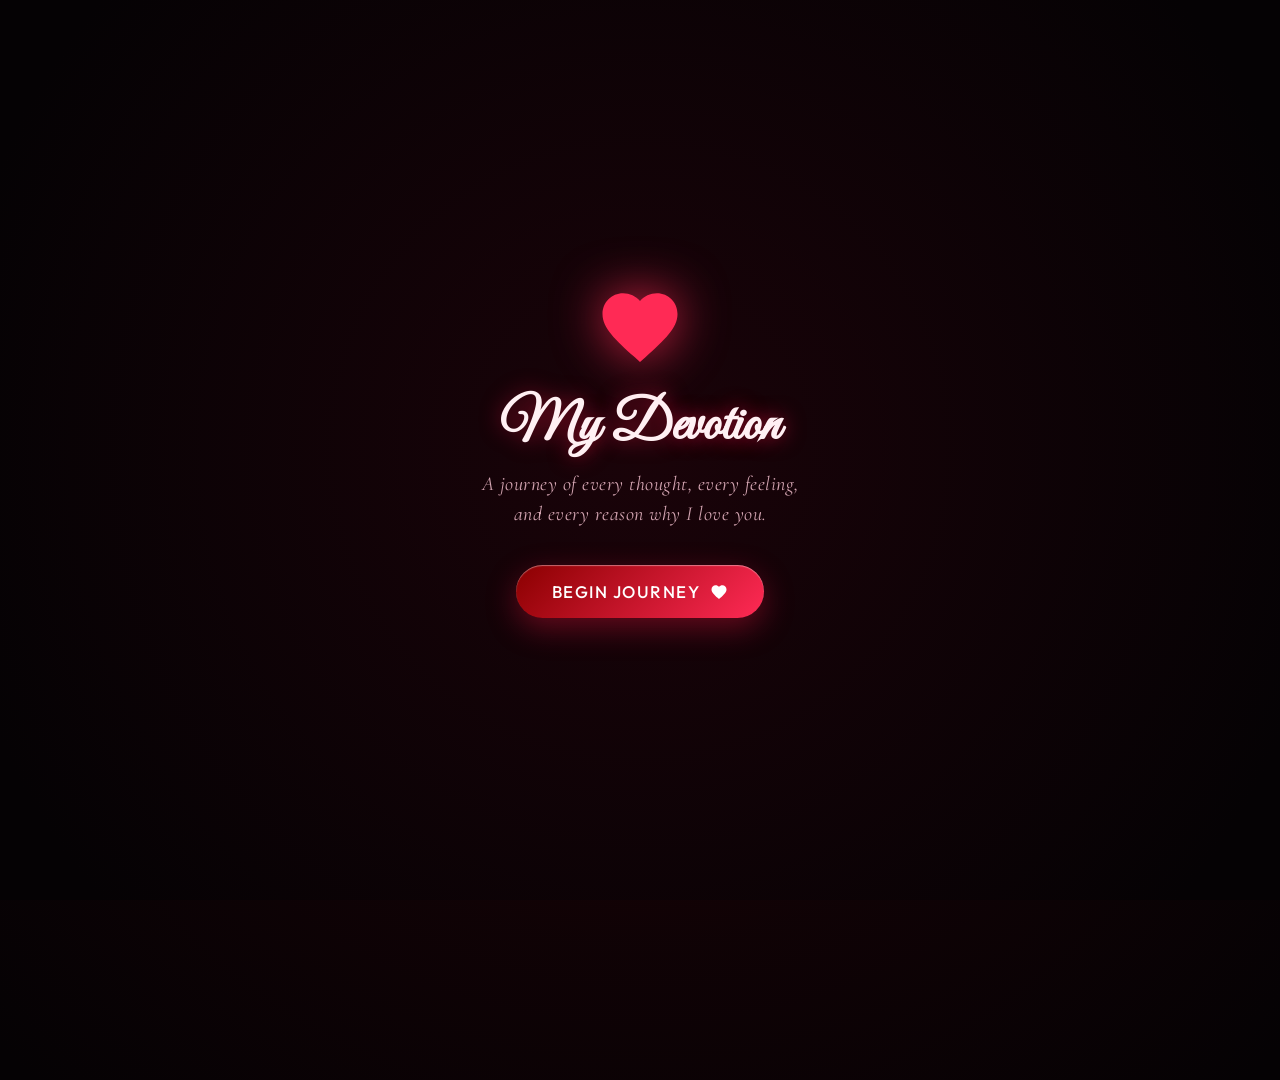
<file: she.html>
<!DOCTYPE html>
<html lang="en">

<head>
    <meta charset="UTF-8">
    <meta name="viewport"
        content="width=device-width, initial-scale=1.0, maximum-scale=1.0, user-scalable=no, viewport-fit=cover">
    <title>A Journey of Devotion • For You</title>
    <meta name="description" content="A romantic mobile experience of pure devotion, step by step, word by word.">
    <meta name="theme-color" content="#060204">

    <!-- Google Fonts for High-End Typography -->
    <link rel="preconnect" href="https://fonts.googleapis.com">
    <link rel="preconnect" href="https://fonts.gstatic.com" crossorigin>
    <link
        href="https://fonts.googleapis.com/css2?family=Cormorant+Garamond:ital,wght@0,400;0,600;0,700;1,400;1,600&family=Outfit:wght@300;400;500;600&family=Great+Vibes&display=swap"
        rel="stylesheet">

    <style>
        :root {
            --bg-dark: #050204;
            --bg-card: rgba(18, 5, 10, 0.65);
            --red-primary: #dc143c;
            --red-deep: #8b0000;
            --red-glow: #ff2a55;
            --red-velvet: #4a040d;
            --text-light: #fff0f3;
            --text-muted: #d4a5b2;
            --text-dim: #7a4f5b;
            --gold-accent: #ffd700;
            --font-serif: 'Cormorant Garamond', Georgia, serif;
            --font-sans: 'Outfit', -apple-system, sans-serif;
            --font-script: 'Great Vibes', cursive;
        }

        * {
            box-sizing: border-box;
            margin: 0;
            padding: 0;
            user-select: none;
            -webkit-user-select: none;
            -webkit-tap-highlight-color: transparent;
        }

        html,
        body {
            width: 100%;
            height: 100%;
            overflow: hidden;
            background-color: var(--bg-dark);
            color: var(--text-light);
            font-family: var(--font-sans);
            touch-action: manipulation;
        }

        /* Ambient Background Canvas */
        #bg-canvas {
            position: absolute;
            top: 0;
            left: 0;
            width: 100%;
            height: 100%;
            z-index: 1;
            pointer-events: none;
        }

        /* Glowing Radial Background Light */
        .radial-ambient {
            position: absolute;
            top: 50%;
            left: 50%;
            transform: translate(-50%, -50%);
            width: 140vw;
            height: 140vh;
            background: radial-gradient(circle at center, rgba(139, 0, 0, 0.28) 0%, rgba(74, 4, 13, 0.15) 45%, rgba(5, 2, 4, 0.95) 80%);
            z-index: 2;
            pointer-events: none;
            animation: pulseGlow 8s ease-in-out infinite alternate;
        }

        @keyframes pulseGlow {
            0% {
                opacity: 0.7;
                transform: translate(-50%, -50%) scale(0.95);
            }

            100% {
                opacity: 1;
                transform: translate(-50%, -50%) scale(1.08);
            }
        }

        /* App Container */
        #app {
            position: relative;
            z-index: 10;
            width: 100%;
            height: 100%;
            display: flex;
            flex-direction: column;
            justify-content: space-between;
            padding: env(safe-area-inset-top, 20px) env(safe-area-inset-right, 20px) env(safe-area-inset-bottom, 20px) env(safe-area-inset-left, 20px);
        }

        /* Intro Overlay */
        #intro-screen {
            position: fixed;
            inset: 0;
            z-index: 100;
            background: radial-gradient(circle at center, #1a0309 0%, #050204 90%);
            display: flex;
            flex-direction: column;
            align-items: center;
            justify-content: center;
            padding: 30px;
            text-align: center;
            transition: opacity 1.2s cubic-bezier(0.4, 0, 0.2, 1), visibility 1.2s;
        }

        #intro-screen.hidden {
            opacity: 0;
            visibility: hidden;
            pointer-events: none;
        }

        .intro-heart {
            width: 90px;
            height: 90px;
            margin-bottom: 24px;
            fill: var(--red-glow);
            filter: drop-shadow(0 0 25px rgba(255, 42, 85, 0.8));
            animation: heartbeat 1.6s ease-in-out infinite;
            cursor: pointer;
        }

        @keyframes heartbeat {

            0%,
            100% {
                transform: scale(1);
                filter: drop-shadow(0 0 20px rgba(255, 42, 85, 0.7));
            }

            14% {
                transform: scale(1.15);
                filter: drop-shadow(0 0 35px rgba(255, 42, 85, 1));
            }

            28% {
                transform: scale(1.03);
                filter: drop-shadow(0 0 25px rgba(255, 42, 85, 0.8));
            }

            42% {
                transform: scale(1.22);
                filter: drop-shadow(0 0 45px rgba(255, 42, 85, 1));
            }

            70% {
                transform: scale(1);
            }
        }

        .intro-title {
            font-family: var(--font-script);
            font-size: 3.5rem;
            color: var(--text-light);
            text-shadow: 0 0 20px rgba(220, 20, 60, 0.6);
            margin-bottom: 12px;
            line-height: 1.1;
        }

        .intro-subtitle {
            font-family: var(--font-serif);
            font-size: 1.25rem;
            font-style: italic;
            color: var(--text-muted);
            margin-bottom: 36px;
            max-width: 320px;
            line-height: 1.5;
            letter-spacing: 0.5px;
        }

        .start-btn {
            background: linear-gradient(135deg, #8b0000 0%, #ff2a55 100%);
            color: #ffffff;
            border: none;
            padding: 16px 36px;
            font-size: 1.05rem;
            font-family: var(--font-sans);
            font-weight: 500;
            letter-spacing: 1.5px;
            text-transform: uppercase;
            border-radius: 50px;
            box-shadow: 0 10px 30px rgba(220, 20, 60, 0.4), inset 0 1px 1px rgba(255, 255, 255, 0.4);
            cursor: pointer;
            display: flex;
            align-items: center;
            gap: 10px;
            transition: transform 0.3s ease, box-shadow 0.3s ease;
        }

        .start-btn:active {
            transform: scale(0.96);
            box-shadow: 0 5px 15px rgba(220, 20, 60, 0.6);
        }

        /* Top Header Bar */
        header {
            display: flex;
            flex-direction: column;
            gap: 10px;
            width: 100%;
            padding-top: 10px;
        }

        .top-nav {
            display: flex;
            align-items: center;
            justify-content: space-between;
            width: 100%;
        }

        .chapter-badge {
            display: inline-flex;
            align-items: center;
            gap: 6px;
            background: rgba(74, 4, 13, 0.5);
            border: 1px solid rgba(220, 20, 60, 0.3);
            backdrop-filter: blur(10px);
            padding: 6px 14px;
            border-radius: 20px;
            font-size: 0.78rem;
            letter-spacing: 1px;
            text-transform: uppercase;
            color: var(--text-muted);
            font-weight: 500;
            transition: all 0.5s ease;
        }

        .nav-actions {
            display: flex;
            align-items: center;
            gap: 10px;
        }

        .icon-btn {
            background: rgba(255, 255, 255, 0.05);
            border: 1px solid rgba(220, 20, 60, 0.2);
            width: 40px;
            height: 40px;
            border-radius: 50%;
            display: flex;
            align-items: center;
            justify-content: center;
            color: var(--text-muted);
            cursor: pointer;
            backdrop-filter: blur(8px);
            transition: all 0.3s ease;
        }

        .icon-btn:active {
            transform: scale(0.92);
            background: rgba(220, 20, 60, 0.2);
            color: var(--text-light);
        }

        .icon-btn svg {
            width: 18px;
            height: 18px;
            fill: currentColor;
        }

        /* Progress Bar */
        .progress-container {
            width: 100%;
            height: 4px;
            background: rgba(255, 255, 255, 0.08);
            border-radius: 2px;
            overflow: hidden;
            position: relative;
        }

        .progress-bar {
            height: 100%;
            width: 0%;
            background: linear-gradient(90deg, #8b0000, #ff2a55, #ffd700);
            border-radius: 2px;
            transition: width 0.4s cubic-bezier(0.25, 1, 0.5, 1);
            box-shadow: 0 0 10px rgba(255, 42, 85, 0.8);
        }

        /* Main Stage Container */
        main {
            flex: 1;
            display: flex;
            flex-direction: column;
            justify-content: center;
            align-items: center;
            position: relative;
            width: 100%;
            max-width: 600px;
            margin: 0 auto;
            padding: 20px 10px;
        }

        /* Card Box */
        .story-card {
            width: 100%;
            min-height: 280px;
            background: var(--bg-card);
            border: 1px solid rgba(255, 42, 85, 0.25);
            border-radius: 24px;
            backdrop-filter: blur(20px);
            -webkit-backdrop-filter: blur(20px);
            padding: 30px 24px;
            display: flex;
            flex-direction: column;
            justify-content: space-between;
            box-shadow: 0 20px 50px rgba(0, 0, 0, 0.7),
                inset 0 1px 0 rgba(255, 255, 255, 0.1),
                0 0 30px rgba(139, 0, 0, 0.15);
            transition: transform 0.3s ease, border-color 0.5s ease, box-shadow 0.5s ease;
            position: relative;
            overflow: hidden;
        }

        .story-card::before {
            content: '';
            position: absolute;
            top: -50%;
            left: -50%;
            width: 200%;
            height: 200%;
            background: radial-gradient(circle at 50% 0%, rgba(255, 42, 85, 0.08) 0%, transparent 60%);
            pointer-events: none;
        }

        /* Faded Past Lines Stack */
        .history-stack {
            display: flex;
            flex-direction: column;
            gap: 12px;
            margin-bottom: 20px;
            opacity: 0.65;
            mask-image: linear-gradient(to bottom, transparent 0%, black 50%);
            -webkit-mask-image: linear-gradient(to bottom, transparent 0%, black 50%);
        }

        .history-line {
            font-family: var(--font-serif);
            font-size: 1.05rem;
            color: var(--text-dim);
            line-height: 1.4;
            transition: all 0.5s ease;
            font-style: italic;
        }

        /* Active Typewriter Box */
        .active-text-box {
            min-height: 110px;
            display: flex;
            align-items: center;
            justify-content: center;
            text-align: center;
            position: relative;
        }

        .active-text {
            font-family: var(--font-serif);
            font-size: 1.65rem;
            font-weight: 600;
            color: var(--text-light);
            line-height: 1.45;
            letter-spacing: 0.2px;
            text-shadow: 0 0 15px rgba(220, 20, 60, 0.4);
            word-wrap: break-word;
            hyphens: auto;
        }

        .active-text.climax {
            font-size: 2.1rem;
            font-weight: 700;
            color: #ffffff;
            text-shadow: 0 0 25px rgba(255, 42, 85, 0.9), 0 0 40px rgba(220, 20, 60, 0.6);
            animation: climaxPulse 2s infinite ease-in-out;
        }

        @keyframes climaxPulse {

            0%,
            100% {
                transform: scale(1);
                text-shadow: 0 0 25px rgba(255, 42, 85, 0.9);
            }

            50% {
                transform: scale(1.03);
                text-shadow: 0 0 35px rgba(255, 42, 85, 1), 0 0 50px rgba(255, 215, 0, 0.6);
            }
        }

        .cursor {
            display: inline-block;
            width: 3px;
            height: 1.3em;
            background-color: var(--red-glow);
            margin-left: 4px;
            vertical-align: middle;
            animation: blink 0.8s infinite;
            box-shadow: 0 0 8px var(--red-glow);
        }

        @keyframes blink {

            0%,
            100% {
                opacity: 1;
            }

            50% {
                opacity: 0;
            }
        }

        /* Tap Prompt */
        .tap-hint {
            display: flex;
            align-items: center;
            justify-content: center;
            gap: 8px;
            margin-top: 20px;
            font-size: 0.8rem;
            color: var(--text-muted);
            letter-spacing: 1px;
            text-transform: uppercase;
            opacity: 0.8;
            animation: hintFade 2s infinite ease-in-out;
        }

        @keyframes hintFade {

            0%,
            100% {
                opacity: 0.4;
                transform: translateY(0);
            }

            50% {
                opacity: 0.9;
                transform: translateY(-3px);
            }
        }

        .tap-hint svg {
            width: 14px;
            height: 14px;
            fill: var(--red-glow);
        }

        /* Bottom Control Bar */
        footer {
            display: flex;
            align-items: center;
            justify-content: space-between;
            width: 100%;
            padding-bottom: 10px;
            max-width: 600px;
            margin: 0 auto;
        }

        .counter-display {
            font-size: 0.82rem;
            color: var(--text-dim);
            font-weight: 500;
            letter-spacing: 1px;
        }

        .counter-display span {
            color: var(--text-muted);
        }

        .auto-play-toggle {
            display: flex;
            align-items: center;
            gap: 6px;
            background: rgba(255, 255, 255, 0.05);
            border: 1px solid rgba(220, 20, 60, 0.2);
            padding: 8px 14px;
            border-radius: 20px;
            font-size: 0.78rem;
            color: var(--text-muted);
            cursor: pointer;
            backdrop-filter: blur(8px);
            transition: all 0.3s ease;
        }

        .auto-play-toggle.active {
            background: rgba(220, 20, 60, 0.3);
            border-color: var(--red-glow);
            color: #ffffff;
            box-shadow: 0 0 12px rgba(255, 42, 85, 0.4);
        }

        /* Journal Modal Overlay */
        #journal-modal {
            position: fixed;
            inset: 0;
            z-index: 90;
            background: rgba(5, 2, 4, 0.95);
            backdrop-filter: blur(25px);
            -webkit-backdrop-filter: blur(25px);
            padding: 30px 20px;
            display: flex;
            flex-direction: column;
            opacity: 0;
            visibility: hidden;
            transition: all 0.4s ease;
        }

        #journal-modal.active {
            opacity: 1;
            visibility: visible;
        }

        .modal-header {
            display: flex;
            align-items: center;
            justify-content: space-between;
            margin-bottom: 20px;
            padding-bottom: 15px;
            border-bottom: 1px solid rgba(220, 20, 60, 0.2);
        }

        .modal-title {
            font-family: var(--font-script);
            font-size: 2.2rem;
            color: var(--text-light);
        }

        .journal-list {
            flex: 1;
            overflow-y: auto;
            display: flex;
            flex-direction: column;
            gap: 14px;
            padding-right: 5px;
        }

        .journal-item {
            font-family: var(--font-serif);
            font-size: 1.1rem;
            color: var(--text-muted);
            line-height: 1.5;
            padding: 12px 16px;
            background: rgba(255, 255, 255, 0.03);
            border-left: 3px solid var(--red-deep);
            border-radius: 0 12px 12px 0;
            transition: all 0.3s ease;
        }

        .journal-item.active-item {
            border-left-color: var(--red-glow);
            background: rgba(220, 20, 60, 0.15);
            color: var(--text-light);
            font-weight: 600;
        }

        /* Final Screen overlay */
        #finale-screen {
            position: fixed;
            inset: 0;
            z-index: 95;
            background: radial-gradient(circle at center, #24040d 0%, #050204 90%);
            display: flex;
            flex-direction: column;
            align-items: center;
            justify-content: center;
            padding: 30px;
            text-align: center;
            opacity: 0;
            visibility: hidden;
            transition: opacity 1.5s ease, visibility 1.5s ease;
            overflow-y: auto;
        }

        #finale-screen.active {
            opacity: 1;
            visibility: visible;
        }

        .finale-heart {
            width: 120px;
            height: 120px;
            fill: url(#heartGradient);
            filter: drop-shadow(0 0 40px rgba(255, 42, 85, 0.9));
            animation: heartbeat 1.4s ease-in-out infinite;
            margin-bottom: 24px;
            cursor: pointer;
        }

        .finale-title {
            font-family: var(--font-script);
            font-size: 3.8rem;
            color: var(--text-light);
            text-shadow: 0 0 30px rgba(255, 42, 85, 0.7);
            margin-bottom: 16px;
            line-height: 1;
        }

        .finale-message {
            font-family: var(--font-serif);
            font-size: 1.25rem;
            color: var(--text-muted);
            max-width: 380px;
            line-height: 1.6;
            margin-bottom: 32px;
            font-style: italic;
        }

        .finale-btn-group {
            display: flex;
            flex-direction: column;
            gap: 14px;
            width: 100%;
            max-width: 280px;
        }

        .secondary-btn {
            background: rgba(255, 255, 255, 0.06);
            border: 1px solid rgba(255, 42, 85, 0.3);
            color: var(--text-light);
            padding: 14px 28px;
            font-size: 0.95rem;
            font-family: var(--font-sans);
            border-radius: 50px;
            cursor: pointer;
            backdrop-filter: blur(10px);
            transition: all 0.3s ease;
        }

        .secondary-btn:active {
            transform: scale(0.96);
            background: rgba(220, 20, 60, 0.25);
        }

        /* Screen Shake Animation on Key Sentences */
        @keyframes screenShake {

            0%,
            100% {
                transform: translate(0, 0);
            }

            20% {
                transform: translate(-4px, 3px);
            }

            40% {
                transform: translate(4px, -3px);
            }

            60% {
                transform: translate(-3px, -2px);
            }

            80% {
                transform: translate(3px, 2px);
            }
        }

        .shake {
            animation: screenShake 0.4s ease-in-out;
        }

        /* Responsive adjustments */
        @media (max-width: 380px) {
            .intro-title {
                font-size: 2.8rem;
            }

            .active-text {
                font-size: 1.45rem;
            }

            .active-text.climax {
                font-size: 1.8rem;
            }

            .story-card {
                padding: 22px 18px;
                min-height: 250px;
            }
        }
    </style>
</head>

<body>

    <!-- Ambient Canvas for Petals & Glow -->
    <canvas id="bg-canvas"></canvas>
    <div class="radial-ambient"></div>

    <!-- SVG Gradient Definitions -->
    <svg style="width:0;height:0;position:absolute;">
        <defs>
            <linearGradient id="heartGradient" x1="0%" y1="0%" x2="100%" y2="100%">
                <stop offset="0%" stop-color="#ff2a55" />
                <stop offset="50%" stop-color="#dc143c" />
                <stop offset="100%" stop-color="#4a040d" />
            </linearGradient>
        </defs>
    </svg>

    <!-- INTRO LANDING SCREEN -->
    <div id="intro-screen">
        <svg class="intro-heart" viewBox="0 0 24 24" id="start-heart-icon">
            <path
                d="M12 21.35l-1.45-1.32C5.4 15.36 2 12.28 2 8.5 2 5.42 4.42 3 7.5 3c1.74 0 3.41.81 4.5 2.09C13.09 3.81 14.76 3 16.5 3 19.58 3 22 5.42 22 8.5c0 3.78-3.4 6.86-8.55 11.54L12 21.35z" />
        </svg>
        <h1 class="intro-title">My Devotion</h1>
        <p class="intro-subtitle">A journey of every thought, every feeling, and every reason why I love you.</p>
        <button class="start-btn" id="start-btn">
            <span>Begin Journey</span>
            <svg width="18" height="18" viewBox="0 0 24 24" fill="currentColor">
                <path
                    d="M12 21.35l-1.45-1.32C5.4 15.36 2 12.28 2 8.5 2 5.42 4.42 3 7.5 3c1.74 0 3.41.81 4.5 2.09C13.09 3.81 14.76 3 16.5 3 19.58 3 22 5.42 22 8.5c0 3.78-3.4 6.86-8.55 11.54L12 21.35z" />
            </svg>
        </button>
    </div>

    <!-- MAIN APPLICATION STAGE -->
    <div id="app">
        <!-- Top Header Navigation -->
        <header>
            <div class="top-nav">
                <div class="chapter-badge" id="chapter-badge">
                    <span>Chapter I</span> • <span>I'm Proud Of You</span>
                </div>
                <div class="nav-actions">
                    <button class="icon-btn" id="audio-toggle" title="Toggle Music & Sound">
                        <svg id="sound-icon-on" viewBox="0 0 24 24">
                            <path
                                d="M3 9v6h4l5 5V4L7 9H3zm13.5 3c0-1.77-1.02-3.29-2.5-4.03v8.05c1.48-.73 2.5-2.25 2.5-4.02zM14 3.23v2.06c2.89.86 5 3.54 5 6.71s-2.11 5.85-5 6.71v2.06c4.01-.91 7-4.49 7-8.77s-2.99-7.86-7-8.77z" />
                        </svg>
                        <svg id="sound-icon-off" viewBox="0 0 24 24" style="display:none;">
                            <path
                                d="M16.5 12c0-1.77-1.02-3.29-2.5-4.03v2.21l2.45 2.45c.03-.2.05-.41.05-.63zm2.5 0c0 .94-.2 1.82-.54 2.64l1.51 1.51C20.63 14.91 21 13.5 21 12c0-4.28-2.99-7.86-7-8.77v2.06c2.89.86 5 3.54 5 6.71zM4.27 3L3 4.27 7.73 9H3v6h4l5 5v-6.73l4.25 4.25c-.67.52-1.42.93-2.25 1.18v2.06c1.38-.31 2.63-.95 3.69-1.81L19.73 21 21 19.73l-9-9L4.27 3zM12 4L9.91 6.09 12 8.18V4z" />
                        </svg>
                    </button>
                    <button class="icon-btn" id="journal-toggle" title="View Full Devotion Journal">
                        <svg viewBox="0 0 24 24">
                            <path
                                d="M18 2H6c-1.1 0-2 .9-2 2v16c0 1.1.9 2 2 2h12c1.1 0 2-.9 2-2V4c0-1.1-.9-2-2-2zM6 4h5v8l-2.5-1.5L6 12V4z" />
                        </svg>
                    </button>
                </div>
            </div>
            <div class="progress-container">
                <div class="progress-bar" id="progress-bar"></div>
            </div>
        </header>

        <!-- Main Content Area -->
        <main id="main-stage">
            <div class="story-card" id="story-card">
                <div class="history-stack" id="history-stack">
                    <!-- Previous lines will render here dynamically -->
                </div>

                <div class="active-text-box">
                    <div class="active-text" id="active-text"></div>
                    <span class="cursor" id="cursor"></span>
                </div>

                <div class="tap-hint">
                    <svg viewBox="0 0 24 24">
                        <path
                            d="M12 21.35l-1.45-1.32C5.4 15.36 2 12.28 2 8.5 2 5.42 4.42 3 7.5 3c1.74 0 3.41.81 4.5 2.09C13.09 3.81 14.76 3 16.5 3 19.58 3 22 5.42 22 8.5c0 3.78-3.4 6.86-8.55 11.54L12 21.35z" />
                    </svg>
                    <span id="hint-text">Tap anywhere for next line</span>
                </div>
            </div>
        </main>

        <!-- Footer Controls -->
        <footer>
            <div class="counter-display" id="counter-display">
                Line <span id="current-index">1</span> of <span id="total-count">196</span>
            </div>

            <button class="auto-play-toggle" id="auto-play-btn">
                <svg width="14" height="14" viewBox="0 0 24 24" fill="currentColor">
                    <path d="M8 5v14l11-7z" />
                </svg>
                <span id="auto-text">Auto Play</span>
            </button>
        </footer>
    </div>

    <!-- JOURNAL MODAL -->
    <div id="journal-modal">
        <div class="modal-header">
            <h2 class="modal-title">Journal of Devotion</h2>
            <button class="icon-btn" id="close-journal">
                <svg viewBox="0 0 24 24">
                    <path
                        d="M19 6.41L17.59 5 12 10.59 6.41 5 5 6.41 10.59 12 5 17.59 6.41 19 12 13.41 17.59 19 19 17.59 13.41 12z" />
                </svg>
            </button>
        </div>
        <div class="journal-list" id="journal-list"></div>
    </div>

    <!-- FINALE SCREEN -->
    <div id="finale-screen">
        <svg class="finale-heart" viewBox="0 0 24 24" id="finale-heart-icon">
            <path
                d="M12 21.35l-1.45-1.32C5.4 15.36 2 12.28 2 8.5 2 5.42 4.42 3 7.5 3c1.74 0 3.41.81 4.5 2.09C13.09 3.81 14.76 3 16.5 3 19.58 3 22 5.42 22 8.5c0 3.78-3.4 6.86-8.55 11.54L12 21.35z" />
        </svg>
        <h2 class="finale-title">Forever & Always</h2>
        <p class="finale-message">
            "Through every quiet morning, through every storm, and through every smile... I will always love you,
            support you, and hold you close."
        </p>
        <p class="finale-message">
            "Made with love for my Shirsa by someone truely her's"<br>
        </p>

        <div class="finale-btn-group">
            <button class="start-btn" id="replay-btn" style="justify-content: center;">
                <span>Relive Our Journey</span>
            </button>
            <button class="secondary-btn" id="open-journal-finale">
                <span>Read All Statements</span>
            </button>
        </div>
    </div>

    <script>
        /* ==========================================
           ALL SENTENCES (196 ITEMS) STRICTLY PRESERVED
           ========================================== */
        const LINES = [
            // CHAPTER 1: I'm Proud Of You (23 lines)
            { chapter: 1, title: "I'm Proud Of You", text: "I’m proud of you for waking up." },
            { chapter: 1, title: "I'm Proud Of You", text: "I’m proud of you for brushing your hair." },
            { chapter: 1, title: "I'm Proud Of You", text: "I’m proud of you for blinking." },
            { chapter: 1, title: "I'm Proud Of You", text: "I’m proud of you for breathing." },
            { chapter: 1, title: "I'm Proud Of You", text: "I’m proud of you for making your bed." },
            { chapter: 1, title: "I'm Proud Of You", text: "I’m proud of you for eating." },
            { chapter: 1, title: "I'm Proud Of You", text: "I’m proud of you for trying to eat." },
            { chapter: 1, title: "I'm Proud Of You", text: "I’m proud of you for drinking water." },
            { chapter: 1, title: "I'm Proud Of You", text: "I’m proud of you for being here." },
            { chapter: 1, title: "I'm Proud Of You", text: "I’m proud of you for being you." },
            { chapter: 1, title: "I'm Proud Of You", text: "I’m proud of you for smiling." },
            { chapter: 1, title: "I'm Proud Of You", text: "I’m proud of you for continuing on even when things are difficult for you." },
            { chapter: 1, title: "I'm Proud Of You", text: "I’m proud of you for standing up." },
            { chapter: 1, title: "I'm Proud Of You", text: "I’m proud of you for blinking." },
            { chapter: 1, title: "I'm Proud Of You", text: "I’m proud of you for standing up." },
            { chapter: 1, title: "I'm Proud Of You", text: "I’m proud of you for sitting down." },
            { chapter: 1, title: "I'm Proud Of You", text: "I’m proud of you for defending yourself." },
            { chapter: 1, title: "I'm Proud Of You", text: "I’m proud of you for believing in yourself." },
            { chapter: 1, title: "I'm Proud Of You", text: "I’m proud of you for simply trying." },
            { chapter: 1, title: "I'm Proud Of You", text: "I’m proud of you for being alive." },
            { chapter: 1, title: "I'm Proud Of You", text: "IM PROUD OF YOU. ♥", special: true },

            // CHAPTER 2: Unconditional Love (123 lines)
            { chapter: 2, title: "Unconditional Love", text: "i love you" },
            { chapter: 2, title: "Unconditional Love", text: "i love your smile" },
            { chapter: 2, title: "Unconditional Love", text: "i love your laugh" },
            { chapter: 2, title: "Unconditional Love", text: "i love your personality" },
            { chapter: 2, title: "Unconditional Love", text: "i love your hair" },
            { chapter: 2, title: "Unconditional Love", text: "i love your insecurities" },
            { chapter: 2, title: "Unconditional Love", text: "i love your accomplishments" },
            { chapter: 2, title: "Unconditional Love", text: "i love your failures" },
            { chapter: 2, title: "Unconditional Love", text: "i love your eyes" },
            { chapter: 2, title: "Unconditional Love", text: "i love your beauty" },
            { chapter: 2, title: "Unconditional Love", text: "i love your handwriting" },
            { chapter: 2, title: "Unconditional Love", text: "i love the way you dance" },
            { chapter: 2, title: "Unconditional Love", text: "i love you on your happy days" },
            { chapter: 2, title: "Unconditional Love", text: "i love you on your sad days" },
            { chapter: 2, title: "Unconditional Love", text: "i love you on the days you feel lonely" },
            { chapter: 2, title: "Unconditional Love", text: "i love you on the days you feel helpless" },
            { chapter: 2, title: "Unconditional Love", text: "i love you on the days you feel like no one cares" },
            { chapter: 2, title: "Unconditional Love", text: "i love you on the days you feel forgotten" },
            { chapter: 2, title: "Unconditional Love", text: "i love you on the days you feel unmotivated" },
            { chapter: 2, title: "Unconditional Love", text: "i love you on the days you feel loved" },
            { chapter: 2, title: "Unconditional Love", text: "i love you on the days you feel sick" },
            { chapter: 2, title: "Unconditional Love", text: "i love you on the days you feel motivated" },
            { chapter: 2, title: "Unconditional Love", text: "i love you on the days you feel depressed" },
            { chapter: 2, title: "Unconditional Love", text: "i love you on the days you feel stresses" },
            { chapter: 2, title: "Unconditional Love", text: "i love you on the days you feel crazy" },
            { chapter: 2, title: "Unconditional Love", text: "i love you on the days you feel hopeful" },
            { chapter: 2, title: "Unconditional Love", text: "i love you on the days you feel cuddly" },
            { chapter: 2, title: "Unconditional Love", text: "i love you on the days you feel clingy" },
            { chapter: 2, title: "Unconditional Love", text: "i love you on the days you feel amazing" },
            { chapter: 2, title: "Unconditional Love", text: "i love you on the days you feel beautiful" },
            { chapter: 2, title: "Unconditional Love", text: "i love you on the days you feel like a failure" },
            { chapter: 2, title: "Unconditional Love", text: "i love you on the days you feel angry" },
            { chapter: 2, title: "Unconditional Love", text: "i love you on the days you feel aggressive" },
            { chapter: 2, title: "Unconditional Love", text: "i love you on the days you feel horrible" },
            { chapter: 2, title: "Unconditional Love", text: "i love you on the days you feel safe" },
            { chapter: 2, title: "Unconditional Love", text: "i love you on the days you feel unsafe" },
            { chapter: 2, title: "Unconditional Love", text: "i love you on the days you feel vulnerable" },
            { chapter: 2, title: "Unconditional Love", text: "i love you on the days you feel weird" },
            { chapter: 2, title: "Unconditional Love", text: "i love you on the days you feel ok" },
            { chapter: 2, title: "Unconditional Love", text: "i love you when you're healthy" },
            { chapter: 2, title: "Unconditional Love", text: "i love how you sing" },
            { chapter: 2, title: "Unconditional Love", text: "i love your taste in music" },
            { chapter: 2, title: "Unconditional Love", text: "i love your taste in movies" },
            { chapter: 2, title: "Unconditional Love", text: "i love your taste in tv shows" },
            { chapter: 2, title: "Unconditional Love", text: "i love the way you move" },
            { chapter: 2, title: "Unconditional Love", text: "i love the way you act" },
            { chapter: 2, title: "Unconditional Love", text: "i love you when you cry" },
            { chapter: 2, title: "Unconditional Love", text: "i love you when you're kind" },
            { chapter: 2, title: "Unconditional Love", text: "i love you when you're mean" },
            { chapter: 2, title: "Unconditional Love", text: "i love you when you're alone" },
            { chapter: 2, title: "Unconditional Love", text: "i love you when you can't feel" },
            { chapter: 2, title: "Unconditional Love", text: "i love you when you feel too much" },
            { chapter: 2, title: "Unconditional Love", text: "i love you when you can't take life anymore" },
            { chapter: 2, title: "Unconditional Love", text: "i love you when you feel like it's too much" },
            { chapter: 2, title: "Unconditional Love", text: "i love you when you're asleep" },
            { chapter: 2, title: "Unconditional Love", text: "i love you when you have nightmares" },
            { chapter: 2, title: "Unconditional Love", text: "i love you when you have dreams" },
            { chapter: 2, title: "Unconditional Love", text: "i love how you believe" },
            { chapter: 2, title: "Unconditional Love", text: "i love you when you believe in yourself" },
            { chapter: 2, title: "Unconditional Love", text: "i love you when you don't believe in yourself" },
            { chapter: 2, title: "Unconditional Love", text: "i love you when you hate yourself" },
            { chapter: 2, title: "Unconditional Love", text: "i love you when you love yourself" },
            { chapter: 2, title: "Unconditional Love", text: "i love the way you think" },
            { chapter: 2, title: "Unconditional Love", text: "i love you problems" },
            { chapter: 2, title: "Unconditional Love", text: "i love your solutions" },
            { chapter: 2, title: "Unconditional Love", text: "i love how you support" },
            { chapter: 2, title: "Unconditional Love", text: "i love you when you're in pain" },
            { chapter: 2, title: "Unconditional Love", text: "i love you when you're hurt" },
            { chapter: 2, title: "Unconditional Love", text: "i love your promises" },
            { chapter: 2, title: "Unconditional Love", text: "i love your secrets" },
            { chapter: 2, title: "Unconditional Love", text: "i love your attitude" },
            { chapter: 2, title: "Unconditional Love", text: "i love your creativity" },
            { chapter: 2, title: "Unconditional Love", text: "i love your voice" },
            { chapter: 2, title: "Unconditional Love", text: "i love you hand gestures" },
            { chapter: 2, title: "Unconditional Love", text: "i love your stories" },
            { chapter: 2, title: "Unconditional Love", text: "i love your wounds" },
            { chapter: 2, title: "Unconditional Love", text: "i love your scars" },
            { chapter: 2, title: "Unconditional Love", text: "i love your face" },
            { chapter: 2, title: "Unconditional Love", text: "i love your past" },
            { chapter: 2, title: "Unconditional Love", text: "i love your future" },
            { chapter: 2, title: "Unconditional Love", text: "i love your present" },
            { chapter: 2, title: "Unconditional Love", text: "i love your outfits" },
            { chapter: 2, title: "Unconditional Love", text: "i love your style" },
            { chapter: 2, title: "Unconditional Love", text: "i love your art" },
            { chapter: 2, title: "Unconditional Love", text: "i love your honesty" },
            { chapter: 2, title: "Unconditional Love", text: "i love you when you lie" },
            { chapter: 2, title: "Unconditional Love", text: "i love you when you're tired" },
            { chapter: 2, title: "Unconditional Love", text: "i love you when you're energetic" },
            { chapter: 2, title: "Unconditional Love", text: "i love how you look" },
            { chapter: 2, title: "Unconditional Love", text: "i love how you cook" },
            { chapter: 2, title: "Unconditional Love", text: "i love you when you're adventurous" },
            { chapter: 2, title: "Unconditional Love", text: "i love you when you're scared" },
            { chapter: 2, title: "Unconditional Love", text: "i love your imperfections" },
            { chapter: 2, title: "Unconditional Love", text: "i love your perfections" },
            { chapter: 2, title: "Unconditional Love", text: "i love you when you worry" },
            { chapter: 2, title: "Unconditional Love", text: "i love you when you talk" },
            { chapter: 2, title: "Unconditional Love", text: "i love your opinions" },
            { chapter: 2, title: "Unconditional Love", text: "i love you when you have a headache" },
            { chapter: 2, title: "Unconditional Love", text: "i love you when you have a stomach ache" },
            { chapter: 2, title: "Unconditional Love", text: "i love you when you help others" },
            { chapter: 2, title: "Unconditional Love", text: "i love you when you need help" },
            { chapter: 2, title: "Unconditional Love", text: "i love you when you're mature" },
            { chapter: 2, title: "Unconditional Love", text: "i love you when you're immature" },
            { chapter: 2, title: "Unconditional Love", text: "i love you in the hard times" },
            { chapter: 2, title: "Unconditional Love", text: "i love you in the easy times" },
            { chapter: 2, title: "Unconditional Love", text: "i love you when life is meh" },
            { chapter: 2, title: "Unconditional Love", text: "i love you when you're responsible" },
            { chapter: 2, title: "Unconditional Love", text: "i love you when you're irresponsible" },
            { chapter: 2, title: "Unconditional Love", text: "i love you when you fight" },
            { chapter: 2, title: "Unconditional Love", text: "i love you in your darkest moments" },
            { chapter: 2, title: "Unconditional Love", text: "i love you in your brightest moments" },
            { chapter: 2, title: "Unconditional Love", text: "i love your heart" },
            { chapter: 2, title: "Unconditional Love", text: "i love you in the day" },
            { chapter: 2, title: "Unconditional Love", text: "i love you in the night" },
            { chapter: 2, title: "Unconditional Love", text: "i love you at midnight" },
            { chapter: 2, title: "Unconditional Love", text: "i love you at 3 am" },
            { chapter: 2, title: "Unconditional Love", text: "i love you at all times" },
            { chapter: 2, title: "Unconditional Love", text: "i love you at your best" },
            { chapter: 2, title: "Unconditional Love", text: "i love you at your worst" },
            { chapter: 2, title: "Unconditional Love", text: "i love the little things you do" },
            { chapter: 2, title: "Unconditional Love", text: "i love all of you" },
            { chapter: 2, title: "Unconditional Love", text: "i love you when you're you" },
            { chapter: 2, title: "Unconditional Love", text: "i love 𝙮𝙤𝙪 <3", special: true },

            // CHAPTER 3: Every Detail Of You (18 lines including transition)
            { chapter: 3, title: "Every Detail Of You", text: "I love ur looks" },
            { chapter: 3, title: "Every Detail Of You", text: "I love ur smile" },
            { chapter: 3, title: "Every Detail Of You", text: "I love ur eyes" },
            { chapter: 3, title: "Every Detail Of You", text: "I love ur hair" },
            { chapter: 3, title: "Every Detail Of You", text: "I love ur skin" },
            { chapter: 3, title: "Every Detail Of You", text: "I love ur personality" },
            { chapter: 3, title: "Every Detail Of You", text: "I love ur touch" },
            { chapter: 3, title: "Every Detail Of You", text: "I love ur insecurities" },
            { chapter: 3, title: "Every Detail Of You", text: "I love ur dream" },
            { chapter: 3, title: "Every Detail Of You", text: "I love ur walk" },
            { chapter: 3, title: "Every Detail Of You", text: "I love ur talk" },
            { chapter: 3, title: "Every Detail Of You", text: "I love ur name" },
            { chapter: 3, title: "Every Detail Of You", text: "I love ur weight" },
            { chapter: 3, title: "Every Detail Of You", text: "I love ur height" },
            { chapter: 3, title: "Every Detail Of You", text: "I love ur things that u love" },
            { chapter: 3, title: "Every Detail Of You", text: "I love ur happiness" },
            { chapter: 3, title: "Every Detail Of You", text: "I love ur unique" },
            { chapter: 3, title: "Every Detail Of You", text: "But...", transition: true },

            // CHAPTER 4: I Hate Your Pain (14 lines including transition)
            { chapter: 4, title: "I Hate Your Pain", text: "I hate when ur sad" },
            { chapter: 4, title: "I Hate Your Pain", text: "I hate when ur crying" },
            { chapter: 4, title: "I Hate Your Pain", text: "I hate when ur depressed" },
            { chapter: 4, title: "I Hate Your Pain", text: "I hate when ur stress" },
            { chapter: 4, title: "I Hate Your Pain", text: "I hate when ur get abused with ur family" },
            { chapter: 4, title: "I Hate Your Pain", text: "I hate when ur see what the things that should you don't have to see" },
            { chapter: 4, title: "I Hate Your Pain", text: "I hate when ur throw the stuff" },
            { chapter: 4, title: "I Hate Your Pain", text: "I hate when ur crying alone" },
            { chapter: 4, title: "I Hate Your Pain", text: "I hate when ur scared" },
            { chapter: 4, title: "I Hate Your Pain", text: "I hate when ur harm ur self" },
            { chapter: 4, title: "I Hate Your Pain", text: "I hate when ur anxiety get higher all the time" },
            { chapter: 4, title: "I Hate Your Pain", text: "I hate when ur lost" },
            { chapter: 4, title: "I Hate Your Pain", text: "I hate when ur heart is breaking" },
            { chapter: 4, title: "I Hate Your Pain", text: "And...", transition: true },

            // CHAPTER 5: You Are Everything (18 lines)
            { chapter: 5, title: "You Are Everything", text: "Ur beautiful" },
            { chapter: 5, title: "You Are Everything", text: "Ur perfect" },
            { chapter: 5, title: "You Are Everything", text: "Ur pretty" },
            { chapter: 5, title: "You Are Everything", text: "Ur gorgeous" },
            { chapter: 5, title: "You Are Everything", text: "Ur unique" },
            { chapter: 5, title: "You Are Everything", text: "Ur amazing" },
            { chapter: 5, title: "You Are Everything", text: "Ur awesome" },
            { chapter: 5, title: "You Are Everything", text: "Ur hardworker" },
            { chapter: 5, title: "You Are Everything", text: "Ur strong" },
            { chapter: 5, title: "You Are Everything", text: "Ur creative" },
            { chapter: 5, title: "You Are Everything", text: "Ur wonderful" },
            { chapter: 5, title: "You Are Everything", text: "Ur cheerful" },
            { chapter: 5, title: "You Are Everything", text: "Ur heartkind" },
            { chapter: 5, title: "You Are Everything", text: "Ur caring" },
            { chapter: 5, title: "You Are Everything", text: "Ur shympathic" },
            { chapter: 5, title: "You Are Everything", text: "Ur NOT weak", special: true },
            { chapter: 5, title: "You Are Everything", text: "Ur everything", special: true },
            { chapter: 5, title: "You Are Everything", text: "Don't listen to other people saying...❤", special: true }
        ];

        const CHAPTER_ROMAN = ["I", "II", "III", "IV", "V"];

        /* STATE VARIABLES */
        let currentIndex = 0;
        let typingTimer = null;
        let isTyping = false;
        let soundEnabled = true;
        let autoPlayEnabled = false;
        let autoPlayTimer = null;
        let currentDisplayedText = "";

        /* DOM ELEMENTS */
        const introScreen = document.getElementById('intro-screen');
        const startBtn = document.getElementById('start-btn');
        const chapterBadge = document.getElementById('chapter-badge');
        const progressBar = document.getElementById('progress-bar');
        const historyStack = document.getElementById('history-stack');
        const activeTextEl = document.getElementById('active-text');
        const hintTextEl = document.getElementById('hint-text');
        const currentIndexEl = document.getElementById('current-index');
        const totalCountEl = document.getElementById('total-count');
        const autoPlayBtn = document.getElementById('auto-play-btn');
        const autoTextEl = document.getElementById('auto-text');
        const audioToggle = document.getElementById('audio-toggle');
        const soundIconOn = document.getElementById('sound-icon-on');
        const soundIconOff = document.getElementById('sound-icon-off');
        const journalModal = document.getElementById('journal-modal');
        const journalToggle = document.getElementById('journal-toggle');
        const closeJournal = document.getElementById('close-journal');
        const journalList = document.getElementById('journal-list');
        const finaleScreen = document.getElementById('finale-screen');
        const replayBtn = document.getElementById('replay-btn');
        const openJournalFinale = document.getElementById('open-journal-finale');
        const mainStage = document.getElementById('main-stage');

        totalCountEl.textContent = LINES.length;

        /* ==========================================
           CANVAS PARTICLE ENGINE (Falling Petals & Sparkles)
           ========================================== */
        const canvas = document.getElementById('bg-canvas');
        const ctx = canvas.getContext('2d');
        let particles = [];

        function resizeCanvas() {
            canvas.width = window.innerWidth;
            canvas.height = window.innerHeight;
        }
        window.addEventListener('resize', resizeCanvas);
        resizeCanvas();

        class Particle {
            constructor() {
                this.reset();
            }
            reset() {
                this.x = Math.random() * canvas.width;
                this.y = Math.random() * canvas.height - canvas.height;
                this.size = Math.random() * 8 + 4;
                this.speedY = Math.random() * 1.2 + 0.6;
                this.speedX = Math.sin(Math.random() * Math.PI) * 0.8;
                this.rotation = Math.random() * 360;
                this.rotSpeed = (Math.random() - 0.5) * 1.5;
                this.opacity = Math.random() * 0.5 + 0.3;
                this.color = Math.random() > 0.3 ? '#dc143c' : '#ff2a55';
                this.isHeart = Math.random() > 0.85;
            }
            update() {
                this.y += this.speedY;
                this.x += Math.sin(this.y * 0.01) * 0.5 + this.speedX * 0.2;
                this.rotation += this.rotSpeed;
                if (this.y > canvas.height + 20) {
                    this.reset();
                    this.y = -10;
                }
            }
            draw() {
                ctx.save();
                ctx.translate(this.x, this.y);
                ctx.rotate((this.rotation * Math.PI) / 180);
                ctx.globalAlpha = this.opacity;

                if (this.isHeart) {
                    ctx.fillStyle = this.color;
                    ctx.beginPath();
                    const topCurveHeight = this.size * 0.3;
                    ctx.moveTo(0, topCurveHeight);
                    ctx.bezierCurveTo(0, 0, -this.size / 2, 0, -this.size / 2, topCurveHeight);
                    ctx.bezierCurveTo(-this.size / 2, (this.size + topCurveHeight) / 2, 0, this.size, 0, this.size);
                    ctx.bezierCurveTo(0, this.size, this.size / 2, (this.size + topCurveHeight) / 2, this.size / 2, topCurveHeight);
                    ctx.bezierCurveTo(this.size / 2, 0, 0, 0, 0, topCurveHeight);
                    ctx.fill();
                } else {
                    // Petal oval shape
                    ctx.fillStyle = this.color;
                    ctx.beginPath();
                    ctx.ellipse(0, 0, this.size, this.size * 0.5, 0, 0, 2 * Math.PI);
                    ctx.fill();
                }
                ctx.restore();
            }
        }

        function initParticles() {
            particles = [];
            const count = window.innerWidth < 600 ? 35 : 60;
            for (let i = 0; i < count; i++) {
                const p = new Particle();
                p.y = Math.random() * canvas.height; // populate initial screen
                particles.push(p);
            }
        }
        initParticles();

        function animateParticles() {
            ctx.clearRect(0, 0, canvas.width, canvas.height);
            particles.forEach(p => {
                p.update();
                p.draw();
            });
            requestAnimationFrame(animateParticles);
        }
        animateParticles();

        function spawnHeartBurst(x, y) {
            for (let i = 0; i < 15; i++) {
                const p = new Particle();
                p.x = x || canvas.width / 2;
                p.y = y || canvas.height / 2;
                p.isHeart = true;
                p.size = Math.random() * 12 + 8;
                p.speedY = (Math.random() - 0.7) * 4;
                p.speedX = (Math.random() - 0.5) * 5;
                p.opacity = 0.9;
                particles.push(p);
            }
        }

        /* ==========================================
           WEB AUDIO SYNTHESIZER (Ambient & Typewriter)
           ========================================== */
        let audioCtx = null;
        let synthOsc = null;
        let gainNode = null;

        function initAudio() {
            if (!audioCtx) {
                const AudioContext = window.AudioContext || window.webkitAudioContext;
                audioCtx = new AudioContext();
            }
            if (audioCtx.state === 'suspended') {
                audioCtx.resume();
            }
        }

        function playTypewriterClick() {
            if (!soundEnabled) return;
            try {
                initAudio();
                const osc = audioCtx.createOscillator();
                const clickGain = audioCtx.createGain();

                // Subtle soft wooden tap frequency
                osc.type = 'sine';
                osc.frequency.setValueAtTime(450 + Math.random() * 120, audioCtx.currentTime);
                osc.frequency.exponentialRampToValueAtTime(120, audioCtx.currentTime + 0.03);

                clickGain.gain.setValueAtTime(0.025, audioCtx.currentTime);
                clickGain.gain.exponentialRampToValueAtTime(0.001, audioCtx.currentTime + 0.03);

                osc.connect(clickGain);
                clickGain.connect(audioCtx.destination);

                osc.start();
                osc.stop(audioCtx.currentTime + 0.035);
            } catch (e) { }
        }

        function playSpecialChime() {
            if (!soundEnabled) return;
            try {
                initAudio();
                const notes = [523.25, 659.25, 783.99, 1046.50]; // C5, E5, G5, C6
                notes.forEach((freq, idx) => {
                    const osc = audioCtx.createOscillator();
                    const noteGain = audioCtx.createGain();

                    osc.type = 'triangle';
                    osc.frequency.setValueAtTime(freq, audioCtx.currentTime + idx * 0.08);

                    noteGain.gain.setValueAtTime(0, audioCtx.currentTime + idx * 0.08);
                    noteGain.gain.linearRampToValueAtTime(0.08, audioCtx.currentTime + idx * 0.08 + 0.02);
                    noteGain.gain.exponentialRampToValueAtTime(0.001, audioCtx.currentTime + idx * 0.08 + 1.2);

                    osc.connect(noteGain);
                    noteGain.connect(audioCtx.destination);

                    osc.start(audioCtx.currentTime + idx * 0.08);
                    osc.stop(audioCtx.currentTime + idx * 0.08 + 1.3);
                });
            } catch (e) { }
        }

        /* Ambient Warm Pad Synth */
        let isAmbientPlaying = false;
        function startAmbientSynth() {
            if (isAmbientPlaying || !soundEnabled) return;
            try {
                initAudio();
                gainNode = audioCtx.createGain();
                gainNode.gain.setValueAtTime(0.01, audioCtx.currentTime);
                gainNode.gain.linearRampToValueAtTime(0.04, audioCtx.currentTime + 3);

                const filter = audioCtx.createBiquadFilter();
                filter.type = 'lowpass';
                filter.frequency.value = 350;

                // Soft triad chord (A-flat, C, E-flat)
                [207.65, 261.63, 311.13].forEach(freq => {
                    const osc = audioCtx.createOscillator();
                    osc.type = 'sine';
                    osc.frequency.value = freq;
                    osc.connect(filter);
                    osc.start();
                });

                filter.connect(gainNode);
                gainNode.connect(audioCtx.destination);
                isAmbientPlaying = true;
            } catch (e) { }
        }

        /* ==========================================
           TYPEWRITER ANIMATION & JOURNEY LOGIC
           ========================================== */
        function renderCurrentSentence(instant = false) {
            if (currentIndex >= LINES.length) {
                showFinaleScreen();
                return;
            }

            const item = LINES[currentIndex];
            const text = item.text;

            // Update Chapter Info
            const roman = CHAPTER_ROMAN[item.chapter - 1] || "I";
            chapterBadge.innerHTML = `<span>Chapter ${roman}</span> • <span>${item.title}</span>`;

            // Update Progress Bar & Counter
            const pct = ((currentIndex + 1) / LINES.length) * 100;
            progressBar.style.width = `${pct}%`;
            currentIndexEl.textContent = currentIndex + 1;

            // Apply Climax Styling if applicable
            if (item.special) {
                activeTextEl.classList.add('climax');
            } else {
                activeTextEl.classList.remove('climax');
            }

            // Haptic Feedback for Mobile
            if (item.special && window.navigator && window.navigator.vibrate) {
                window.navigator.vibrate([40, 60, 80]);
            }

            if (item.special) {
                document.body.classList.add('shake');
                setTimeout(() => document.body.classList.remove('shake'), 450);
                spawnHeartBurst();
                playSpecialChime();
            }

            // Clear timer & setup typing
            if (typingTimer) clearInterval(typingTimer);
            activeTextEl.textContent = "";
            currentDisplayedText = "";
            isTyping = true;
            hintTextEl.textContent = "Tap to complete sentence";

            if (instant) {
                activeTextEl.textContent = text;
                currentDisplayedText = text;
                isTyping = false;
                hintTextEl.textContent = "Tap for next line ♥";
                return;
            }

            let charIdx = 0;
            const baseSpeed = item.special ? 55 : 32;

            typingTimer = setInterval(() => {
                if (charIdx < text.length) {
                    const char = text.charAt(charIdx);
                    activeTextEl.textContent += char;
                    currentDisplayedText += char;
                    charIdx++;
                    playTypewriterClick();
                } else {
                    clearInterval(typingTimer);
                    isTyping = false;
                    hintTextEl.textContent = "Tap anywhere for next line ♥";

                    if (autoPlayEnabled) {
                        scheduleAutoNext();
                    }
                }
            }, baseSpeed);
        }

        function advanceNextLine() {
            startAmbientSynth();
            if (isTyping) {
                // Instant complete current typing
                if (typingTimer) clearInterval(typingTimer);
                const item = LINES[currentIndex];
                activeTextEl.textContent = item.text;
                currentDisplayedText = item.text;
                isTyping = false;
                hintTextEl.textContent = "Tap anywhere for next line ♥";
                if (autoPlayEnabled) scheduleAutoNext();
                return;
            }

            // Move current sentence to history stack
            if (currentDisplayedText.trim() !== "") {
                pushHistoryLine(currentDisplayedText);
            }

            currentIndex++;

            if (currentIndex >= LINES.length) {
                showFinaleScreen();
                return;
            }

            renderCurrentSentence();
        }

        function pushHistoryLine(text) {
            const p = document.createElement('div');
            p.className = 'history-line';
            p.textContent = text;
            historyStack.appendChild(p);

            // Keep maximum 2 lines in visible history to prevent crowding
            while (historyStack.children.length > 2) {
                historyStack.removeChild(historyStack.firstChild);
            }
        }

        function scheduleAutoNext() {
            if (autoPlayTimer) clearTimeout(autoPlayTimer);
            const delay = LINES[currentIndex]?.special ? 3500 : 2200;
            autoPlayTimer = setTimeout(() => {
                if (autoPlayEnabled && !isTyping) {
                    advanceNextLine();
                }
            }, delay);
        }

        /* ==========================================
           JOURNAL MODAL LOGIC
           ========================================== */
        function populateJournal() {
            journalList.innerHTML = "";
            LINES.forEach((item, idx) => {
                const div = document.createElement('div');
                div.className = `journal-item ${idx === currentIndex ? 'active-item' : ''}`;
                div.textContent = `${idx + 1}. ${item.text}`;
                div.addEventListener('click', () => {
                    currentIndex = idx;
                    historyStack.innerHTML = "";
                    renderCurrentSentence(true);
                    closeJournalModal();
                });
                journalList.appendChild(div);
            });
        }

        function openJournalModal() {
            populateJournal();
            journalModal.classList.add('active');
        }

        function closeJournalModal() {
            journalModal.classList.remove('active');
        }

        /* ==========================================
           FINALE SCREEN LOGIC
           ========================================== */
        function showFinaleScreen() {
            if (autoPlayTimer) clearTimeout(autoPlayTimer);
            finaleScreen.classList.add('active');
            playSpecialChime();
            spawnHeartBurst(window.innerWidth / 2, window.innerHeight / 2);
        }

        function resetJourney() {
            currentIndex = 0;
            historyStack.innerHTML = "";
            finaleScreen.classList.remove('active');
            renderCurrentSentence();
        }

        /* ==========================================
           EVENT LISTENERS
           ========================================== */
        startBtn.addEventListener('click', (e) => {
            e.stopPropagation();
            initAudio();
            startAmbientSynth();
            introScreen.classList.add('hidden');
            renderCurrentSentence();
        });

        document.getElementById('start-heart-icon').addEventListener('click', (e) => {
            e.stopPropagation();
            startBtn.click();
        });

        // Tap anywhere on main stage to progress
        mainStage.addEventListener('click', (e) => {
            // Don't trigger if clicked inside buttons or modals
            if (e.target.closest('.icon-btn') || e.target.closest('.auto-play-toggle')) return;
            advanceNextLine();
            spawnHeartBurst(e.clientX, e.clientY);
        });

        // Auto Play Toggle
        autoPlayBtn.addEventListener('click', (e) => {
            e.stopPropagation();
            autoPlayEnabled = !autoPlayEnabled;
            if (autoPlayEnabled) {
                autoPlayBtn.classList.add('active');
                autoTextEl.textContent = "Auto On";
                if (!isTyping) scheduleAutoNext();
            } else {
                autoPlayBtn.classList.remove('active');
                autoTextEl.textContent = "Auto Play";
                if (autoPlayTimer) clearTimeout(autoPlayTimer);
            }
        });

        // Audio Toggle
        audioToggle.addEventListener('click', (e) => {
            e.stopPropagation();
            soundEnabled = !soundEnabled;
            if (soundEnabled) {
                soundIconOn.style.display = 'block';
                soundIconOff.style.display = 'none';
                startAmbientSynth();
            } else {
                soundIconOn.style.display = 'none';
                soundIconOff.style.display = 'block';
                if (gainNode && audioCtx) {
                    gainNode.gain.linearRampToValueAtTime(0.0001, audioCtx.currentTime + 0.5);
                    isAmbientPlaying = false;
                }
            }
        });

        // Journal Modal Events
        journalToggle.addEventListener('click', (e) => {
            e.stopPropagation();
            openJournalModal();
        });

        closeJournal.addEventListener('click', (e) => {
            e.stopPropagation();
            closeJournalModal();
        });

        // Finale Events
        replayBtn.addEventListener('click', (e) => {
            e.stopPropagation();
            resetJourney();
        });

        openJournalFinale.addEventListener('click', (e) => {
            e.stopPropagation();
            finaleScreen.classList.remove('active');
            openJournalModal();
        });

        document.getElementById('finale-heart-icon').addEventListener('click', (e) => {
            spawnHeartBurst(e.clientX || window.innerWidth / 2, e.clientY || window.innerHeight / 2);
            playSpecialChime();
        });

        // Keyboard support (Spacebar / Right Arrow to advance)
        document.addEventListener('keydown', (e) => {
            if (introScreen.classList.contains('hidden') && !journalModal.classList.contains('active')) {
                if (e.code === 'Space' || e.code === 'ArrowRight' || e.code === 'Enter') {
                    e.preventDefault();
                    advanceNextLine();
                }
            }
        });
    </script>
</body>

</html>
</file>
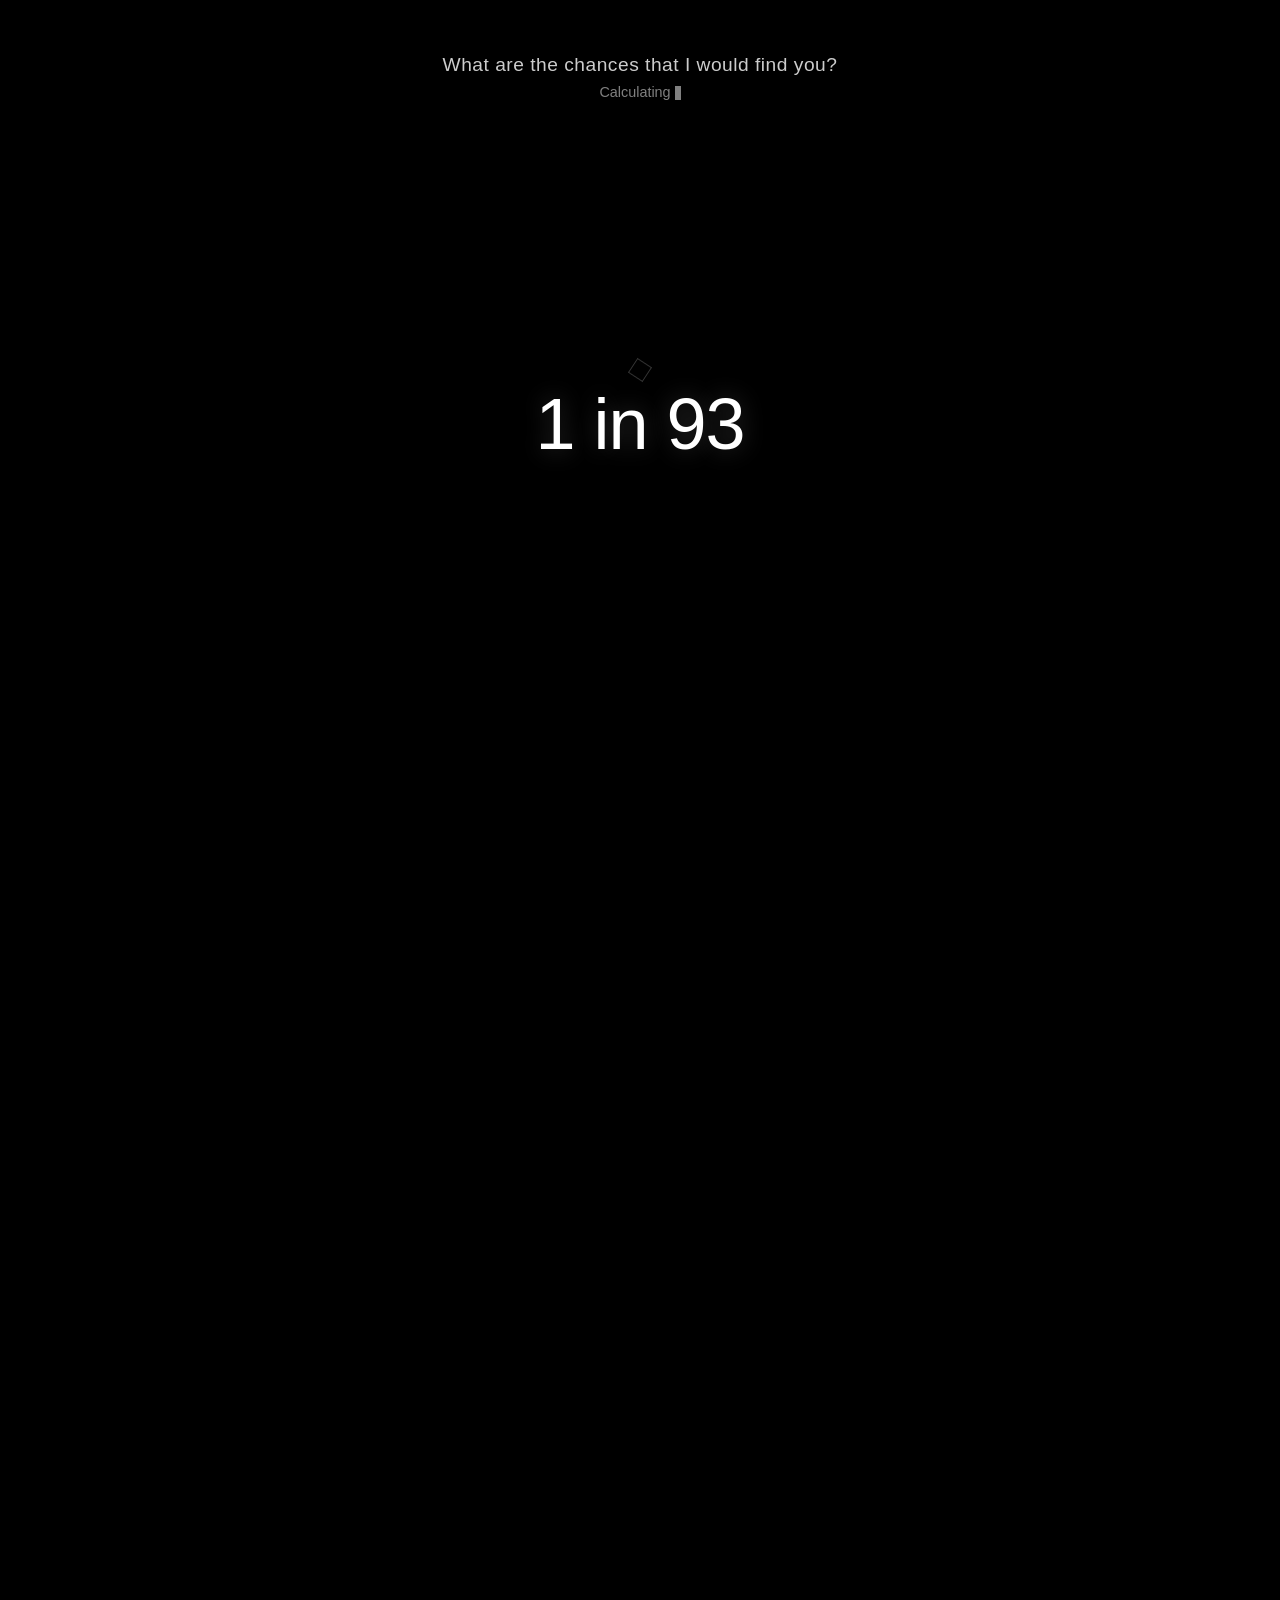
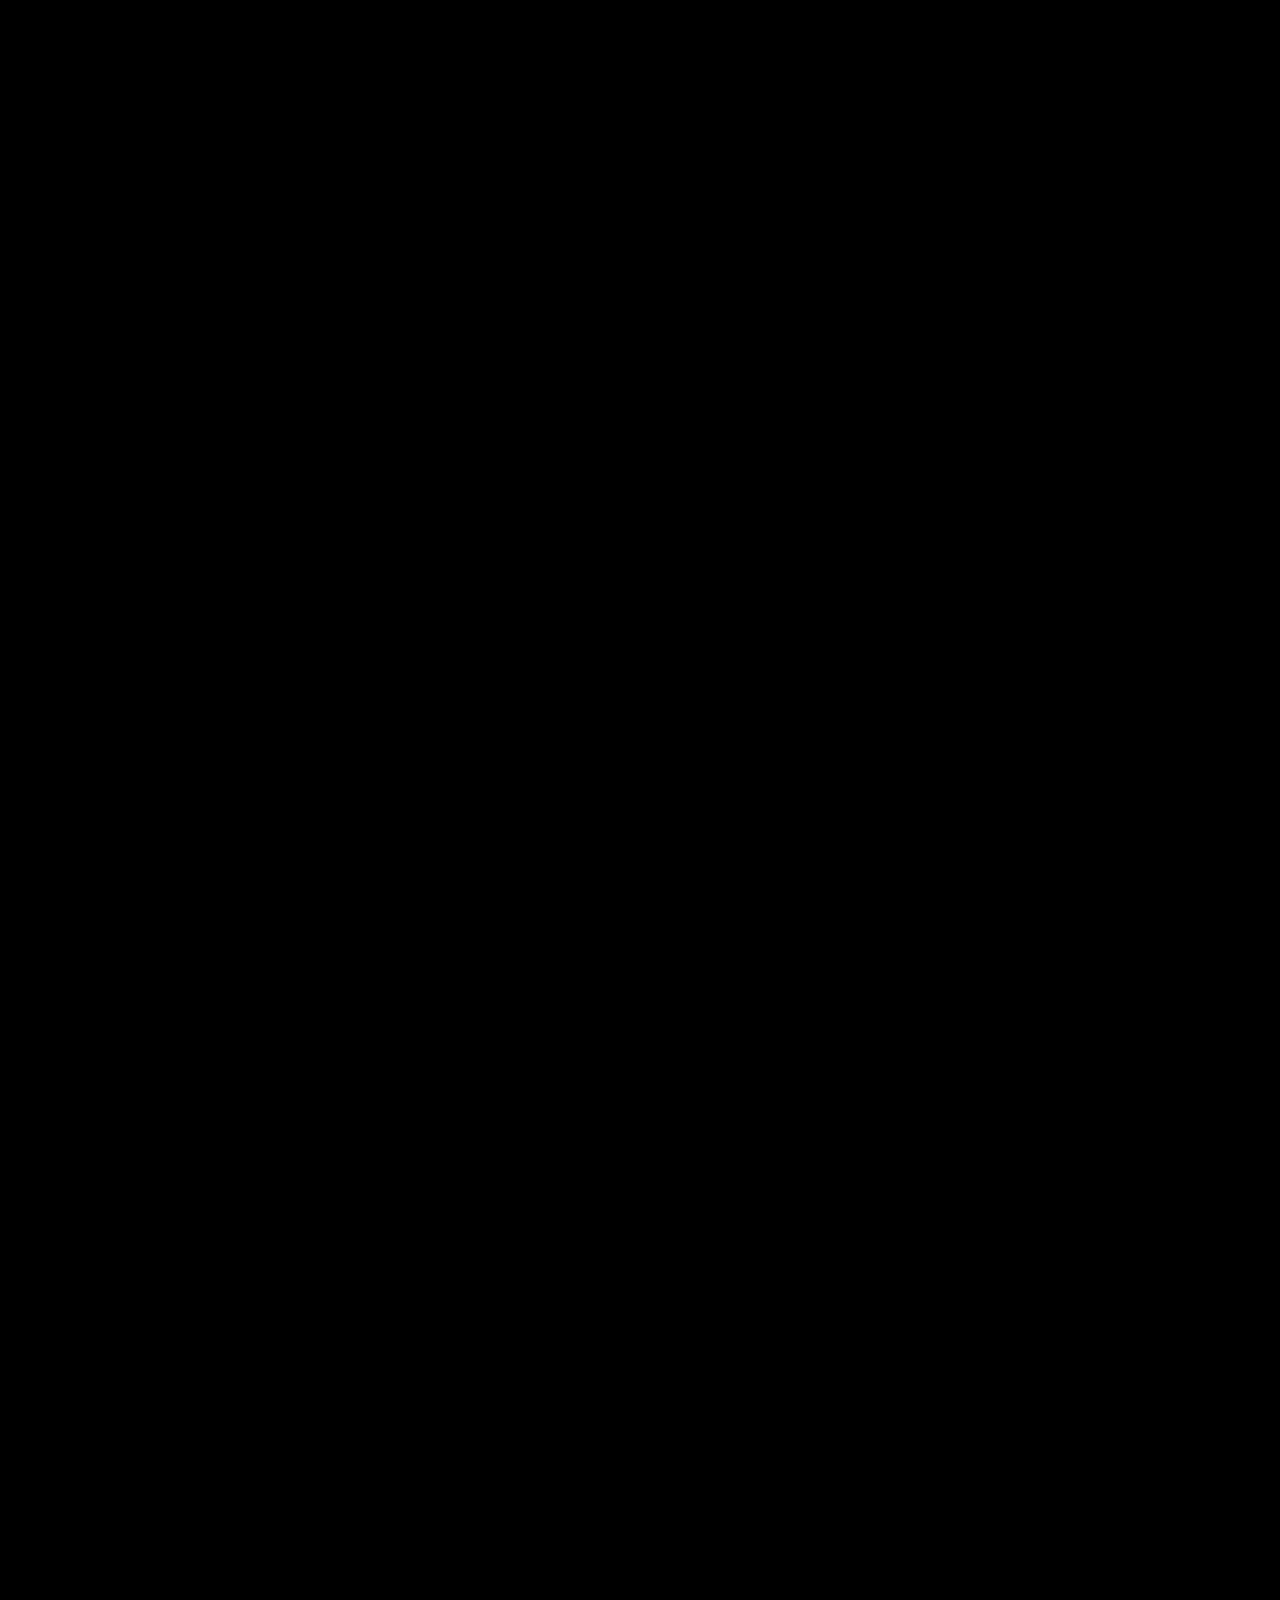
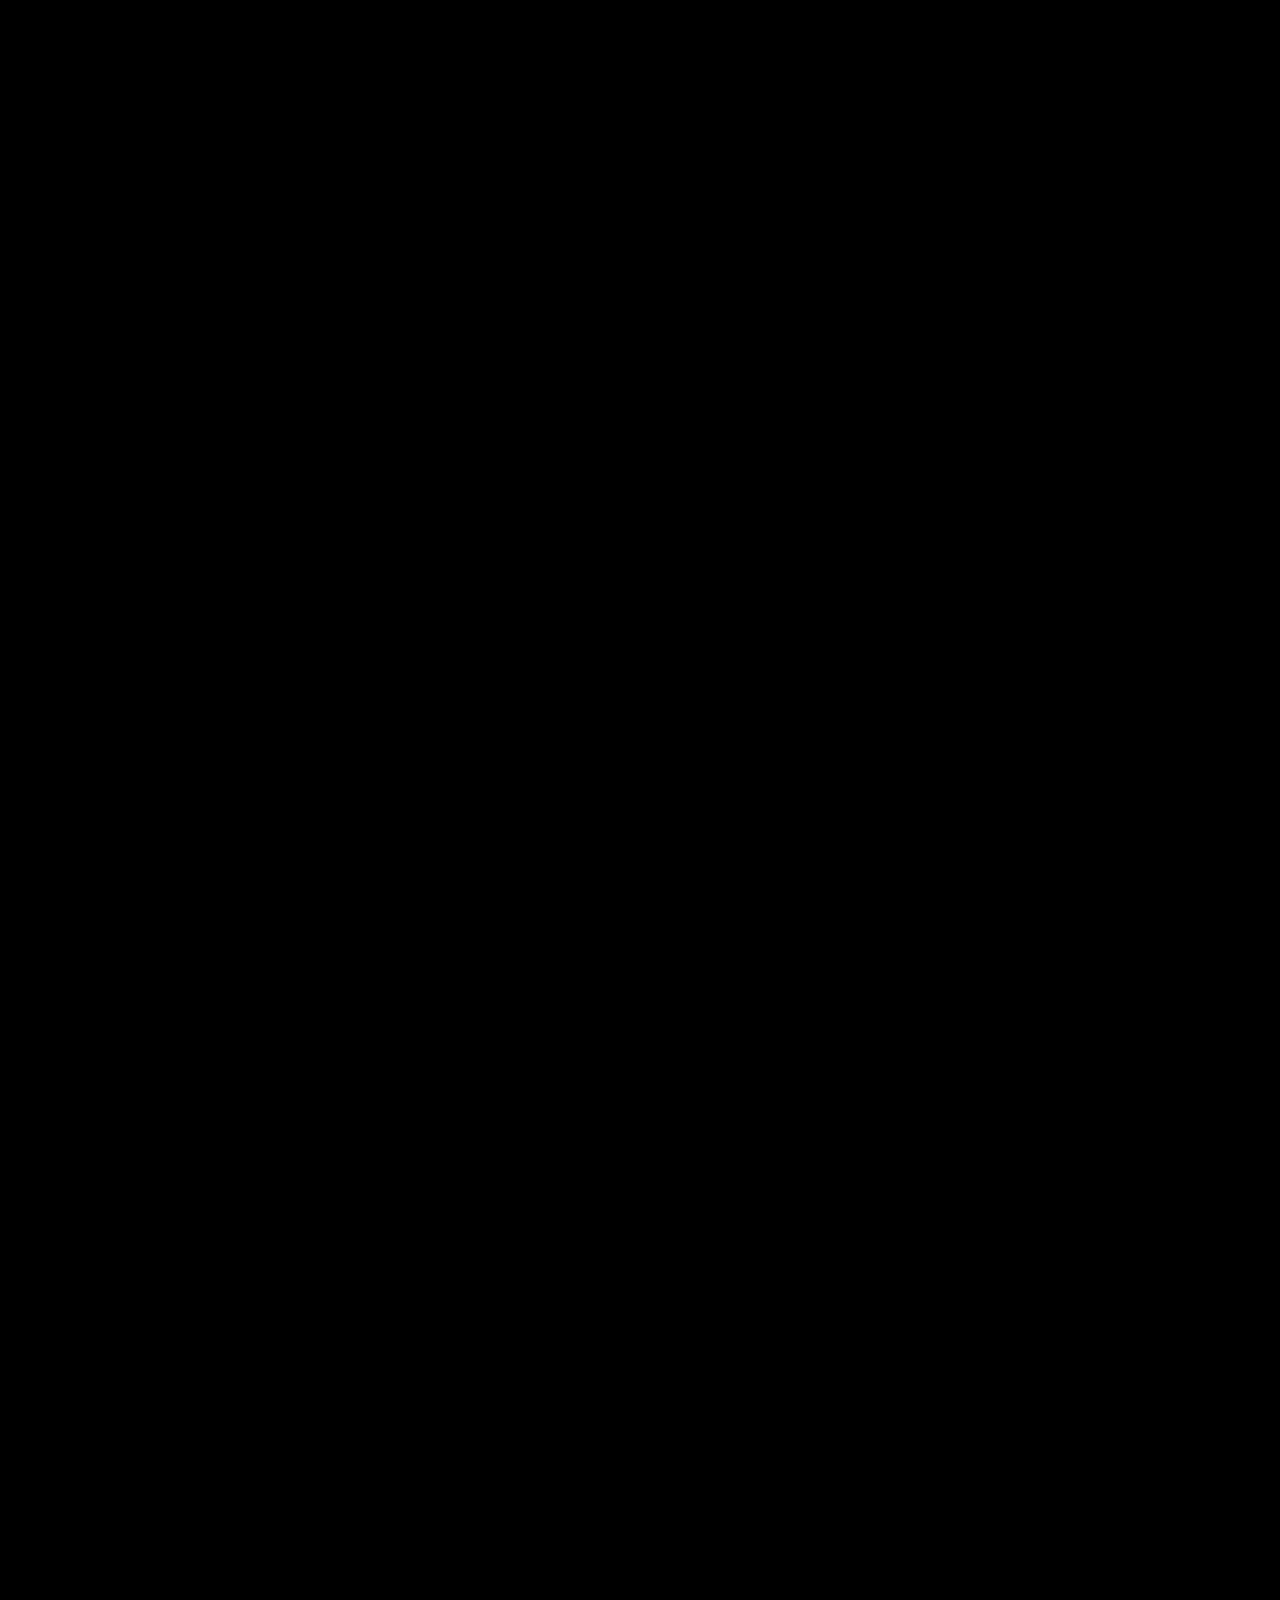
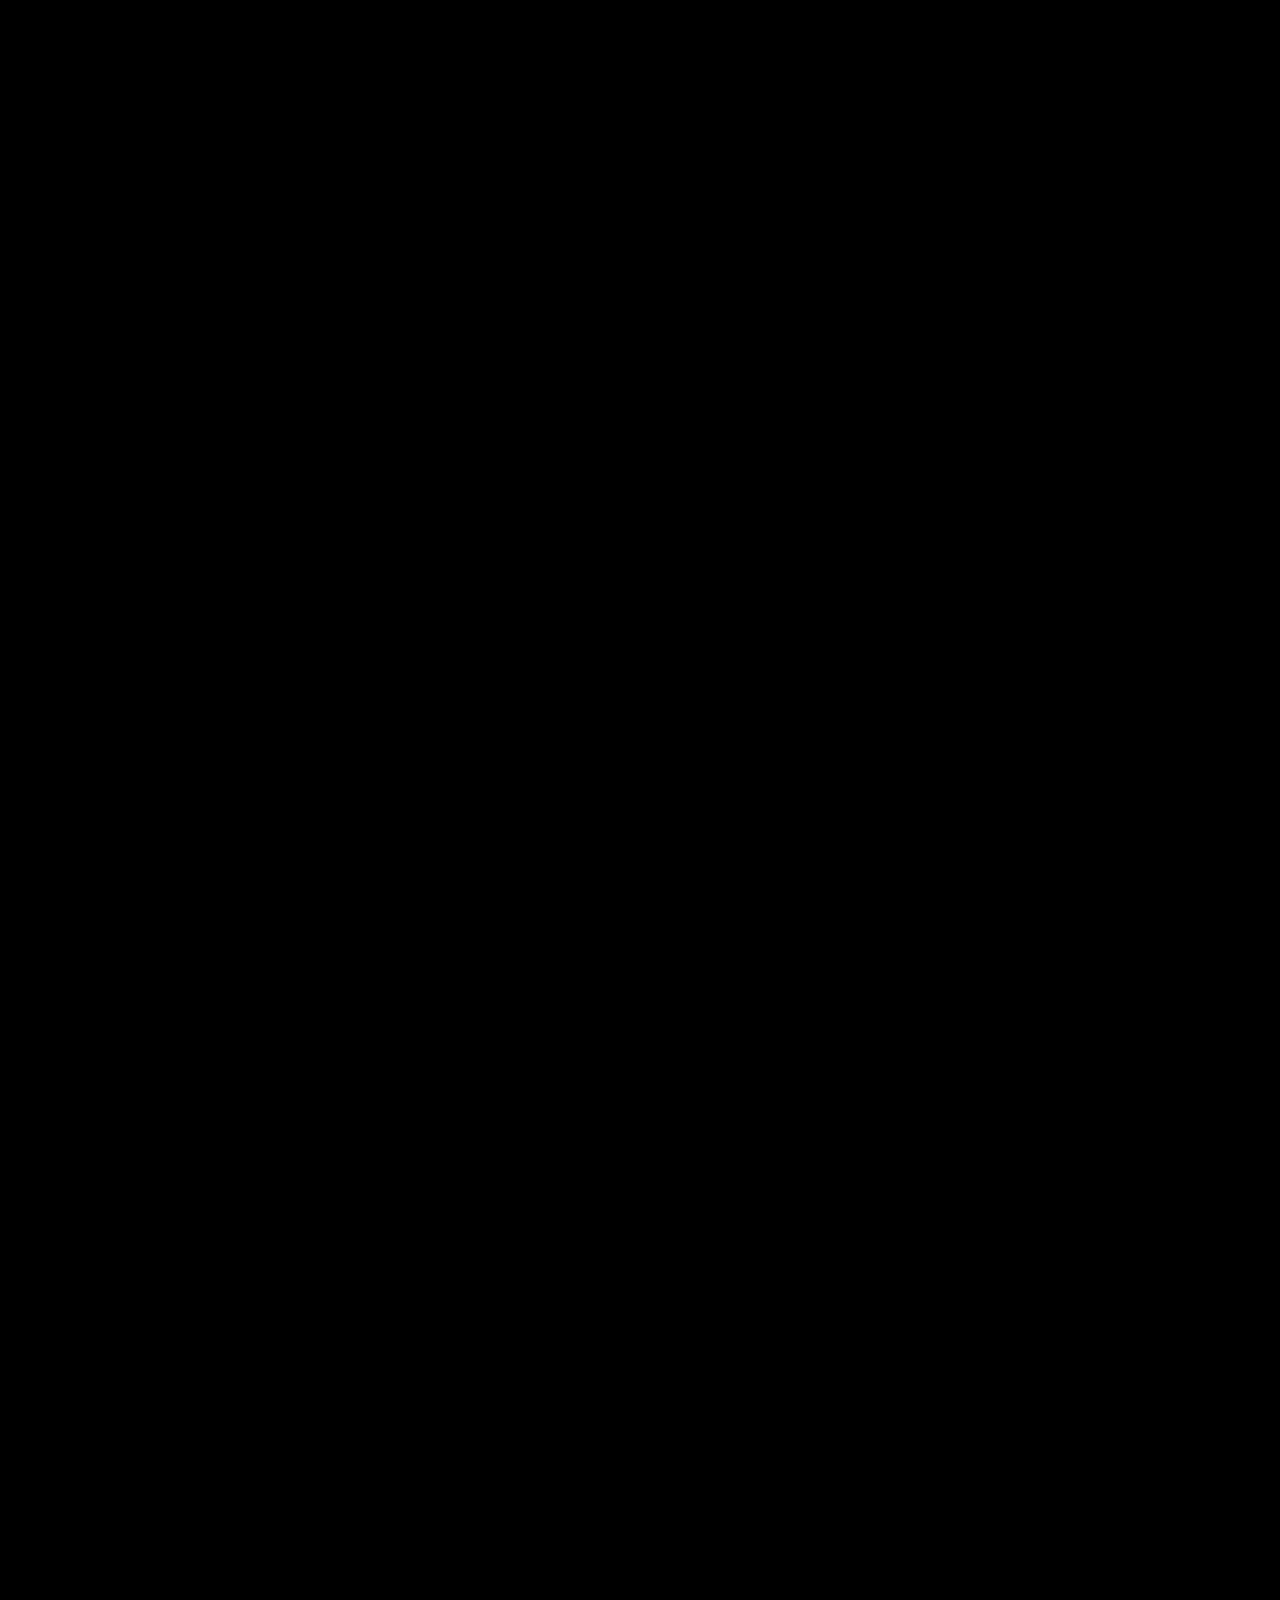
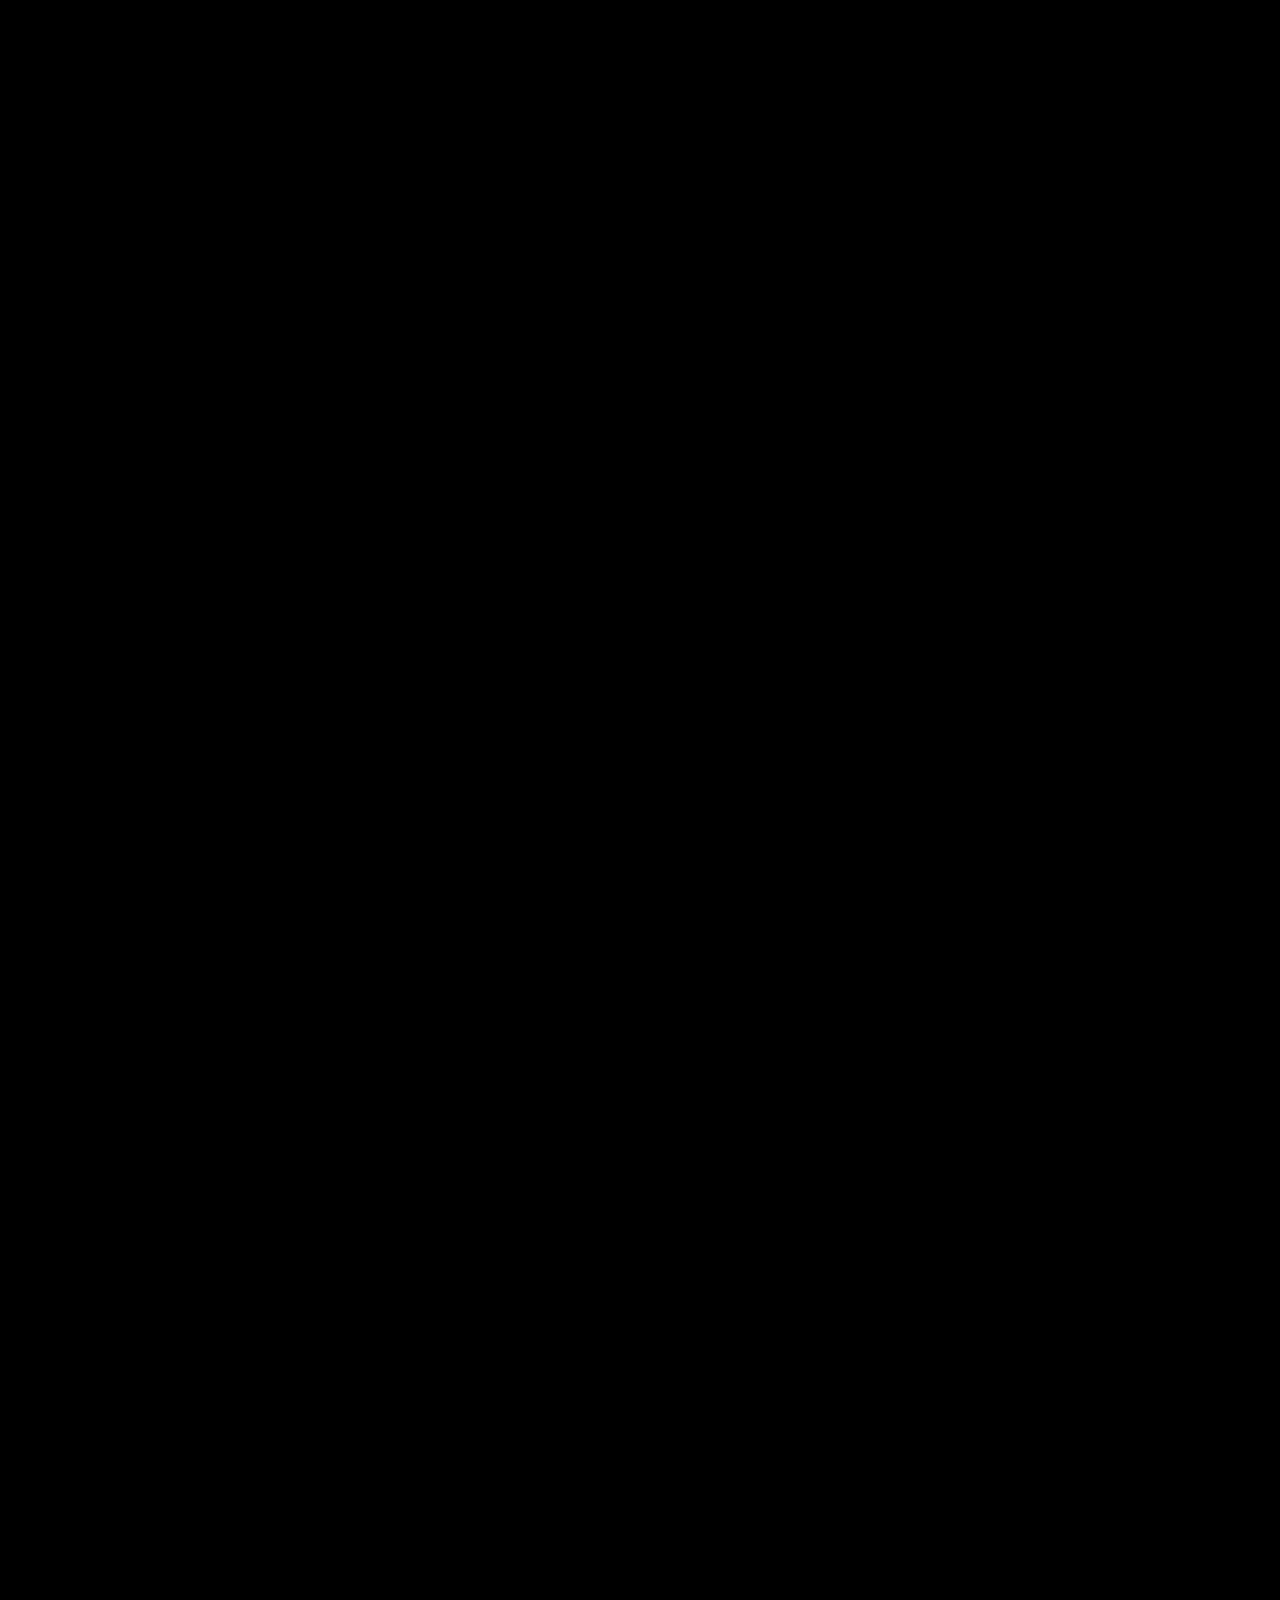
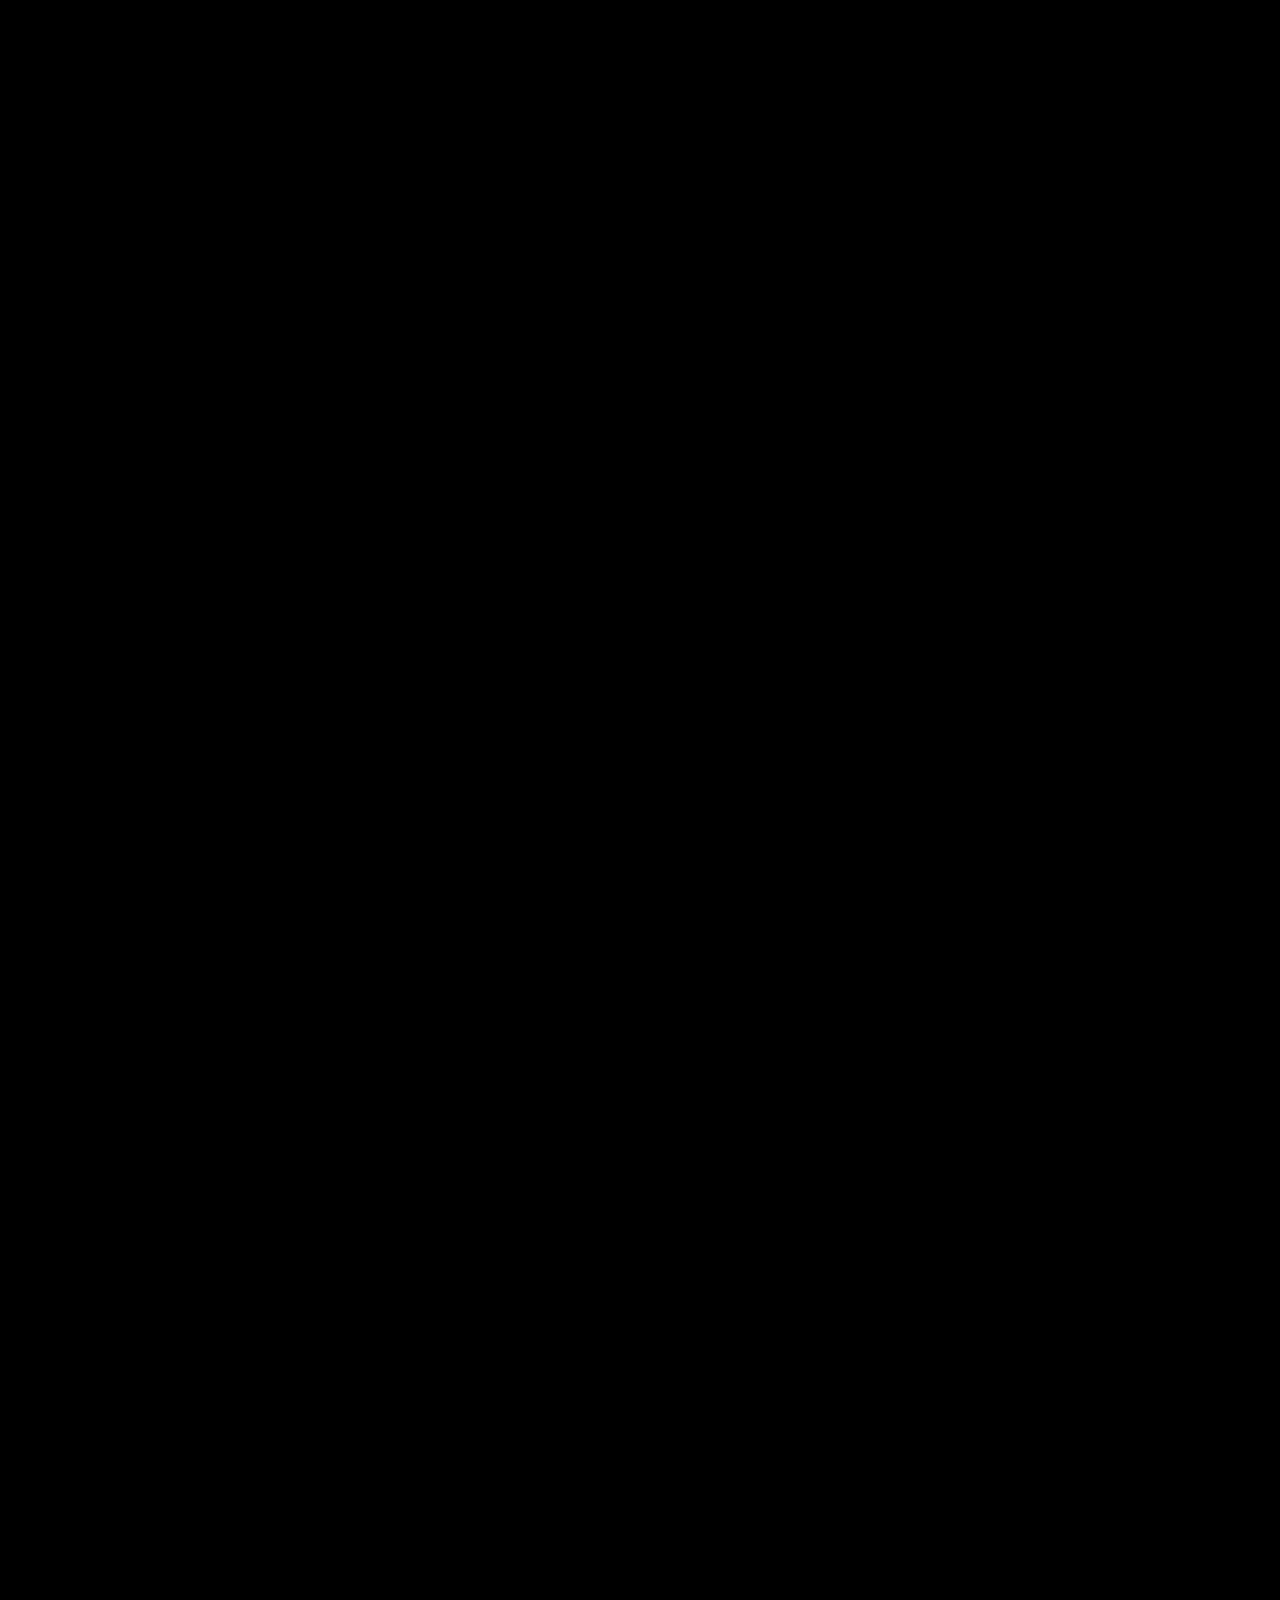
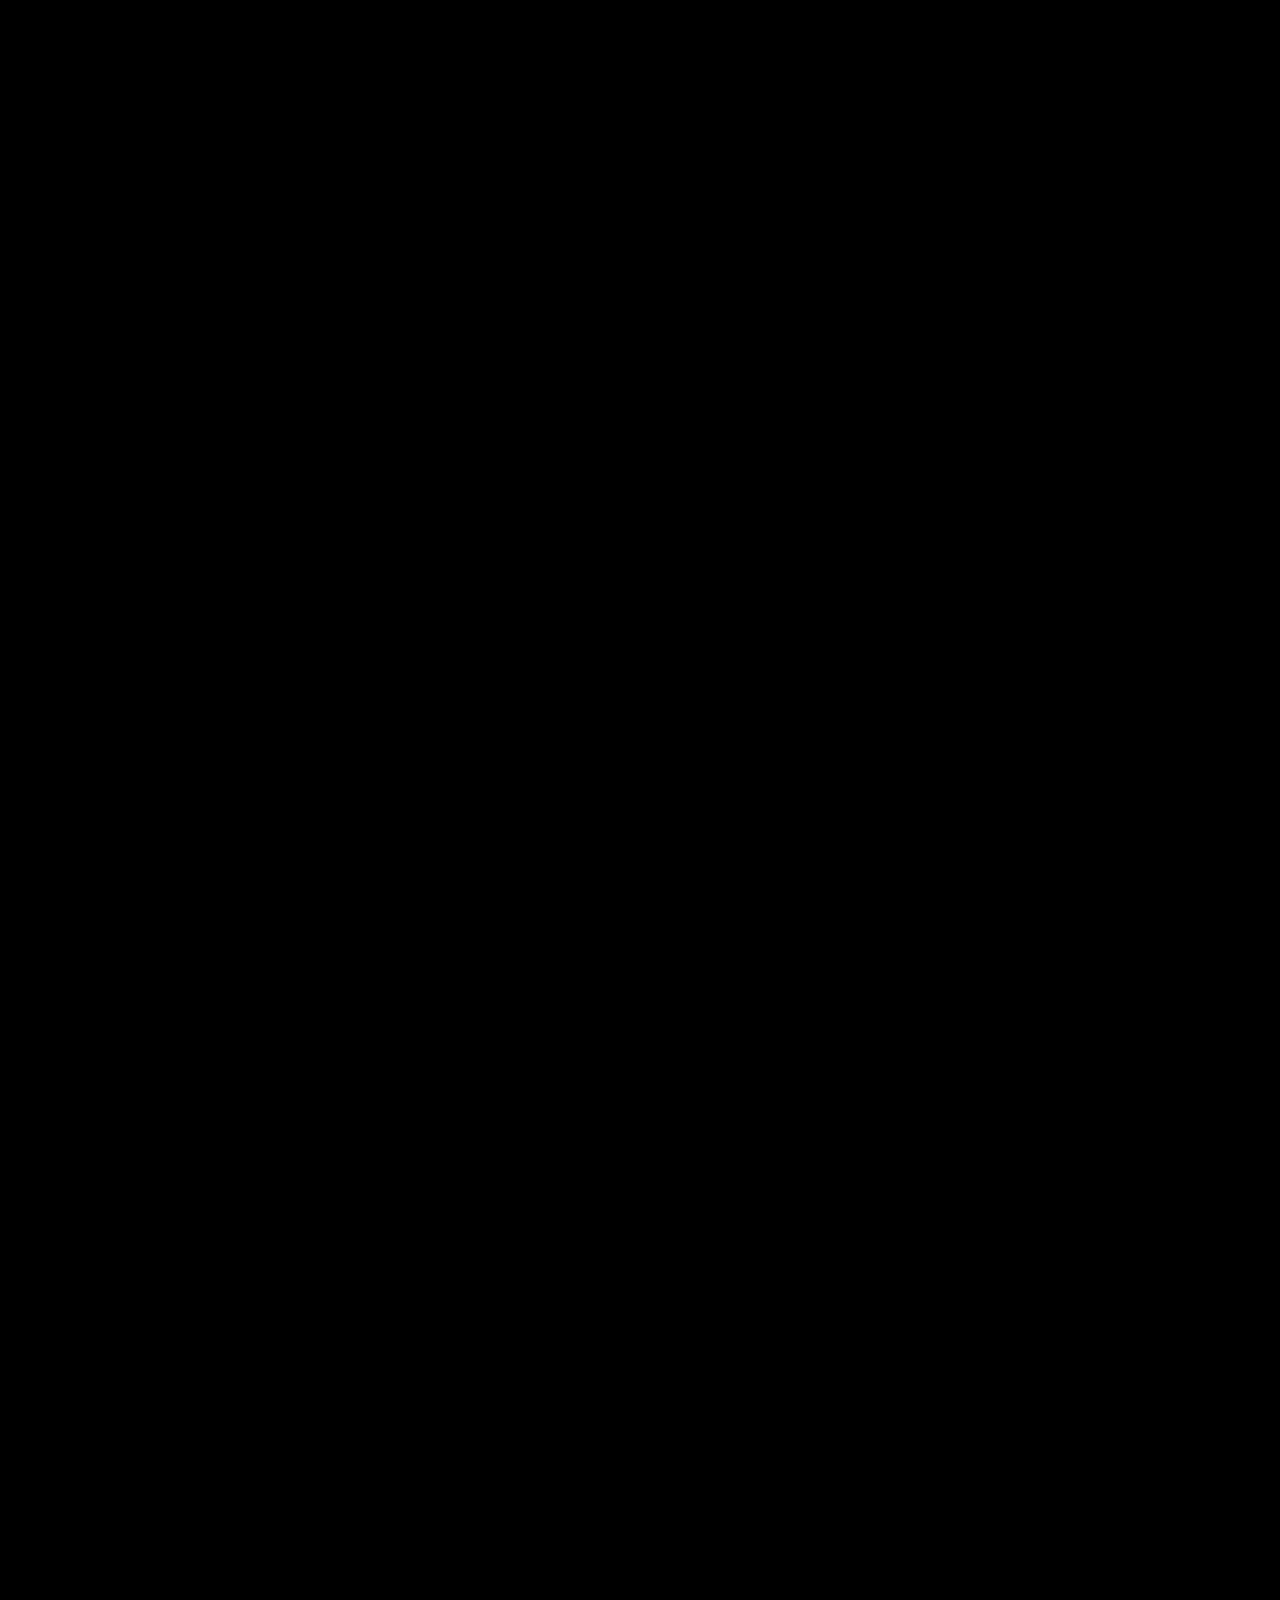
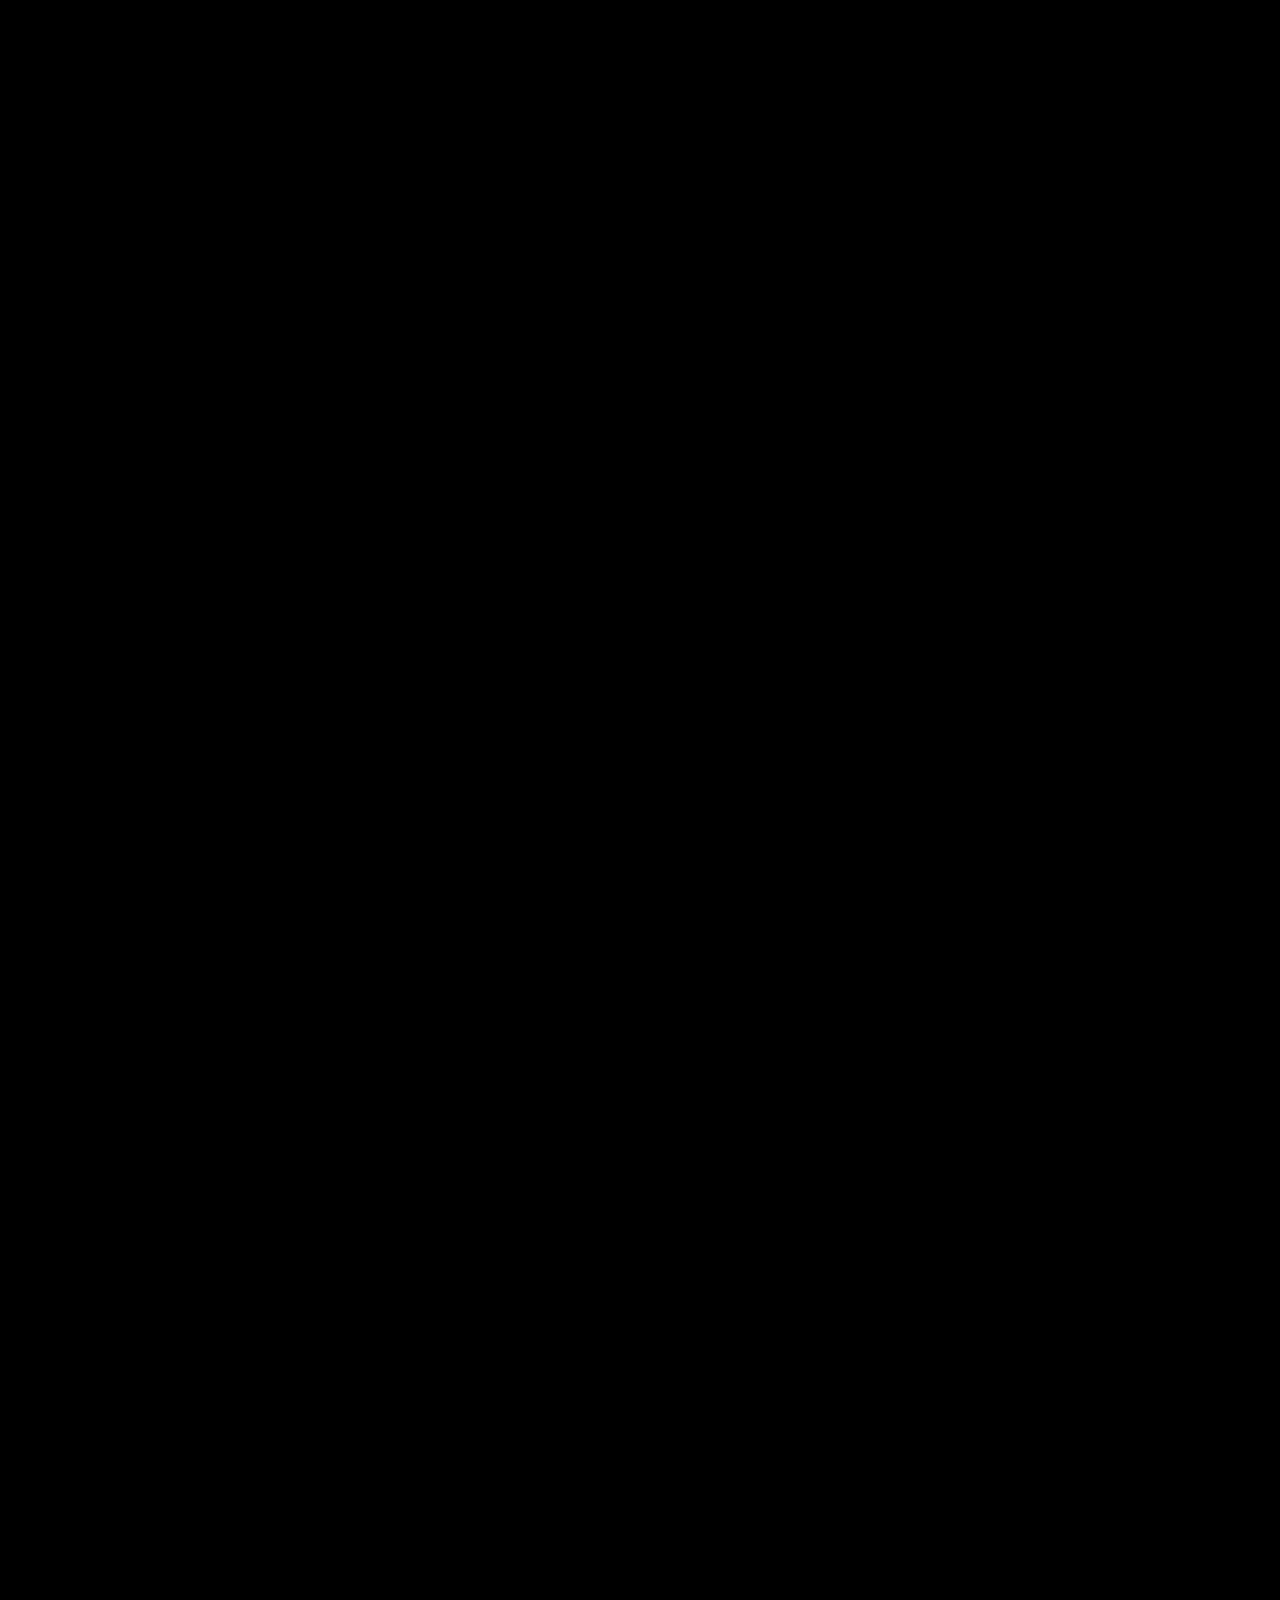
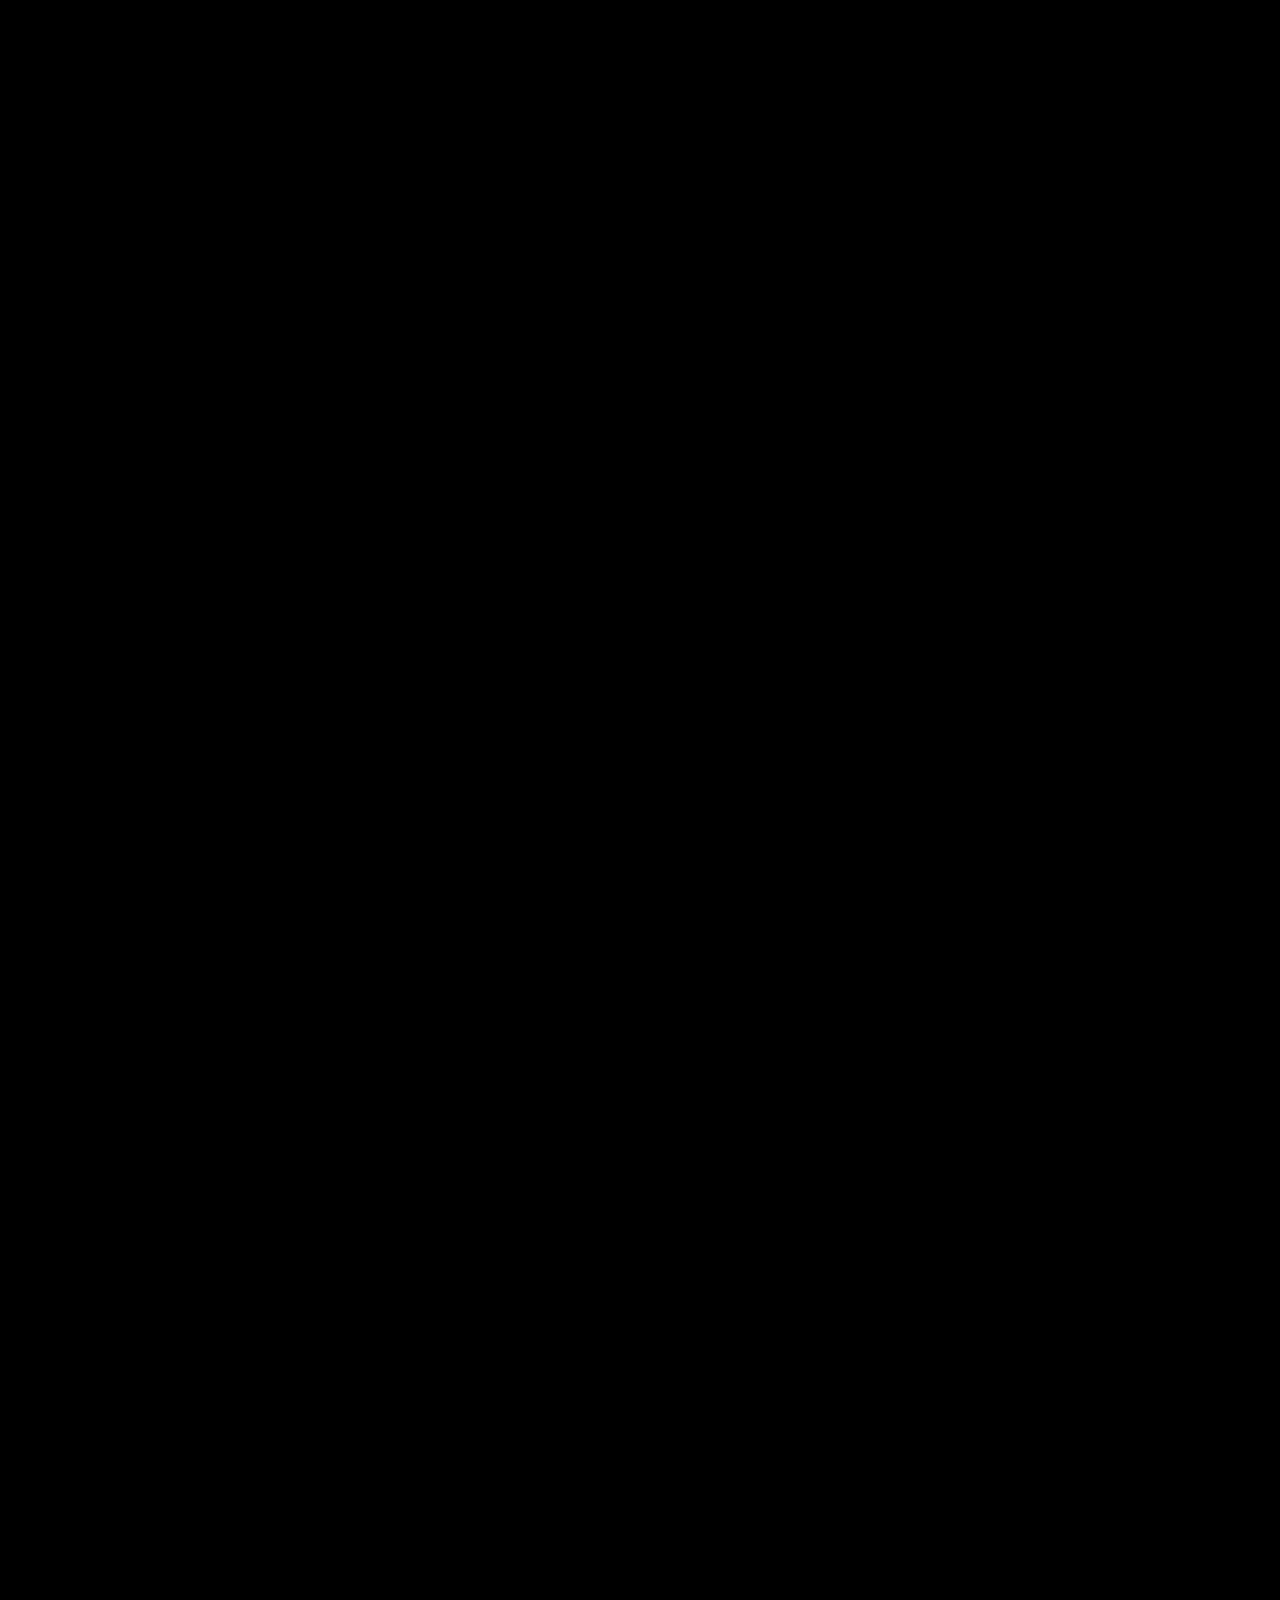
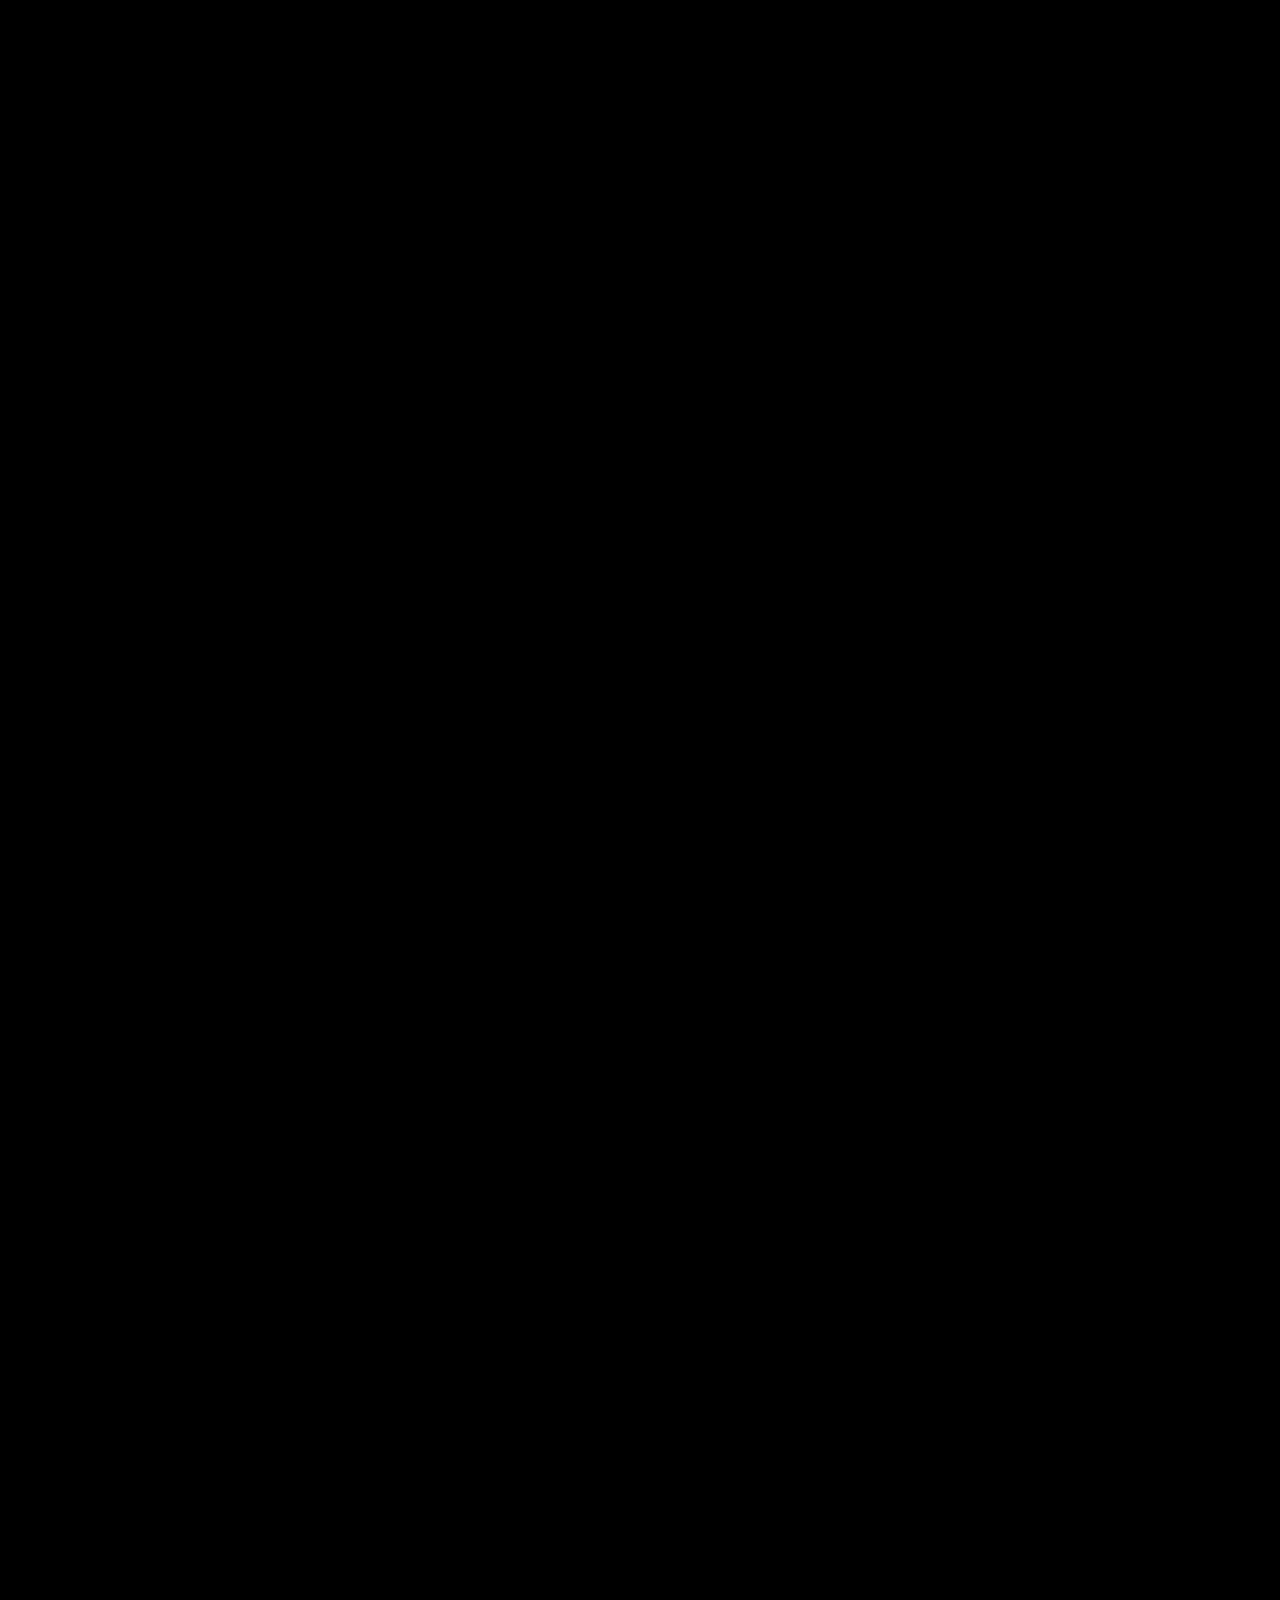
<file: Solly.html>
<!DOCTYPE html>
<html lang="en">

<head>
    <meta charset="UTF-8">
    <meta name="viewport" content="width=device-width, initial-scale=1.0, maximum-scale=1.0, user-scalable=no">
    <title>What are the chances?</title>
    <style>
        body,
        html {
            margin: 0;
            padding: 0;
            background-color: #000000;
            color: #ffffff;
            font-family: 'Inter', 'Roboto', sans-serif;
            overflow-x: hidden;
        }

        body {
            overscroll-behavior: none;
            user-select: none;
            -webkit-user-select: none;
            touch-action: pan-y;
        }

        /* The total scroll height */
        #scroll-container {
            height: 35000px;
        }

        #ui-layer {
            position: fixed;
            top: 0;
            left: 0;
            width: 100%;
            height: 100%;
            pointer-events: none;
            z-index: 10;
            display: flex;
            flex-direction: column;
            align-items: center;
            justify-content: center;
            text-align: center;
        }

        #canvas-container {
            position: fixed;
            top: 0;
            left: 0;
            width: 100%;
            height: 100%;
            z-index: 1;
            pointer-events: none;
        }

        .header {
            position: absolute;
            top: 6vh;
            width: 100%;
            text-align: center;
            transition: opacity 1.5s ease;
        }

        .header h1 {
            font-size: clamp(1rem, 4vw, 1.2rem);
            font-weight: 300;
            margin: 0;
            opacity: 0.8;
            letter-spacing: 0.5px;
            padding: 0 20px;
        }

        .header p {
            font-size: clamp(0.8rem, 3vw, 0.9rem);
            opacity: 0.5;
            margin-top: 8px;
            font-weight: 300;
        }

        .cursor {
            display: inline-block;
            width: 6px;
            height: 14px;
            background-color: white;
            animation: blink 1s step-end infinite;
            vertical-align: middle;
            margin-left: 4px;
        }

        @keyframes blink {
            50% {
                opacity: 0;
            }
        }

        .center-content {
            display: flex;
            flex-direction: column;
            align-items: center;
            justify-content: center;
            transition: opacity 0.5s ease;
            position: absolute;
            top: 50%;
            transform: translateY(-50%);
            width: 100%;
        }

        .probability {
            font-size: clamp(2.5rem, 8vw, 4.5rem);
            font-weight: 200;
            margin-bottom: 24px;
            font-variant-numeric: tabular-nums;
            text-shadow: 0 0 25px rgba(255, 255, 255, 0.2);
            letter-spacing: -1px;
        }

        .subtext {
            font-size: clamp(1rem, 4vw, 1.2rem);
            font-weight: 300;
            opacity: 0.6;
            max-width: 80%;
            line-height: 1.5;
            transition: opacity 0.4s ease;
        }

        /* Final reveal specific styles */
        #final-reveal {
            position: absolute;
            display: flex;
            flex-direction: column;
            align-items: center;
            justify-content: center;
            width: 100%;
            height: 100%;
            opacity: 0;
            pointer-events: none;
        }

        #final-number {
            font-size: clamp(4rem, 15vw, 8rem);
            font-weight: 200;
            text-shadow: 0 0 40px rgba(255, 255, 255, 0.9);
            margin-bottom: 20px;
            opacity: 0;
            transition: opacity 1s ease;
        }

        #final-text {
            font-size: clamp(1rem, 4vw, 1.3rem);
            font-weight: 300;
            opacity: 0;
            transition: opacity 2s ease;
            color: #eeeeee;
        }

        .heart-container {
            display: flex;
            flex-direction: column;
            align-items: center;
            justify-content: center;
            opacity: 0;
            position: absolute;
            transition: opacity 2s ease;
        }

        .heart {
            color: #ff3366;
            font-size: clamp(3rem, 10vw, 5rem);
            animation: pulse 2.5s infinite ease-in-out;
            text-shadow: 0 0 40px rgba(255, 51, 102, 0.7);
            margin-bottom: 10px;
        }

        .handwritten {
            font-family: 'Caveat', cursive, sans-serif;
            font-size: clamp(1.5rem, 6vw, 2.2rem);
            margin-top: 30px;
            color: #ffffff;
            white-space: pre-line;
            text-shadow: 0 0 15px rgba(255, 255, 255, 0.4);
            opacity: 0;
            transition: opacity 3s ease 1s;
        }

        .for-shirsa {
            font-family: 'Inter', sans-serif;
            font-size: clamp(0.9rem, 3vw, 1.1rem);
            margin-top: 40px;
            opacity: 0;
            color: #ffb3c6;
            letter-spacing: 3px;
            text-transform: uppercase;
            font-weight: 300;
            transition: opacity 3s ease 2.5s;
        }

        .day-tracker {
            font-family: 'Inter', sans-serif;
            font-size: clamp(0.8rem, 2.5vw, 0.9rem);
            margin-top: 20px;
            opacity: 0;
            color: #aaaaaa;
            letter-spacing: 1px;
            font-weight: 300;
            transition: opacity 3s ease 3.5s;
        }

        @keyframes pulse {
            0% {
                transform: scale(1);
                filter: drop-shadow(0 0 20px rgba(255, 51, 102, 0.5));
            }

            50% {
                transform: scale(1.08);
                filter: drop-shadow(0 0 40px rgba(255, 51, 102, 0.8));
            }

            100% {
                transform: scale(1);
                filter: drop-shadow(0 0 20px rgba(255, 51, 102, 0.5));
            }
        }

        /* Loading fonts */
        @import url('https://fonts.googleapis.com/css2?family=Caveat:wght@400;500&family=Inter:wght@200;300;400&display=swap');
    </style>
</head>

<body>

    <div id="scroll-container"></div>

    <div id="canvas-container">
        <canvas id="bg-canvas"></canvas>
    </div>

    <div id="ui-layer">
        <div class="header" id="header">
            <h1>What are the chances that I would find you?</h1>
            <p>Calculating<span class="cursor"></span></p>
        </div>

        <div class="center-content" id="main-content">
            <div class="probability" id="probability-text">1 in 2</div>
            <div class="subtext" id="subtext">Like flipping a coin.</div>
        </div>

        <div id="final-reveal">
            <div id="final-number">1</div>
            <div id="final-text">Because there was only ever one you.</div>

            <div class="heart-container" id="heart-container">
                <div class="heart">❤️</div>
                <div class="handwritten" id="handwritten-text">Out of infinite possibilities,<br>somehow I met my
                    favorite person.</div>
                <div class="for-shirsa" id="for-shirsa">For my Shirsa ❤️</div>
                <div class="day-tracker" id="day-tracker">Day #2 of making surprise websites untill marriage</div>
            </div>
        </div>
    </div>

    <script>
        // Smooth scroll implementation
        let currentScroll = 0;
        let targetScroll = 0;
        let maxScroll = 0;
        let progress = 0;

        function updateScrollLimits() {
            maxScroll = Math.max(1, document.getElementById('scroll-container').scrollHeight - window.innerHeight);
        }
        window.addEventListener('resize', updateScrollLimits);
        updateScrollLimits();

        window.addEventListener('scroll', () => {
            targetScroll = window.scrollY;
        }, { passive: true });

        // Canvas setup
        const canvas = document.getElementById('bg-canvas');
        const ctx = canvas.getContext('2d');
        let width, height, cx, cy;

        function resizeCanvas() {
            width = window.innerWidth;
            height = window.innerHeight;
            canvas.width = width;
            canvas.height = height;
            cx = width / 2;
            cy = height / 2;
        }
        window.addEventListener('resize', resizeCanvas);
        resizeCanvas();

        // DOM Elements
        const header = document.getElementById('header');
        const mainContent = document.getElementById('main-content');
        const probText = document.getElementById('probability-text');
        const subtext = document.getElementById('subtext');

        const finalReveal = document.getElementById('final-reveal');
        const finalNumber = document.getElementById('final-number');
        const finalText = document.getElementById('final-text');
        const heartContainer = document.getElementById('heart-container');
        const handwrittenText = document.getElementById('handwritten-text');
        const forShirsa = document.getElementById('for-shirsa');
        const dayTracker = document.getElementById('day-tracker');

        // Number Formatting
        function formatSuperLarge(power) {
            if (power < 15) return Math.pow(10, power).toLocaleString();
            if (power < 1000) return `10^${Math.floor(power)}`;
            if (power < 1000000) return `10^${Math.floor(power).toLocaleString()}`;
            return `10^(10^${Math.floor(Math.log10(power))})`;
        }

        // Section configurations mapping scroll progress to events
        const sections = [
            { start: 0.00, end: 0.08, text: "Like flipping a coin." },
            { start: 0.08, end: 0.16, text: "Like rolling the perfect number." },
            { start: 0.16, end: 0.30, text: "Finding one among millions." },
            { start: 0.30, end: 0.45, text: "Suppose every star was another chance." },
            { start: 0.45, end: 0.60, text: "Still not unlikely enough." },
            { start: 0.60, end: 0.75, text: "Even infinite universes don't feel like enough chances." },
            { start: 0.75, end: 0.82, text: "" }, // Freeze
            { start: 0.82, end: 1.00, text: "" }  // Reveal
        ];

        let lastText = "";

        // Particle Engines
        const particles = [];
        const universes = [];

        // Initialize starfield/dots
        for (let i = 0; i < 3000; i++) {
            particles.push({
                x: (Math.random() - 0.5) * 4000,
                y: (Math.random() - 0.5) * 4000,
                z: Math.random() * 4000 + 10,
                baseSize: Math.random() * 2 + 0.5,
                hue: Math.random() > 0.8 ? Math.random() * 40 + 200 : 255, // Mostly white, some blue
                sat: Math.random() > 0.8 ? 80 : 0
            });
        }

        // Initialize universes
        for (let i = 0; i < 500; i++) {
            universes.push({
                x: (Math.random() - 0.5) * 8000,
                y: (Math.random() - 0.5) * 8000,
                z: Math.random() * 8000 + 100,
                size: Math.random() * 100 + 30,
                color: `hsla(${Math.random() * 360}, 60%, 50%, 0.5)`
            });
        }

        // Wireframe drawing for coin/dice
        function drawWireframe(type, rotX, rotY, scale) {
            ctx.save();
            ctx.translate(cx, cy - 80);
            ctx.scale(scale, scale);
            ctx.strokeStyle = 'rgba(255, 255, 255, 0.4)';
            ctx.lineWidth = 1.5;

            if (type === 'coin') {
                ctx.beginPath();
                for (let i = 0; i <= Math.PI * 2.1; i += 0.1) {
                    let x = Math.cos(i) * 60;
                    let z = Math.sin(i) * 60;

                    let rx = x * Math.cos(rotY) - z * Math.sin(rotY);
                    let rz = x * Math.sin(rotY) + z * Math.cos(rotY);
                    let ry = rx * Math.sin(rotX) + rz * Math.cos(rotX);

                    if (i === 0) ctx.moveTo(rx, ry);
                    else ctx.lineTo(rx, ry);
                }
                ctx.stroke();
            } else if (type === 'dice') {
                const size = 40;
                const v = [
                    [-1, -1, -1], [1, -1, -1], [1, 1, -1], [-1, 1, -1],
                    [-1, -1, 1], [1, -1, 1], [1, 1, 1], [-1, 1, 1]
                ];
                const edges = [
                    [0, 1], [1, 2], [2, 3], [3, 0],
                    [4, 5], [5, 6], [6, 7], [7, 4],
                    [0, 4], [1, 5], [2, 6], [3, 7]
                ];
                ctx.beginPath();
                edges.forEach(e => {
                    let project = (pt) => {
                        let x = pt[0] * size, y = pt[1] * size, z = pt[2] * size;
                        let x1 = x * Math.cos(rotY) - z * Math.sin(rotY);
                        let z1 = x * Math.sin(rotY) + z * Math.cos(rotY);
                        let y1 = y * Math.cos(rotX) - z1 * Math.sin(rotX);
                        return { x: x1, y: y1 };
                    };
                    let p1 = project(v[e[0]]), p2 = project(v[e[1]]);
                    ctx.moveTo(p1.x, p1.y);
                    ctx.lineTo(p2.x, p2.y);
                });
                ctx.stroke();
            }
            ctx.restore();
        }

        let time = 0;

        function updateUI(p) {
            // Text logic
            let currentText = "";
            for (let sec of sections) {
                if (p >= sec.start && p < sec.end) {
                    currentText = sec.text;
                    break;
                }
            }

            if (currentText !== lastText) {
                subtext.style.opacity = 0;
                setTimeout(() => {
                    subtext.innerText = currentText;
                    if (currentText !== "" && p < 0.75) subtext.style.opacity = 1;
                }, 200);
                lastText = currentText;
            }

            // Math/Counter logic
            if (p < 0.08) {
                let den = Math.floor(2 + (p / 0.08) * 4);
                probText.innerText = `1 in ${den}`;
            } else if (p < 0.16) {
                let den = Math.floor(6 + ((p - 0.08) / 0.08) * 94);
                probText.innerText = `1 in ${den}`;
            } else if (p < 0.30) {
                let logMin = 2, logMax = 6;
                let t = (p - 0.16) / 0.14;
                let val = Math.pow(10, logMin + t * (logMax - logMin));
                probText.innerText = `1 in ${Math.floor(val).toLocaleString()}`;
            } else if (p < 0.45) {
                let logMin = 6, logMax = 15;
                let t = (p - 0.30) / 0.15;
                let val = logMin + t * (logMax - logMin);
                probText.innerText = `1 in ${formatSuperLarge(val)}`;
            } else if (p < 0.60) {
                let logMin = 15, logMax = 100;
                let t = (p - 0.45) / 0.15;
                let val = logMin + t * (logMax - logMin);
                probText.innerText = `1 in ${formatSuperLarge(val)}`;
            } else if (p < 0.75) {
                let logMin = Math.log10(100), logMax = 12; // up to 10^(10^12)
                let t = (p - 0.60) / 0.15;
                let powerOfPower = Math.pow(10, logMin + t * (logMax - logMin));
                probText.innerText = `1 in 10^(${formatSuperLarge(powerOfPower)})`;
            }

            // Section 6 & 7 Logic
            if (p >= 0.75) {
                mainContent.style.opacity = 0;
            } else {
                mainContent.style.opacity = 1;
            }

            if (p >= 0.80) {
                header.style.opacity = 0;
            } else {
                header.style.opacity = 1;
            }

            if (p >= 0.82 && p < 0.86) {
                finalReveal.style.opacity = 1;
                finalNumber.style.opacity = 1;
                finalNumber.innerText = "Probability found.";
                finalNumber.style.fontSize = "clamp(2rem, 6vw, 3rem)";
                finalNumber.style.textShadow = "0 0 20px rgba(255,255,255,0.5)";
                finalText.style.opacity = 0;
                heartContainer.style.opacity = 0;
            } else if (p >= 0.86 && p < 0.90) {
                finalReveal.style.opacity = 1;
                finalNumber.style.opacity = 1;
                finalNumber.innerText = "1";
                finalNumber.style.fontSize = "clamp(6rem, 20vw, 12rem)";
                finalNumber.style.textShadow = "0 0 50px rgba(255,255,255,1)";
                finalText.style.opacity = 1;
                heartContainer.style.opacity = 0;
            } else if (p >= 0.90) {
                finalReveal.style.opacity = 1;
                finalNumber.style.opacity = 0;
                finalText.style.opacity = 0;
                heartContainer.style.opacity = 1;

                if (p >= 0.94) {
                    handwrittenText.style.opacity = 1;
                } else {
                    handwrittenText.style.opacity = 0;
                }

                if (p >= 0.97) {
                    forShirsa.style.opacity = 1;
                    dayTracker.style.opacity = 1;
                } else {
                    forShirsa.style.opacity = 0;
                    dayTracker.style.opacity = 0;
                }
            } else {
                finalReveal.style.opacity = 0;
                finalNumber.style.opacity = 0;
                finalText.style.opacity = 0;
            }
        }

        function loop() {
            // Smooth lerp for scroll
            currentScroll += (targetScroll - currentScroll) * 0.08;
            progress = Math.max(0, Math.min(1, currentScroll / maxScroll));

            time += 0.016;
            ctx.clearRect(0, 0, width, height);

            updateUI(progress);

            // Shape animations
            if (progress < 0.08) {
                drawWireframe('coin', time * 2, time * 3, 1 - (progress / 0.08));
            } else if (progress >= 0.08 && progress < 0.16) {
                let local = (progress - 0.08) / 0.08;
                let scale = Math.sin(local * Math.PI);
                drawWireframe('dice', time * 1.5, time * 2.2, scale);
            }

            // Particle / Universe simulation
            if (progress >= 0.16 && progress < 0.75) {
                let speed = 0;
                if (progress < 0.30) speed = 5;
                else if (progress < 0.45) speed = 25;
                else if (progress < 0.60) speed = 80;
                else speed = 300;

                let fov = 400;

                // Draw Stars/Galaxies
                if (progress < 0.65) {
                    let numParts = progress < 0.30 ? Math.floor(((progress - 0.16) / 0.14) * 3000) : 3000;
                    ctx.globalCompositeOperation = 'screen';

                    for (let i = 0; i < numParts; i++) {
                        let p = particles[i];
                        p.z -= speed;
                        if (p.z <= 1) p.z = 4000;

                        let scale = fov / p.z;
                        let x2d = (p.x * scale) + cx;
                        let y2d = (p.y * scale) + cy;

                        if (x2d > 0 && x2d < width && y2d > 0 && y2d < height) {
                            ctx.beginPath();
                            ctx.arc(x2d, y2d, p.baseSize * scale, 0, Math.PI * 2);

                            if (progress > 0.35) {
                                ctx.fillStyle = `hsla(${p.hue}, ${p.sat}%, 80%, ${Math.min(1, scale)})`;
                            } else {
                                ctx.fillStyle = `rgba(255,255,255, ${Math.min(1, scale)})`;
                            }
                            ctx.fill();
                        }
                    }
                    ctx.globalCompositeOperation = 'source-over';
                }

                // Draw Universes
                if (progress >= 0.45) {
                    let numUni = progress < 0.60 ? Math.floor(((progress - 0.45) / 0.15) * 500) : 500;
                    ctx.globalCompositeOperation = 'screen';

                    for (let i = 0; i < numUni; i++) {
                        let u = universes[i];
                        u.z -= speed * 0.8;
                        if (u.z <= 1) u.z = 8000;

                        let scale = fov / u.z;
                        let x2d = (u.x * scale) + cx;
                        let y2d = (u.y * scale) + cy;

                        if (x2d > 0 && x2d < width && y2d > 0 && y2d < height) {
                            ctx.globalAlpha = Math.min(0.6, scale);
                            let grad = ctx.createRadialGradient(x2d, y2d, 0, x2d, y2d, u.size * scale);
                            grad.addColorStop(0, u.color);
                            grad.addColorStop(1, 'transparent');
                            ctx.fillStyle = grad;

                            ctx.beginPath();
                            ctx.arc(x2d, y2d, u.size * scale, 0, Math.PI * 2);
                            ctx.fill();
                        }
                    }
                    ctx.globalAlpha = 1;
                    ctx.globalCompositeOperation = 'source-over';
                }
            }

            // Final drifting stars background
            if (progress >= 0.86) {
                ctx.fillStyle = 'rgba(255,255,255,0.8)';
                for (let i = 0; i < 150; i++) {
                    let p = particles[i];
                    p.y -= 0.3; // drift up
                    p.x += Math.sin(time * 0.5 + i) * 0.2;
                    if (p.y < -2000) p.y = 2000;

                    let scale = 400 / p.z;
                    let x2d = (p.x * scale) + cx;
                    let y2d = (p.y * scale) + cy;

                    ctx.globalAlpha = Math.sin(time + i) * 0.3 + 0.5;
                    ctx.beginPath();
                    ctx.arc(x2d, y2d, p.baseSize * scale * 0.8, 0, Math.PI * 2);
                    ctx.fill();
                }
                ctx.globalAlpha = 1;
            }

            requestAnimationFrame(loop);
        }

        // Start animation
        loop();
    </script>
</body>

</html>
</file>
<file: style.css>
/* ==========================================================================
   DARK ROMANCE DESIGN SYSTEM - NATIONAL GIRLFRIEND'S DAY
   ========================================================================== */

:root {
  --bg-deep: #050204;
  --bg-velvet: #0b0307;
  --bg-card: rgba(20, 6, 13, 0.75);
  --border-red: rgba(230, 0, 51, 0.25);
  --border-gold: rgba(229, 193, 88, 0.3);
  
  --accent-crimson: #e60033;
  --accent-ruby: #ff1a40;
  --accent-burgundy: #8b001a;
  --accent-rose: #f5c2ce;
  --accent-gold: #e5c158;
  
  --text-bright: #ffffff;
  --text-main: #fce8ed;
  --text-muted: #c49da5;

  --font-serif: 'Playfair Display', serif;
  --font-decorative: 'Cinzel Decorative', serif;
  --font-cursive: 'Alex Brush', 'Great Vibes', cursive;
  --font-sub: 'Cormorant Garamond', serif;
  --font-sans: 'Inter', sans-serif;
  
  --shadow-glow: 0 0 35px rgba(230, 0, 51, 0.35);
  --shadow-card: 0 15px 35px rgba(0, 0, 0, 0.6);
}

*, *::before, *::after {
  box-sizing: border-box;
  margin: 0;
  padding: 0;
}

html {
  scroll-behavior: smooth;
  background-color: var(--bg-deep);
  color: var(--text-main);
  font-family: var(--font-sans);
  overflow-x: hidden;
}

body {
  position: relative;
  min-height: 100vh;
  background: radial-gradient(circle at 50% 20%, #1c030b 0%, #050204 70%);
  background-attachment: fixed;
}

/* Background Particle Canvas */
#bgCanvas {
  position: fixed;
  top: 0;
  left: 0;
  width: 100vw;
  height: 100vh;
  pointer-events: none;
  z-index: 0;
}

/* Audio Control Floating Bar - Top Right Corner */
.audio-control-bar {
  position: fixed;
  top: 20px;
  right: 25px;
  z-index: 1001;
}

.audio-btn {
  width: 46px;
  height: 46px;
  border-radius: 50%;
  background: rgba(18, 4, 12, 0.85);
  border: 1.5px solid var(--accent-crimson);
  color: var(--text-main);
  display: flex;
  align-items: center;
  justify-content: center;
  cursor: pointer;
  backdrop-filter: blur(10px);
  box-shadow: 0 0 15px rgba(230, 0, 51, 0.4);
  transition: all 0.3s ease;
  animation: musicPulse 2s infinite ease-in-out;
}

.audio-icon {
  font-size: 1.25rem;
  transition: transform 0.3s ease;
}

.audio-btn:hover {
  transform: scale(1.15);
  border-color: var(--accent-ruby);
}

.audio-btn.playing {
  background: rgba(139, 0, 26, 0.65);
  border-color: var(--accent-ruby);
  animation: musicPulsePlaying 1.2s infinite ease-in-out;
}

.audio-btn.playing .audio-icon {
  animation: spinIcon 3s linear infinite;
}

@keyframes spinIcon {
  0% { transform: rotate(0deg); }
  100% { transform: rotate(360deg); }
}

@keyframes musicPulse {
  0%, 100% {
    box-shadow: 0 0 0 0 rgba(230, 0, 51, 0.6), 0 0 15px rgba(230, 0, 51, 0.3);
  }
  50% {
    box-shadow: 0 0 0 12px rgba(230, 0, 51, 0), 0 0 25px rgba(255, 26, 64, 0.7);
  }
}

@keyframes musicPulsePlaying {
  0%, 100% {
    transform: scale(1);
    box-shadow: 0 0 0 0 rgba(255, 26, 64, 0.8), 0 0 20px rgba(255, 26, 64, 0.6);
  }
  50% {
    transform: scale(1.12);
    box-shadow: 0 0 0 14px rgba(255, 26, 64, 0), 0 0 32px rgba(255, 26, 64, 0.9);
  }
}

/* Navbar */
.navbar {
  position: fixed;
  top: 0;
  left: 0;
  width: 100%;
  display: flex;
  justify-content: space-between;
  align-items: center;
  padding: 20px 40px;
  padding-right: 85px; /* Leave space for top-right music button */
  z-index: 100;
  background: linear-gradient(to bottom, rgba(5, 2, 4, 0.9), rgba(5, 2, 4, 0));
  backdrop-filter: blur(8px);
  transition: all 0.3s ease;
}

.nav-brand {
  font-family: var(--font-decorative);
  font-size: 1.2rem;
  color: var(--accent-ruby);
  letter-spacing: 1px;
  text-shadow: 0 0 10px rgba(255, 26, 64, 0.5);
}

.nav-links {
  display: flex;
  gap: 25px;
}

.nav-links a {
  color: var(--text-muted);
  text-decoration: none;
  font-size: 0.9rem;
  font-weight: 500;
  letter-spacing: 0.5px;
  transition: color 0.3s ease, text-shadow 0.3s ease;
}

.nav-links a:hover {
  color: var(--accent-rose);
  text-shadow: 0 0 10px var(--accent-crimson);
}

/* Section Shared Layouts */
.section {
  position: relative;
  z-index: 2;
  padding: 100px 20px;
  min-height: 100vh;
  display: flex;
  flex-direction: column;
  justify-content: center;
  align-items: center;
}

.section-container {
  width: 100%;
  max-width: 1100px;
  margin: 0 auto;
}

.badge-tag {
  display: inline-block;
  font-family: var(--font-decorative);
  font-size: 0.8rem;
  text-transform: uppercase;
  letter-spacing: 3px;
  color: var(--accent-gold);
  margin-bottom: 12px;
}

.section-title {
  font-family: var(--font-serif);
  font-size: 2.8rem;
  color: var(--text-bright);
  text-shadow: 0 0 20px rgba(230, 0, 51, 0.4);
  line-height: 1.2;
  margin-bottom: 15px;
}

.text-center {
  text-align: center;
}

.title-divider {
  display: flex;
  align-items: center;
  justify-content: center;
  margin: 20px 0 40px 0;
}

.infinity-symbol {
  font-size: 2.5rem;
  color: var(--accent-crimson);
  text-shadow: 0 0 15px var(--accent-ruby);
  animation: floatInfinity 3s ease-in-out infinite alternate;
}

@keyframes floatInfinity {
  0% { transform: scale(1) rotate(-5deg); text-shadow: 0 0 15px var(--accent-ruby); }
  100% { transform: scale(1.15) rotate(5deg); text-shadow: 0 0 30px var(--accent-ruby), 0 0 50px var(--accent-crimson); }
}

/* Hero Section */
.hero-section {
  min-height: 100vh;
  display: flex;
  align-items: center;
  justify-content: center;
  text-align: center;
  position: relative;
  padding-top: 80px;
}

.hero-content {
  max-width: 800px;
  padding: 0 20px;
  z-index: 3;
}

.hero-title {
  font-family: var(--font-serif);
  font-size: 4.2rem;
  font-weight: 700;
  background: linear-gradient(135deg, #ffffff 30%, var(--accent-rose) 70%, var(--accent-ruby) 100%);
  -webkit-background-clip: text;
  -webkit-text-fill-color: transparent;
  text-shadow: 0 10px 40px rgba(139, 0, 26, 0.5);
  margin-bottom: 25px;
  line-height: 1.1;
}

.hero-subtitle {
  font-family: var(--font-sub);
  font-size: 1.4rem;
  color: var(--text-muted);
  font-style: italic;
  line-height: 1.6;
  margin-bottom: 50px;
}

.scroll-indicator {
  display: flex;
  flex-direction: column;
  align-items: center;
  gap: 12px;
  color: var(--accent-rose);
  font-size: 0.9rem;
  letter-spacing: 1px;
  opacity: 0.85;
}

.heart-pulse {
  font-size: 1.8rem;
  color: var(--accent-ruby);
  animation: pulseHeart 1.5s infinite cubic-bezier(0.215, 0.61, 0.355, 1);
}

@keyframes pulseHeart {
  0% { transform: scale(1); text-shadow: 0 0 5px var(--accent-ruby); }
  50% { transform: scale(1.3); text-shadow: 0 0 25px var(--accent-ruby), 0 0 40px var(--accent-crimson); }
  100% { transform: scale(1); text-shadow: 0 0 5px var(--accent-ruby); }
}

/* SECTION 1: 5 Reasons */
.reasons-grid {
  display: grid;
  grid-template-columns: repeat(auto-fit, minmax(300px, 1fr));
  gap: 25px;
  width: 100%;
}

.reason-card {
  position: relative;
  background: var(--bg-card);
  border: 1px solid var(--border-red);
  border-radius: 16px;
  padding: 35px 30px;
  backdrop-filter: blur(12px);
  box-shadow: var(--shadow-card);
  transition: all 0.4s cubic-bezier(0.165, 0.84, 0.44, 1);
  overflow: hidden;
}

.reason-card:hover {
  transform: translateY(-8px);
  border-color: var(--accent-ruby);
  box-shadow: 0 20px 40px rgba(0, 0, 0, 0.8), 0 0 30px rgba(230, 0, 51, 0.3);
}

.card-num {
  font-family: var(--font-decorative);
  font-size: 2.2rem;
  font-weight: 700;
  color: var(--accent-crimson);
  margin-bottom: 15px;
  text-shadow: 0 0 15px rgba(230, 0, 51, 0.5);
}

.reason-card h3 {
  font-family: var(--font-serif);
  font-size: 1.4rem;
  color: var(--text-bright);
  margin-bottom: 12px;
}

.reason-card p {
  font-size: 0.95rem;
  color: var(--text-muted);
  line-height: 1.6;
}

.highlight-card {
  grid-column: 1 / -1;
  background: linear-gradient(135deg, rgba(30, 8, 20, 0.85), rgba(139, 0, 26, 0.4));
  border-color: var(--accent-ruby);
  text-align: center;
  padding: 45px 30px;
}

.highlight-card .card-num {
  font-size: 3rem;
  color: var(--accent-gold);
}

.highlight-card h3 {
  font-size: 1.8rem;
  color: var(--text-bright);
}

/* SECTION 2: What I Love List */
.section-note {
  font-family: var(--font-cursive);
  font-size: 1.8rem;
  color: var(--accent-rose);
  margin-top: -5px;
  margin-bottom: 40px;
  text-shadow: 0 0 10px rgba(245, 194, 206, 0.4);
}

.love-items-container {
  display: flex;
  flex-wrap: wrap;
  justify-content: center;
  gap: 15px;
  max-width: 950px;
  margin: 0 auto;
}

.love-chip {
  background: rgba(25, 8, 16, 0.7);
  border: 1px solid var(--border-red);
  padding: 14px 24px;
  border-radius: 50px;
  font-family: var(--font-serif);
  font-size: 1.05rem;
  color: var(--text-main);
  backdrop-filter: blur(8px);
  box-shadow: 0 5px 15px rgba(0, 0, 0, 0.4);
  transition: all 0.3s ease;
  display: flex;
  align-items: center;
  gap: 10px;
}

.chip-heart {
  color: var(--accent-ruby);
  font-size: 0.9rem;
  transition: transform 0.3s ease;
}

.love-chip:hover {
  transform: translateY(-4px) scale(1.05);
  background: rgba(139, 0, 26, 0.4);
  border-color: var(--accent-ruby);
  color: #ffffff;
  box-shadow: 0 10px 25px rgba(230, 0, 51, 0.3);
}

.love-chip:hover .chip-heart {
  transform: scale(1.4);
}

.apology-note {
  margin-top: 50px;
  width: 100%;
  display: flex;
  justify-content: center;
}

.apology-card {
  background: rgba(15, 4, 10, 0.9);
  border: 1px dashed var(--accent-gold);
  border-radius: 12px;
  padding: 20px 30px;
  max-width: 700px;
  display: flex;
  align-items: center;
  gap: 15px;
  box-shadow: 0 0 20px rgba(229, 193, 88, 0.15);
}

.apology-card .rose-icon {
  font-size: 1.8rem;
}

.apology-card p {
  font-family: var(--font-sub);
  font-style: italic;
  font-size: 1.05rem;
  color: var(--accent-rose);
  line-height: 1.5;
}

/* SECTION 3: Romantic Letter */
.letter-card-wrapper {
  width: 100%;
  max-width: 800px;
  margin: 0 auto;
}

.letter-card {
  position: relative;
  background: linear-gradient(145deg, #15060d, #080205);
  border: 1px solid var(--border-gold);
  border-radius: 20px;
  padding: 60px 50px;
  box-shadow: 0 25px 60px rgba(0, 0, 0, 0.9), 0 0 30px rgba(139, 0, 26, 0.3);
}

.wax-seal {
  position: absolute;
  top: -25px;
  right: 50px;
  width: 55px;
  height: 55px;
  border-radius: 50%;
  background: radial-gradient(circle, #cc0029, #660014);
  display: flex;
  align-items: center;
  justify-content: center;
  box-shadow: 0 5px 15px rgba(0,0,0,0.6), inset 0 2px 4px rgba(255,255,255,0.3);
  border: 2px solid var(--accent-gold);
}

.seal-inner {
  font-size: 1.4rem;
  color: var(--accent-gold);
}

.letter-salutation {
  font-family: var(--font-cursive);
  font-size: 2.5rem;
  color: var(--accent-rose);
  margin-bottom: 25px;
}

.letter-body p {
  font-family: var(--font-sub);
  font-size: 1.25rem;
  line-height: 1.8;
  color: var(--text-main);
  margin-bottom: 20px;
  text-indent: 20px;
}

.letter-footer {
  margin-top: 40px;
  text-align: right;
}

.letter-signoff {
  font-family: var(--font-sub);
  font-style: italic;
  font-size: 1.1rem;
  color: var(--text-muted);
}

.letter-signature {
  font-family: var(--font-cursive);
  font-size: 2.4rem;
  color: var(--accent-ruby);
  margin-top: 5px;
}

/* SECTION 4: Dedicated Romantic Quote Card */
.section-quote {
  min-height: 70vh;
  display: flex;
  align-items: center;
  justify-content: center;
}

.quote-card {
  background: linear-gradient(135deg, rgba(25, 6, 16, 0.9), rgba(10, 2, 6, 0.95));
  border: 1px solid var(--border-gold);
  border-radius: 24px;
  padding: 60px 40px;
  max-width: 900px;
  box-shadow: 0 20px 50px rgba(0, 0, 0, 0.8), 0 0 20px rgba(139, 0, 26, 0.2);
  position: relative;
  text-align: center;
}

.quote-small {
  font-family: var(--font-serif);
  font-size: 1.25rem;
  color: var(--text-muted);
  text-shadow: none;
  margin-bottom: 15px;
  letter-spacing: 0.5px;
  font-weight: 400;
}

.quote-big {
  font-family: var(--font-serif);
  font-size: 3.4rem;
  font-weight: 700;
  color: var(--text-bright);
  text-shadow: none;
  line-height: 1.25;
  margin-bottom: 25px;
  letter-spacing: 0.5px;
}

.quote-dedication {
  font-family: var(--font-cursive);
  font-size: 2.8rem;
  color: var(--accent-rose);
  margin-top: 10px;
  text-shadow: 0 0 15px rgba(245, 194, 206, 0.4);
}

/* SECTION 5: Kiss Section */
.section-kiss {
  min-height: 100vh;
  width: 100%;
  display: flex;
  flex-direction: column;
  align-items: center;
  justify-content: flex-start;
  padding-top: 60px;
  padding-bottom: 40px;
  user-select: none;
}

.kiss-header {
  text-align: center;
  z-index: 10;
  margin-bottom: 20px;
}

.kiss-instruction {
  font-family: var(--font-sub);
  font-size: 1.2rem;
  color: var(--text-muted);
  margin-top: -5px;
  margin-bottom: 15px;
}

.kiss-counter {
  font-family: var(--font-decorative);
  font-size: 1.3rem;
  color: var(--accent-rose);
  background: rgba(139, 0, 26, 0.3);
  border: 1px solid var(--border-red);
  padding: 8px 24px;
  border-radius: 50px;
  display: inline-block;
  margin-bottom: 15px;
  box-shadow: 0 0 15px rgba(230, 0, 51, 0.2);
}

.kiss-actions {
  display: flex;
  gap: 15px;
  justify-content: center;
}

.kiss-btn {
  padding: 10px 22px;
  border-radius: 50px;
  font-family: var(--font-sans);
  font-size: 0.9rem;
  font-weight: 600;
  cursor: pointer;
  transition: all 0.3s ease;
}

.shower-btn {
  background: linear-gradient(135deg, var(--accent-crimson), var(--accent-burgundy));
  border: none;
  color: #ffffff;
  box-shadow: 0 5px 20px rgba(230, 0, 51, 0.4);
}

.shower-btn:hover {
  transform: scale(1.05);
  box-shadow: 0 8px 25px rgba(230, 0, 51, 0.6);
}

.clear-btn {
  background: rgba(15, 4, 10, 0.7);
  border: 1px solid var(--text-muted);
  color: var(--text-muted);
}

.clear-btn:hover {
  border-color: var(--accent-rose);
  color: var(--accent-rose);
}

/* Kiss Canvas Stage */
.kiss-stage {
  position: relative;
  width: 92vw;
  max-width: 1050px;
  height: 60vh;
  min-height: 400px;
  background: radial-gradient(circle at center, rgba(30, 8, 20, 0.6) 0%, rgba(5, 2, 4, 0.95) 100%);
  border: 1px solid var(--border-gold);
  border-radius: 24px;
  overflow: hidden;
  cursor: pointer;
  box-shadow: inset 0 0 50px rgba(0,0,0,0.8), 0 20px 50px rgba(0,0,0,0.8);
  display: flex;
  align-items: center;
  justify-content: center;
}

.kiss-stage-watermark {
  text-align: center;
  pointer-events: none;
  opacity: 0.4;
  transition: opacity 0.5s ease;
}

.calligraphic-watermark {
  font-family: var(--font-cursive);
  font-size: 3rem;
  color: var(--accent-rose);
}

.click-hint {
  font-family: var(--font-decorative);
  font-size: 0.9rem;
  letter-spacing: 2px;
  color: var(--accent-gold);
  margin-top: 10px;
}

/* Lips Kiss Stamp Element */
.kiss-mark {
  position: absolute;
  width: 80px;
  height: auto;
  pointer-events: none;
  user-select: none;
  transform-origin: center center;
  animation: kissStamp 0.45s cubic-bezier(0.175, 0.885, 0.32, 1.275) forwards;
}

@keyframes kissStamp {
  0% {
    transform: translate(-50%, -50%) rotate(var(--rot)) scale(2.4);
    opacity: 0;
    filter: drop-shadow(0 0 20px var(--accent-ruby)) brightness(1.6);
  }
  60% {
    transform: translate(-50%, -50%) rotate(var(--rot)) scale(0.85);
    opacity: 1;
    filter: drop-shadow(0 0 10px var(--accent-burgundy)) brightness(1.1);
  }
  100% {
    transform: translate(-50%, -50%) rotate(var(--rot)) scale(var(--scl));
    opacity: 0.95;
    filter: drop-shadow(0 4px 12px rgba(0, 0, 0, 0.6));
  }
}

/* Burst Sparkle Effects */
.sparkle-particle {
  position: absolute;
  pointer-events: none;
  font-size: 1rem;
  color: var(--accent-ruby);
  animation: floatSparkle 0.8s ease-out forwards;
}

@keyframes floatSparkle {
  0% { transform: translate(-50%, -50%) scale(0.5); opacity: 1; }
  100% { transform: translate(calc(-50% + var(--dx)), calc(-50% + var(--dy))) scale(1.2); opacity: 0; }
}

/* Footer */
.footer {
  text-align: center;
  padding: 40px 20px;
  background: #030102;
  border-top: 1px solid var(--border-red);
  font-family: var(--font-serif);
  color: var(--accent-rose);
  z-index: 10;
  position: relative;
}

.footer-sub {
  font-family: var(--font-sub);
  font-size: 0.95rem;
  color: var(--text-muted);
  margin-top: 8px;
}

/* Responsive Tweaks */
@media (max-width: 768px) {
  .hero-title { font-size: 2.8rem; }
  .section-title { font-size: 2.2rem; }
  .quote-big { font-size: 2.2rem; }
  .quote-small { font-size: 1rem; }
  .quote-dedication { font-size: 2.2rem; }
  .navbar { padding: 15px 20px; padding-right: 75px; }
  .nav-links { display: none; }
  .letter-card { padding: 40px 25px; }
  .letter-salutation { font-size: 2rem; }
  .letter-body p { font-size: 1.1rem; }
}
</file>
<file: index.css>
/* Design System & Root Tokens */
:root {
  /* Curated Wine & Darkness Palette */
  --color-void: #0B0707;
  --color-espresso: #2A0E12;
  --color-oxblood: #4B121B;
  --color-bordeaux: #6E1626;
  --color-wine: #8C1B34;
  --color-text-warm: #F4E9E8;
  --color-text-muted: rgba(244, 233, 232, 0.6);
  
  /* Fonts */
  --font-serif: 'Cormorant Garamond', serif;
  --font-sans: 'Plus Jakarta Sans', sans-serif;
}

/* Global Reset */
* {
  box-sizing: border-box;
  margin: 0;
  padding: 0;
  -webkit-tap-highlight-color: transparent;
}

html, body {
  width: 100%;
  height: 100%;
  background-color: var(--color-void);
  color: var(--color-text-warm);
  font-family: var(--font-sans);
  overflow-x: hidden;
  -webkit-font-smoothing: antialiased;
  -webkit-user-select: none;
  -moz-user-select: none;
  -ms-user-select: none;
  user-select: none;
  -webkit-touch-callout: none;
}

/* -------------------------------------------------------------
   No-JS Fallback (Native Scroll Mode)
   ------------------------------------------------------------- */
#viewport-wrapper {
  width: 100%;
  min-height: 100%;
  overflow-y: auto;
  overflow-x: hidden;
}

#scroll-container {
  position: relative;
  width: 100%;
  min-height: 1000vh; /* Extremely long (10 viewports) */
  background: linear-gradient(
    to bottom,
    var(--color-void) 0%,
    var(--color-espresso) 25%,
    var(--color-oxblood) 50%,
    var(--color-bordeaux) 75%,
    var(--color-wine) 100%
  );
}

.kiss {
  position: absolute;
  top: calc(var(--p) * 900vh + 50vh);
  font-size: 2.2rem;
  line-height: 1;
  pointer-events: none;
  transform: translate(-50%, -50%) scale(1) rotate(0deg);
  filter: drop-shadow(0 4px 6px rgba(0, 0, 0, 0.15));
  user-select: none;
}

/* -------------------------------------------------------------
   JS-Enabled Mode (Overrides for spring-loaded custom scroll)
   ------------------------------------------------------------- */
body.js-enabled {
  position: fixed;
  overflow: hidden;
  touch-action: none;
  overscroll-behavior: none;
}

body.js-enabled #viewport-wrapper {
  position: relative;
  height: 100%;
  overflow: hidden;
  touch-action: none;
}

body.js-enabled #scroll-container {
  position: absolute;
  top: 0;
  left: 0;
  height: 1000vh;
  will-change: transform;
}

/* Press layer to capture gestures */
.press-layer {
  display: none;
}

body.js-enabled .press-layer {
  display: block;
  position: absolute;
  top: 0;
  left: 0;
  width: 100%;
  height: 100%;
  z-index: 1000; /* Stays on top to capture pointers */
  touch-action: none;
}

/* JS-enabled dynamic kiss styling */
body.js-enabled .kiss {
  opacity: 0;
  transform: translate(-50%, -50%) scale(2.8) rotate(var(--rot-start));
  transition: 
    opacity 0.4s ease-out, 
    transform 0.7s cubic-bezier(0.175, 0.885, 0.32, 1.275); /* Overshoot & Settle */
}

body.js-enabled .kiss.stamped {
  opacity: 1;
  transform: translate(-50%, -50%) scale(var(--scale)) rotate(var(--rot-end));
}

/* -------------------------------------------------------------
   Visual Content Layout
   ------------------------------------------------------------- */
.section {
  width: 100%;
  height: 100vh;
  position: relative;
  display: flex;
  align-items: center;
  justify-content: center;
}

/* Opening Screen */
.opening-section {
  z-index: 5;
}

.opening-content {
  text-align: center;
  padding: 2rem;
  max-width: 320px;
}

.title {
  font-family: var(--font-serif);
  font-size: 3rem;
  font-weight: 300;
  letter-spacing: 0.1em;
  margin-bottom: 1.5rem;
  opacity: 0.9;
  text-shadow: 0 4px 10px rgba(0, 0, 0, 0.5);
}

.instruction {
  font-size: 0.95rem;
  font-weight: 500;
  color: var(--color-text-muted);
  letter-spacing: 0.05em;
  line-height: 1.6;
  margin-bottom: 2rem;
  transition: color 0.3s ease;
}

.instruction.highlight {
  color: var(--color-text-warm);
  text-shadow: 0 0 8px rgba(244, 233, 232, 0.3);
}

.arrow-indicator {
  width: 24px;
  height: 24px;
  margin: 0 auto;
  opacity: 0.4;
  animation: bounceSlow 2s infinite ease-in-out;
}

.arrow-indicator svg {
  width: 100%;
  height: 100%;
  stroke: var(--color-text-warm);
}

/* Spacer middle to expand the page length */
.spacer-middle {
  height: 800vh;
  width: 100%;
  pointer-events: none;
}

/* Bottom Screen */
.bottom-section {
  z-index: 5;
}

.bottom-content {
  text-align: center;
  padding: 3rem 2rem;
  width: 100%;
  max-width: 340px;
  display: flex;
  flex-direction: column;
  justify-content: space-between;
  height: 80vh;
}

.personal-message-container {
  margin: auto 0;
  min-height: 150px;
  display: flex;
  flex-direction: column;
  justify-content: center;
  align-items: center;
}

.scroll-top-prompt {
  font-family: var(--font-serif);
  font-style: italic;
  font-size: 1.1rem;
  color: var(--color-text-muted);
  opacity: 0.7;
}

/* -------------------------------------------------------------
   Desktop & Tablet Guard Overlay
   ------------------------------------------------------------- */
.desktop-guard {
  display: none;
}

@media (min-width: 481px), (orientation: landscape) and (min-height: 480px) {
  /* Hide the main wrapper on desktop */
  #viewport-wrapper {
    display: none !important;
  }
  
  /* Show guard card */
  .desktop-guard {
    display: flex;
    position: fixed;
    top: 0;
    left: 0;
    width: 100vw;
    height: 100vh;
    background-color: var(--color-void);
    z-index: 99999;
    align-items: center;
    justify-content: center;
    padding: 2rem;
    overflow: hidden;
  }
  
  .guard-card {
    background: rgba(42, 14, 18, 0.4);
    border: 1px solid rgba(140, 27, 52, 0.2);
    border-radius: 16px;
    padding: 3rem 2.5rem;
    max-width: 400px;
    text-align: center;
    box-shadow: 0 10px 30px rgba(0, 0, 0, 0.6);
    backdrop-filter: blur(12px);
    -webkit-backdrop-filter: blur(12px);
  }
  
  .guard-title {
    font-family: var(--font-serif);
    font-size: 2.2rem;
    font-weight: 300;
    margin-bottom: 1.2rem;
    color: var(--color-text-warm);
    line-height: 1.3;
  }
  
  .guard-text {
    font-size: 0.95rem;
    line-height: 1.6;
    color: var(--color-text-muted);
    margin-bottom: 2rem;
  }
  
  .qr-placeholder {
    width: 100px;
    height: 100px;
    margin: 0 auto 1.5rem;
    display: flex;
    align-items: center;
    justify-content: center;
    background: rgba(244, 233, 232, 0.05);
    border: 1px dashed rgba(244, 233, 232, 0.2);
    border-radius: 12px;
  }
  
  .phone-svg {
    width: 48px;
    height: 48px;
    stroke: var(--color-wine);
    animation: pulseSlow 3s infinite ease-in-out;
  }
  
  .guard-hint {
    font-size: 0.8rem;
    color: rgba(244, 233, 232, 0.4);
  }
}

/* -------------------------------------------------------------
   Animations & Keyframes
   ------------------------------------------------------------- */
@keyframes bounceSlow {
  0%, 100% {
    transform: translateY(0);
  }
  50% {
    transform: translateY(8px);
  }
}

@keyframes pulseSlow {
  0%, 100% {
    opacity: 0.5;
    transform: scale(1);
  }
  50% {
    opacity: 1;
    transform: scale(1.05);
  }
}

/* Respect user preferences for reduced motion */
@media (prefers-reduced-motion: reduce) {
  body.js-enabled .kiss {
    transition: opacity 0.3s ease !important;
    transform: translate(-50%, -50%) scale(var(--scale)) rotate(var(--rot-end)) !important;
  }
  .arrow-indicator, .phone-svg {
    animation: none !important;
  }
}
</file>
